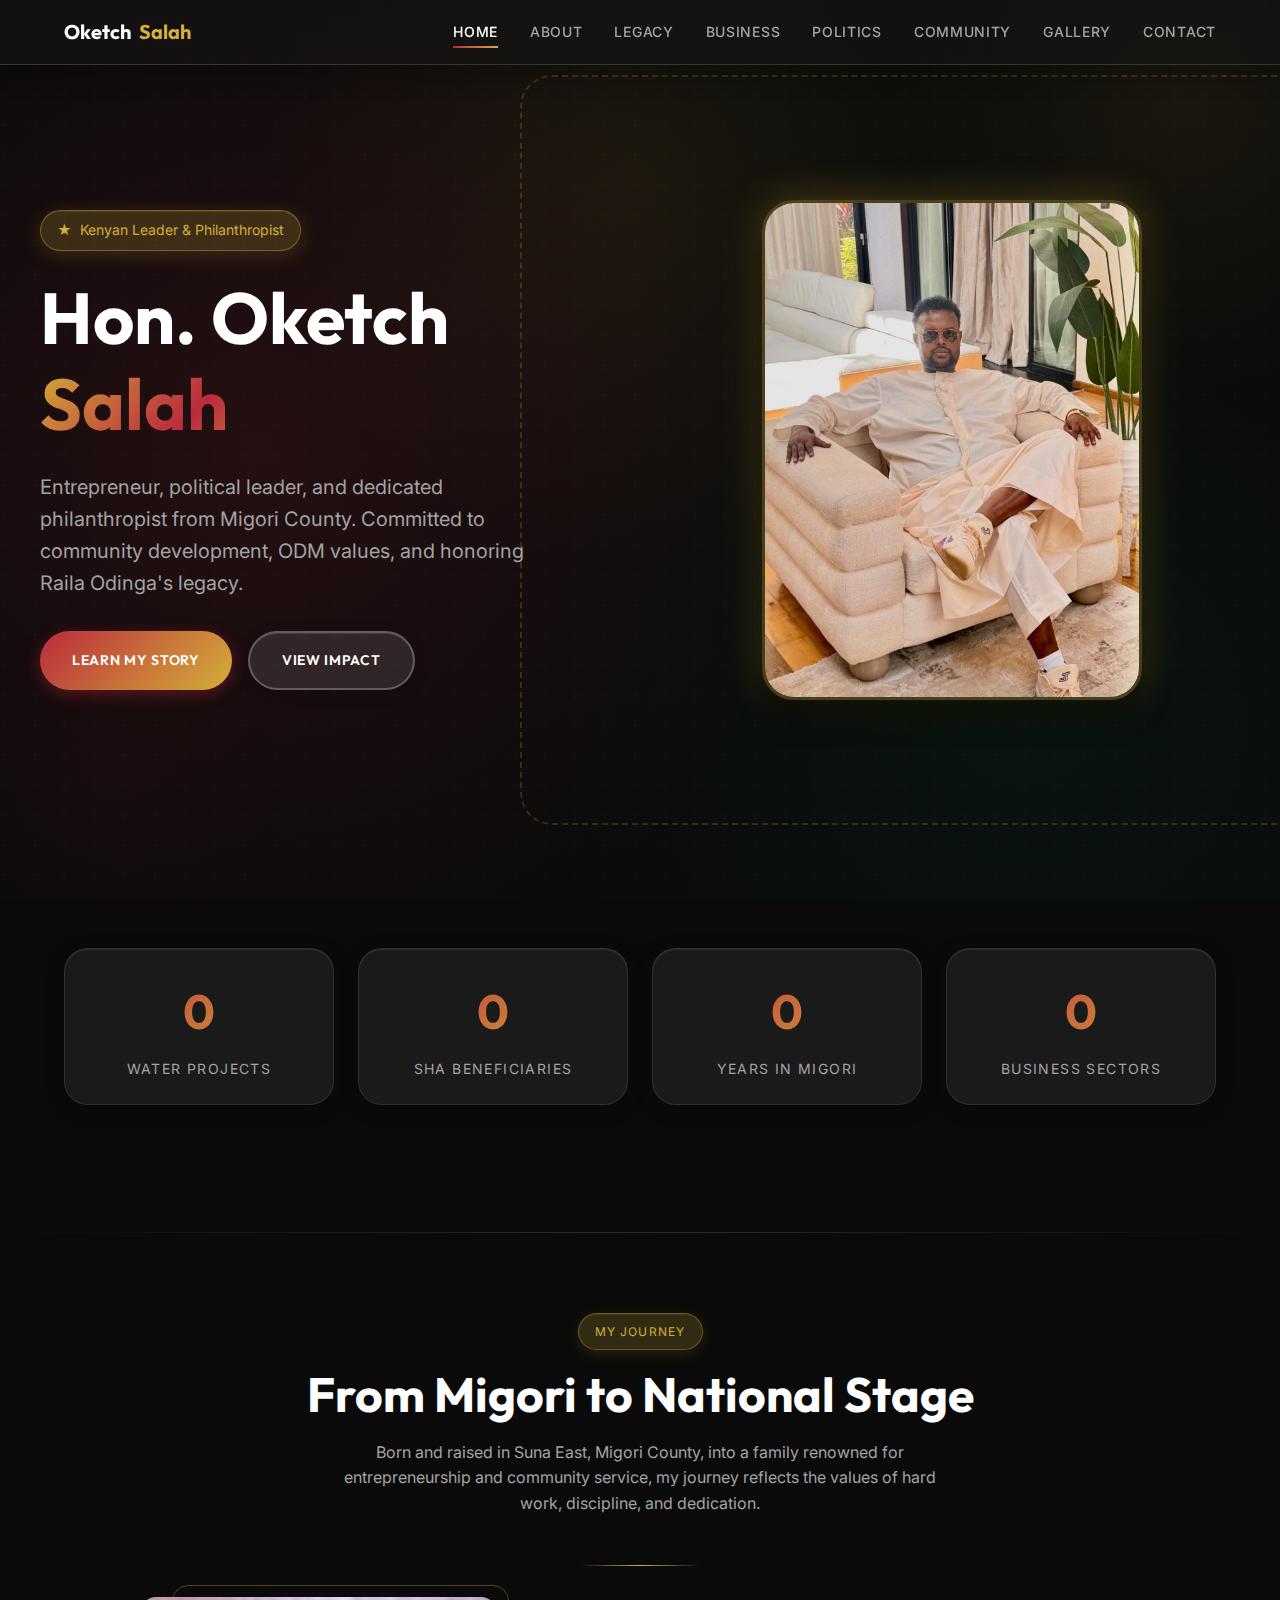
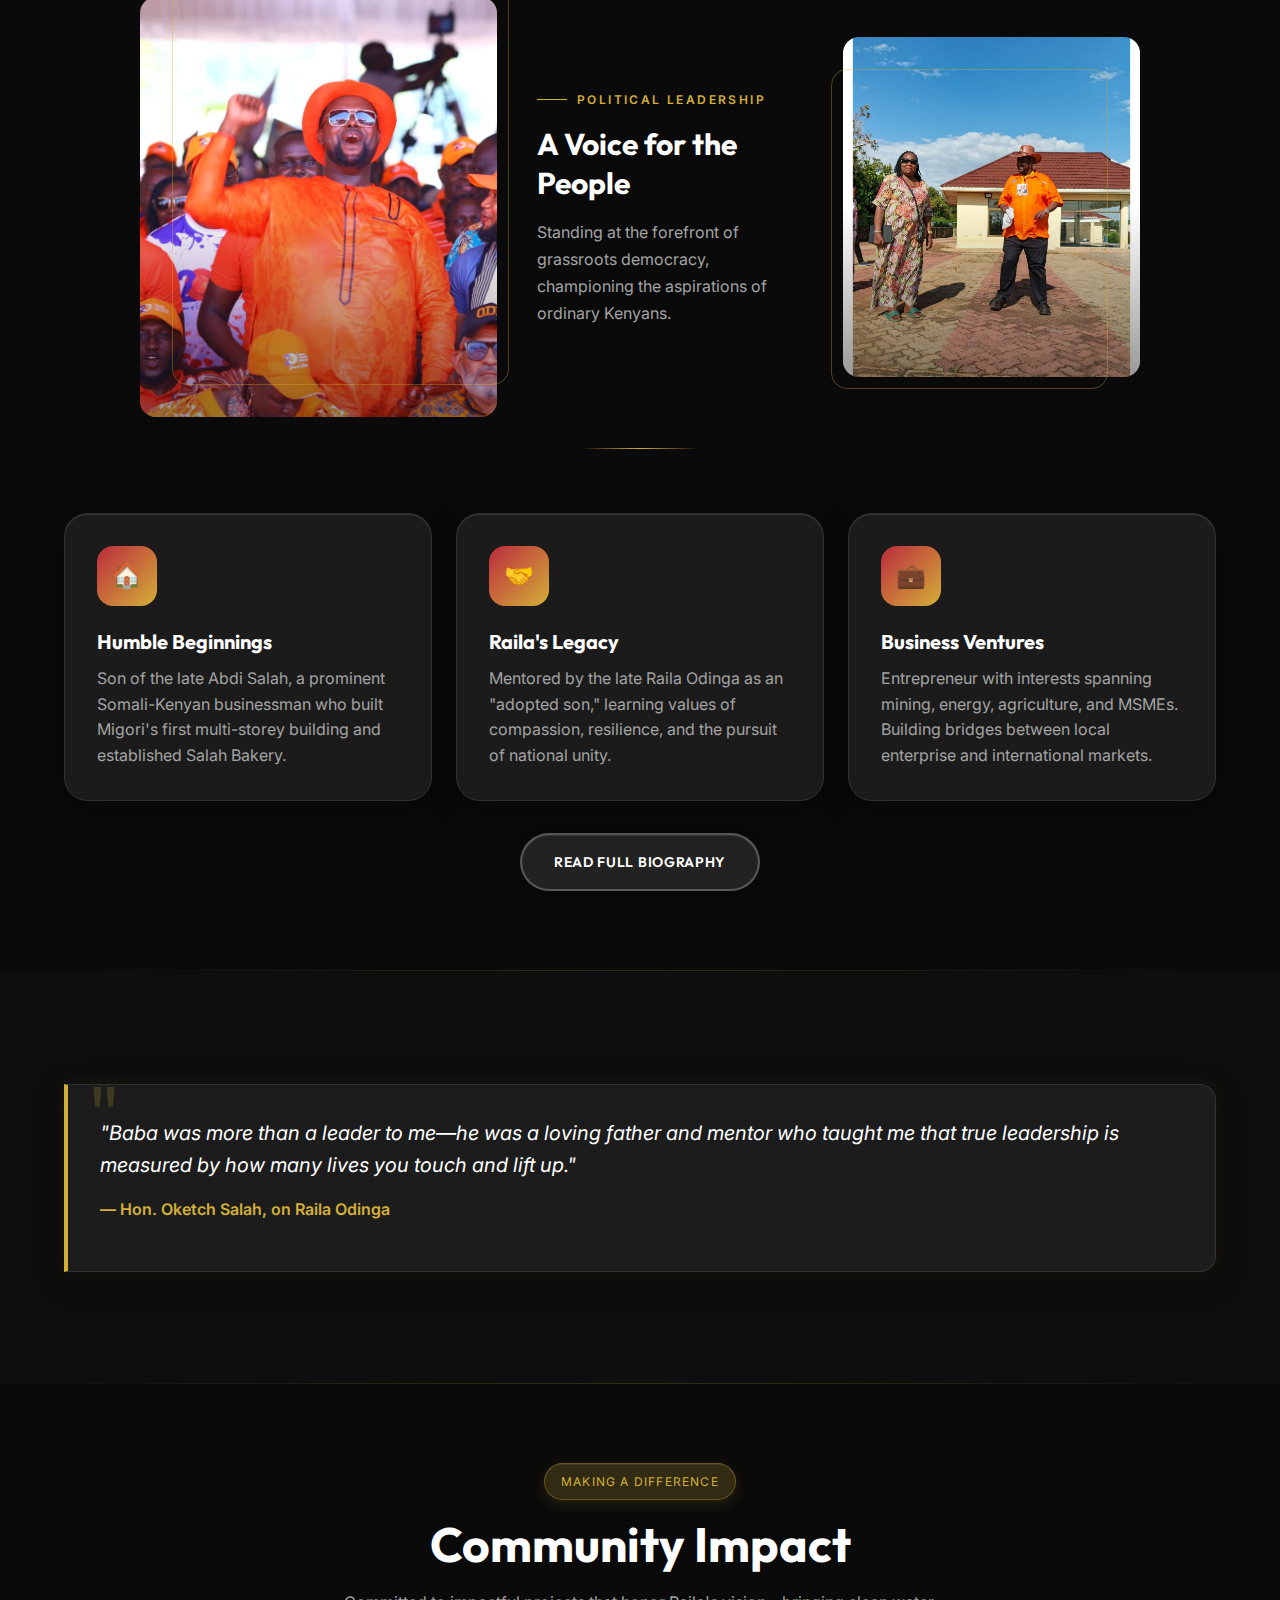
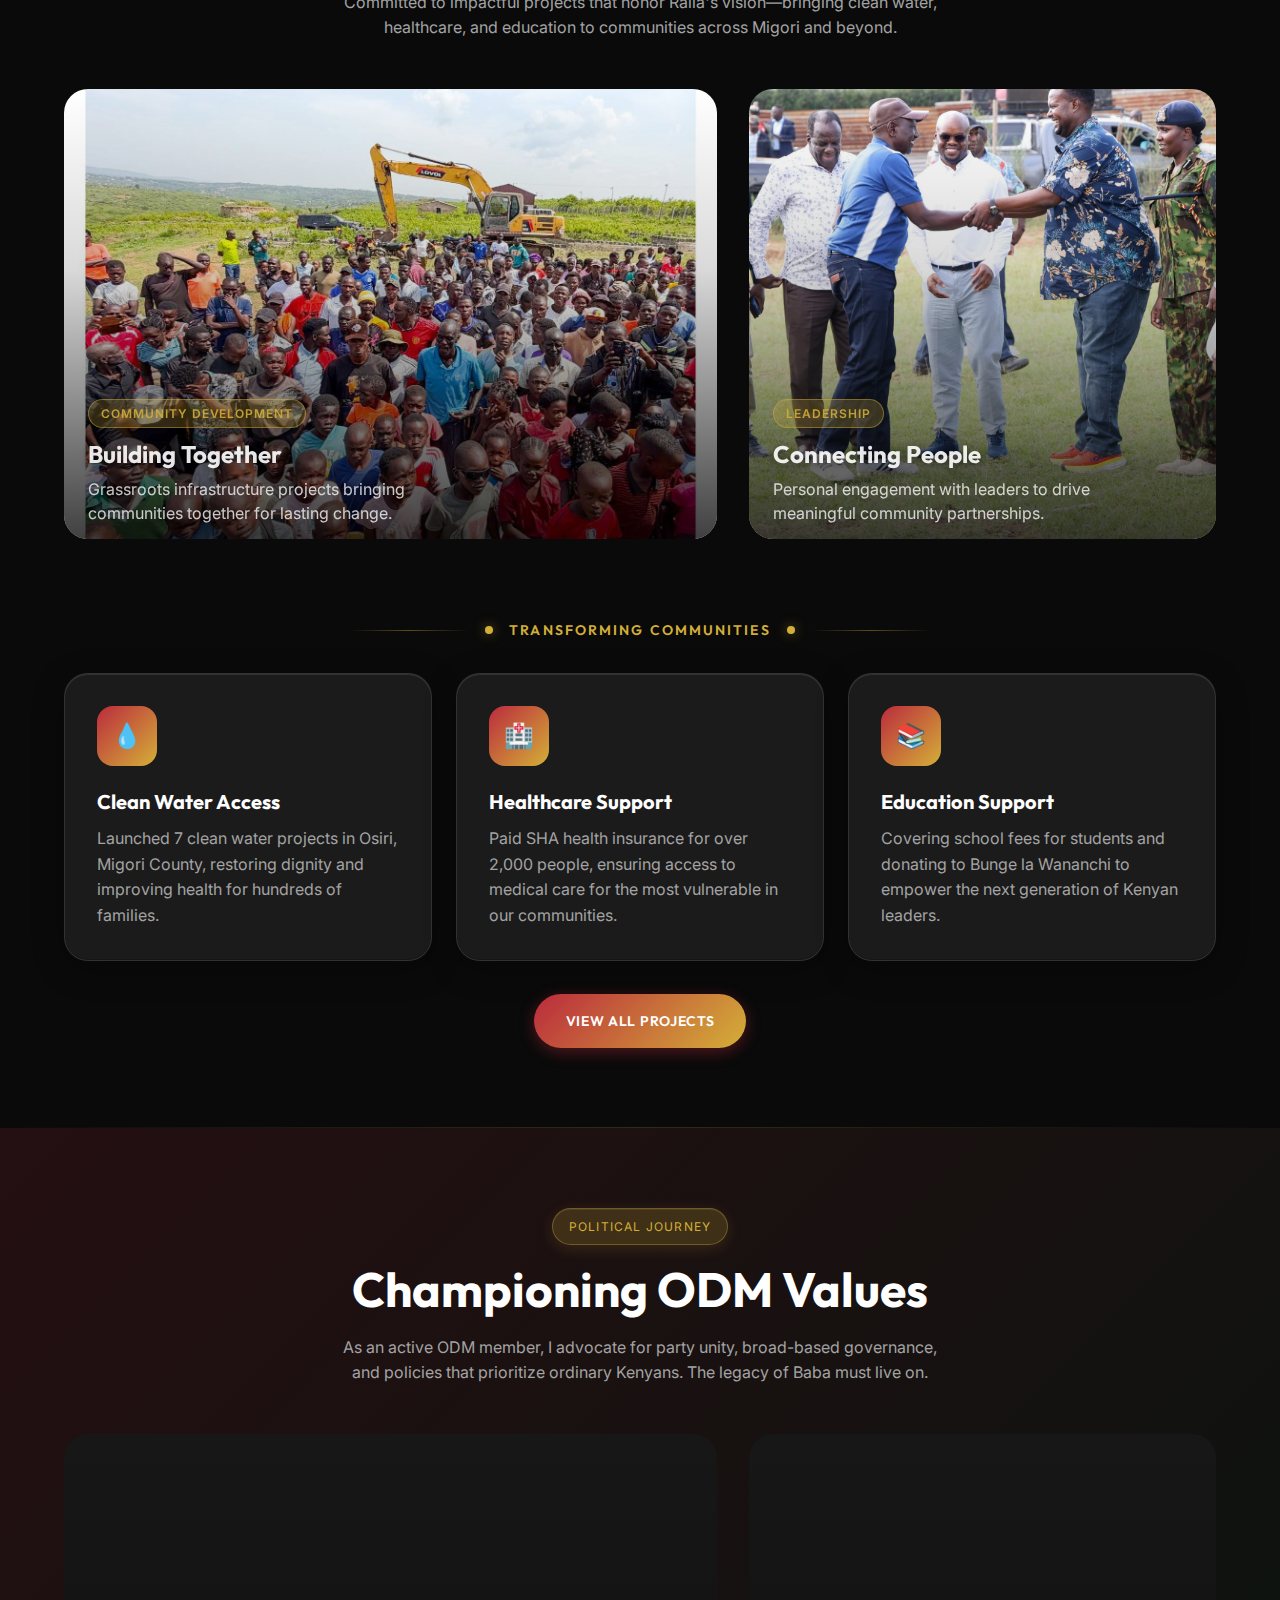
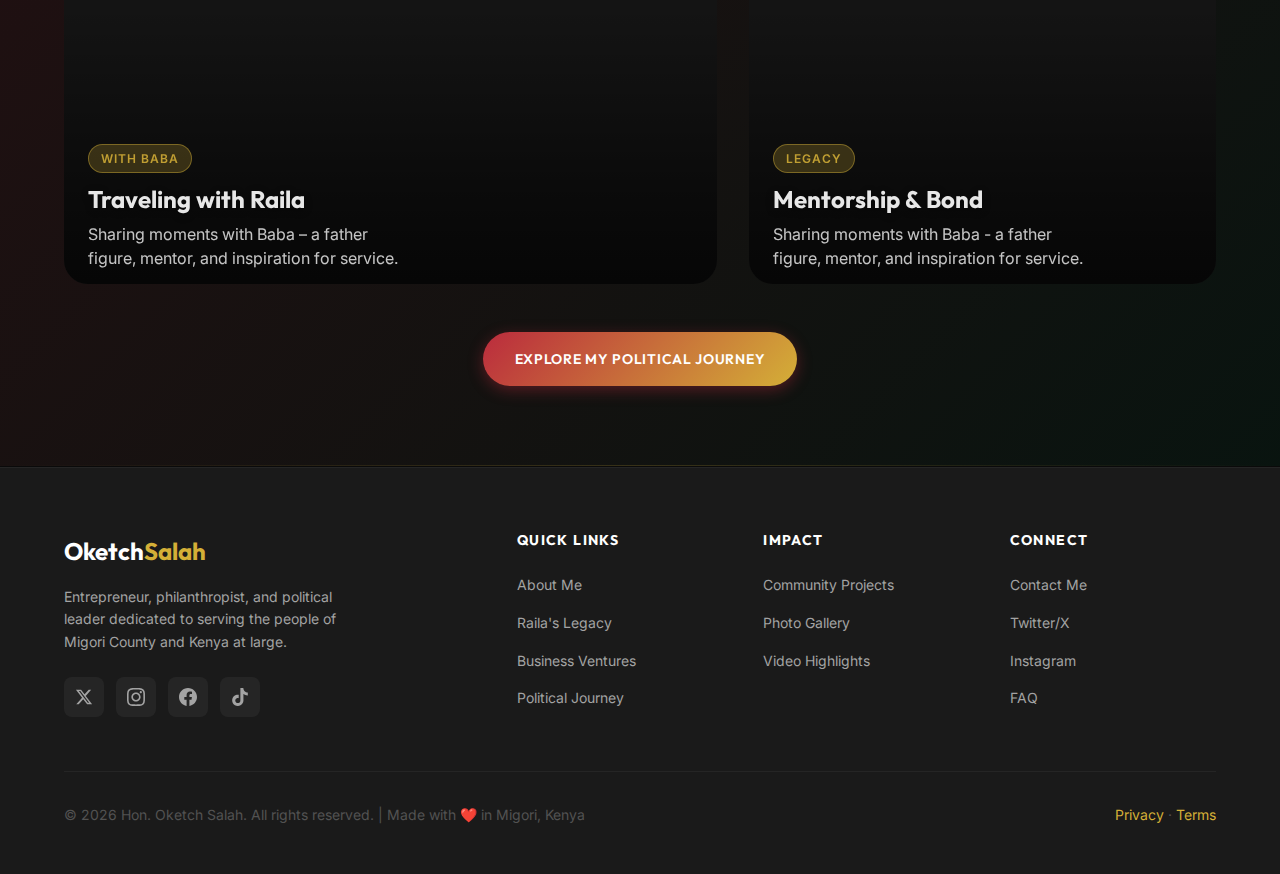
<file: index.html>
<!DOCTYPE html>
<html lang="en">

<head>
  <meta charset="UTF-8">
  <meta name="viewport" content="width=device-width, initial-scale=1.0">

  <!-- Primary Meta Tags -->
  <title>Hon. Oketch Salah | Entrepreneur • Leader • Philanthropist | Migori, Kenya</title>
  <meta name="title" content="Hon. Oketch Salah | Entrepreneur • Leader • Philanthropist | Migori, Kenya">
  <meta name="description"
    content="Hon. Oketch Salah - Kenyan entrepreneur, philanthropist, and ODM political leader from Migori County. Dedicated to community development, honoring Raila Odinga's legacy, and empowering Kenyan communities through water, healthcare, and education initiatives.">
  <meta name="keywords"
    content="Oketch Salah, Hon Oketch Salah, Oketch Salah Migori, Raila Odinga adopted son, Kenyan philanthropist, ODM leader, Migori politician, Kenya entrepreneur, Suna East, community development Kenya, SHA health insurance, water projects Migori">
  <meta name="author" content="Hon. Oketch Salah">
  <meta name="robots" content="index, follow">
  <meta name="language" content="English">
  <meta name="revisit-after" content="7 days">

  <!-- Canonical URL -->
  <link rel="canonical" href="https://oketchsalah.com/">

  <!-- Geo Tags -->
  <meta name="geo.region" content="KE-15">
  <meta name="geo.placename" content="Migori, Kenya">
  <meta name="geo.position" content="-1.0634;34.4731">
  <meta name="ICBM" content="-1.0634, 34.4731">

  <!-- Open Graph / Facebook -->
  <meta property="og:type" content="website">
  <meta property="og:url" content="https://oketchsalah.com/">
  <meta property="og:title" content="Hon. Oketch Salah - Entrepreneur, Leader, Philanthropist">
  <meta property="og:description"
    content="Dedicated Kenyan entrepreneur and ODM political leader committed to community development, healthcare access, and honoring Raila Odinga's legacy.">
  <meta property="og:image" content="https://oketchsalah.com/images/oketch-salah-og.jpg">
  <meta property="og:image:width" content="1200">
  <meta property="og:image:height" content="630">
  <meta property="og:image:alt" content="Hon. Oketch Salah - Kenyan Leader and Philanthropist">
  <meta property="og:site_name" content="Hon. Oketch Salah">
  <meta property="og:locale" content="en_KE">

  <!-- Twitter Card -->
  <meta name="twitter:card" content="summary_large_image">
  <meta name="twitter:site" content="@Oketch_Salah">
  <meta name="twitter:creator" content="@Oketch_Salah">
  <meta name="twitter:url" content="https://oketchsalah.com/">
  <meta name="twitter:title" content="Hon. Oketch Salah - Entrepreneur, Leader, Philanthropist">
  <meta name="twitter:description"
    content="Dedicated Kenyan entrepreneur and ODM political leader committed to community development and honoring Raila Odinga's legacy.">
  <meta name="twitter:image" content="https://oketchsalah.com/images/oketch-salah-og.jpg">
  <meta name="twitter:image:alt" content="Hon. Oketch Salah - Kenyan Leader">

  <!-- Theme Color -->
  <meta name="theme-color" content="#0a0a0a">
  <meta name="msapplication-TileColor" content="#d4af37">

  <!-- Favicon - Simple gold favicon -->
  <link rel="icon"
    href="data:image/svg+xml,<svg xmlns='http://www.w3.org/2000/svg' viewBox='0 0 100 100'><text y='.9em' font-size='90'>🌟</text></svg>">

  <!-- Preconnect for Performance -->
  <link rel="preconnect" href="https://fonts.googleapis.com">
  <link rel="preconnect" href="https://fonts.gstatic.com" crossorigin>
  <link rel="dns-prefetch" href="https://fonts.googleapis.com">

  <!-- Google Fonts -->
  <link
    href="https://fonts.googleapis.com/css2?family=Inter:wght@400;500;600&family=Outfit:wght@500;600;700;800&display=swap"
    rel="stylesheet">

  <!-- Styles -->
  <link rel="stylesheet" href="styles/main.css">

  <!-- JSON-LD Structured Data -->
  <script type="application/ld+json">
  {
    "@context": "https://schema.org",
    "@type": "Person",
    "name": "Hon. Oketch Salah",
    "alternateName": "Oketch Salah",
    "description": "Kenyan entrepreneur, philanthropist, and political leader from Migori County committed to community development and ODM values.",
    "url": "https://oketchsalah.com",
    "image": "https://oketchsalah.com/images/oketch-salah-hero.jpg",
    "sameAs": [
      "https://twitter.com/Oketch_Salah",
      "https://www.instagram.com/oketch_salah",
      "https://www.facebook.com/oketchsalah",
      "https://www.tiktok.com/@oketchsalah"
    ],
    "jobTitle": "Entrepreneur & Political Leader",
    "worksFor": {
      "@type": "PoliticalParty",
      "name": "Orange Democratic Movement (ODM)"
    },
    "address": {
      "@type": "PostalAddress",
      "addressLocality": "Migori",
      "addressRegion": "Migori County",
      "addressCountry": "KE"
    },
    "nationality": {
      "@type": "Country",
      "name": "Kenya"
    },
    "knowsLanguage": ["en", "sw", "luo", "so"],
    "alumniOf": "Ombo Primary School"
  }
  </script>

  <script type="application/ld+json">
  {
    "@context": "https://schema.org",
    "@type": "WebSite",
    "name": "Hon. Oketch Salah",
    "alternateName": "Oketch Salah Official",
    "url": "https://oketchsalah.com",
    "description": "Official website of Hon. Oketch Salah - Kenyan entrepreneur, philanthropist, and political leader",
    "publisher": {
      "@type": "Person",
      "name": "Hon. Oketch Salah"
    },
    "potentialAction": {
      "@type": "SearchAction",
      "target": "https://oketchsalah.com/?s={search_term_string}",
      "query-input": "required name=search_term_string"
    }
  }
  </script>
</head>

<body>
  <!-- Navigation -->
  <nav class="nav" id="navbar">
    <div class="container nav-container">
      <a href="index.html" class="nav-logo">
        Oketch<span>Salah</span>
      </a>

      <ul class="nav-links">
        <li><a href="index.html" class="active">Home</a></li>
        <li><a href="about.html">About</a></li>
        <li><a href="legacy.html">Legacy</a></li>
        <li><a href="business.html">Business</a></li>
        <li><a href="politics.html">Politics</a></li>
        <li><a href="community.html">Community</a></li>
        <li><a href="gallery.html">Gallery</a></li>
        <li><a href="contact.html">Contact</a></li>
      </ul>

      <button class="nav-toggle" id="navToggle" aria-label="Toggle menu">
        <span></span>
        <span></span>
        <span></span>
      </button>
    </div>
  </nav>

  <!-- Mobile Menu -->
  <div class="mobile-menu" id="mobileMenu">
    <a href="index.html">Home</a>
    <a href="about.html">About</a>
    <a href="legacy.html">Legacy</a>
    <a href="business.html">Business</a>
    <a href="politics.html">Politics</a>
    <a href="community.html">Community</a>
    <a href="gallery.html">Gallery</a>
    <a href="contact.html">Contact</a>
  </div>

  <!-- Hero Section -->
  <section class="hero" id="hero">
    <div class="hero-pattern"></div>
    <div class="container hero-container">
      <div class="hero-content">
        <div class="hero-badge">Kenyan Leader & Philanthropist</div>
        <h1 class="hero-title">Hon. Oketch<span> Salah</span></h1>
        <p class="hero-subtitle">
          Entrepreneur, political leader, and dedicated philanthropist from Migori County.
          Committed to community development, ODM values, and honoring Raila Odinga's legacy.
        </p>
        <div class="hero-buttons">
          <a href="about.html" class="btn btn-primary">Learn My Story</a>
          <a href="community.html" class="btn btn-outline">View Impact</a>
        </div>
      </div>

      <div class="hero-image">
        <div class="hero-decoration"></div>
        <div class="hero-image-wrapper">
          <img src="images/oketch-salah-hero.jpg" alt="Hon. Oketch Salah" class="hero-img">
        </div>
      </div>
    </div>
  </section>

  <!-- Stats Section -->
  <section class="section" style="padding-top: 0;">
    <div class="container">
      <div class="stats">
        <div class="stat-item">
          <div class="stat-value" data-count="7">0</div>
          <div class="stat-label">Water Projects</div>
        </div>
        <div class="stat-item">
          <div class="stat-value" data-count="2000">0</div>
          <div class="stat-label">SHA Beneficiaries</div>
        </div>
        <div class="stat-item">
          <div class="stat-value" data-count="40">0</div>
          <div class="stat-label">Years in Migori</div>
        </div>
        <div class="stat-item">
          <div class="stat-value" data-count="5">0</div>
          <div class="stat-label">Business Sectors</div>
        </div>
      </div>
    </div>
  </section>

  <!-- About Preview -->
  <section class="section">
    <div class="container">
      <div class="section-header">
        <span class="section-badge">My Journey</span>
        <h2 class="section-title">From Migori to National Stage</h2>
        <p class="section-subtitle">
          Born and raised in Suna East, Migori County, into a family renowned for entrepreneurship
          and community service, my journey reflects the values of hard work, discipline, and dedication.
        </p>
      </div>

      <!-- Editorial Photo Feature -->
      <div class="editorial-feature">
        <div class="editorial-accent-line"></div>

        <div class="editorial-grid">
          <div class="editorial-photo editorial-photo-primary">
            <div class="photo-frame">
              <img src="images/oketch-odm-rally-orange.jpg" alt="Hon. Oketch Salah at Political Rally" loading="lazy">
              <div class="photo-gradient"></div>
            </div>
            <div class="photo-accent"></div>
          </div>

          <div class="editorial-content">
            <span class="editorial-label">Political Leadership</span>
            <h3 class="editorial-heading">A Voice for the People</h3>
            <p class="editorial-text">Standing at the forefront of grassroots democracy, championing the aspirations of
              ordinary Kenyans.</p>
          </div>

          <div class="editorial-photo editorial-photo-secondary">
            <div class="photo-frame">
              <img src="images/oketch-orange-odm-attire.jpg" alt="Hon. Oketch Salah in Party Colors" loading="lazy">
              <div class="photo-gradient"></div>
            </div>
            <div class="photo-accent"></div>
          </div>
        </div>

        <div class="editorial-accent-line editorial-accent-bottom"></div>
      </div>

      <div class="cards-grid">
        <div class="card">
          <div class="card-icon">🏠</div>
          <h3 class="card-title">Humble Beginnings</h3>
          <p class="card-text">
            Son of the late Abdi Salah, a prominent Somali-Kenyan businessman who built Migori's
            first multi-storey building and established Salah Bakery.
          </p>
        </div>

        <div class="card">
          <div class="card-icon">🤝</div>
          <h3 class="card-title">Raila's Legacy</h3>
          <p class="card-text">
            Mentored by the late Raila Odinga as an "adopted son," learning values of compassion,
            resilience, and the pursuit of national unity.
          </p>
        </div>

        <div class="card">
          <div class="card-icon">💼</div>
          <h3 class="card-title">Business Ventures</h3>
          <p class="card-text">
            Entrepreneur with interests spanning mining, energy, agriculture, and MSMEs.
            Building bridges between local enterprise and international markets.
          </p>
        </div>
      </div>

      <div class="text-center mt-8">
        <a href="about.html" class="btn btn-outline">Read Full Biography</a>
      </div>
    </div>
  </section>

  <!-- Quote Section -->
  <section class="section" style="background: rgba(26,26,26,0.3);">
    <div class="container">
      <div class="quote-block">
        <p class="quote-text">
          "Baba was more than a leader to me—he was a loving father and mentor who taught me
          that true leadership is measured by how many lives you touch and lift up."
        </p>
        <p class="quote-author">— Hon. Oketch Salah, on Raila Odinga</p>
      </div>
    </div>
  </section>

  <!-- Impact Preview -->
  <section class="section">
    <div class="container">
      <div class="section-header">
        <span class="section-badge">Making a Difference</span>
        <h2 class="section-title">Community Impact</h2>
        <p class="section-subtitle">
          Committed to impactful projects that honor Raila's vision—bringing clean water,
          healthcare, and education to communities across Migori and beyond.
        </p>
      </div>

      <!-- Impact Visual Gallery -->
      <div class="impact-gallery">
        <!-- Main Feature Image -->
        <div class="impact-gallery-item impact-gallery-main">
          <div class="impact-gallery-image">
            <img src="images/impact-community-project.jpg" alt="Community Development Project with Local Residents"
              loading="lazy">
            <div class="impact-gallery-overlay"></div>
            <div class="impact-gallery-accent"></div>
          </div>
          <div class="impact-gallery-caption">
            <span class="caption-tag">Community Development</span>
            <h4 class="caption-title">Building Together</h4>
            <p class="caption-text">Grassroots infrastructure projects bringing communities together for lasting change.
            </p>
          </div>
        </div>

        <!-- Secondary Feature Image -->
        <div class="impact-gallery-item impact-gallery-secondary">
          <div class="impact-gallery-image">
            <img src="images/impact-leadership-handshake.jpg" alt="Hon. Oketch Salah Meeting with Community Leaders"
              loading="lazy">
            <div class="impact-gallery-overlay"></div>
            <div class="impact-gallery-accent"></div>
          </div>
          <div class="impact-gallery-caption">
            <span class="caption-tag">Leadership</span>
            <h4 class="caption-title">Connecting People</h4>
            <p class="caption-text">Personal engagement with leaders to drive meaningful community partnerships.</p>
          </div>
        </div>
      </div>

      <!-- Visual Connector -->
      <div class="impact-connector">
        <div class="connector-line"></div>
        <div class="connector-dot"></div>
        <span class="connector-label">Transforming Communities</span>
        <div class="connector-dot"></div>
        <div class="connector-line"></div>
      </div>

      <div class="cards-grid">
        <div class="card">
          <div class="card-icon">💧</div>
          <h3 class="card-title">Clean Water Access</h3>
          <p class="card-text">
            Launched 7 clean water projects in Osiri, Migori County, restoring dignity and
            improving health for hundreds of families.
          </p>
        </div>

        <div class="card">
          <div class="card-icon">🏥</div>
          <h3 class="card-title">Healthcare Support</h3>
          <p class="card-text">
            Paid SHA health insurance for over 2,000 people, ensuring access to medical care
            for the most vulnerable in our communities.
          </p>
        </div>

        <div class="card">
          <div class="card-icon">📚</div>
          <h3 class="card-title">Education Support</h3>
          <p class="card-text">
            Covering school fees for students and donating to Bunge la Wananchi to empower
            the next generation of Kenyan leaders.
          </p>
        </div>
      </div>

      <div class="text-center mt-8">
        <a href="community.html" class="btn btn-primary">View All Projects</a>
      </div>
    </div>
  </section>

  <!-- Political CTA -->
  <section class="section" style="background: linear-gradient(135deg, rgba(187,43,61,0.15), rgba(0,107,63,0.1));">
    <div class="container">
      <div class="section-header">
        <span class="section-badge">Political Journey</span>
        <h2 class="section-title">Championing ODM Values</h2>
        <p class="section-subtitle">
          As an active ODM member, I advocate for party unity, broad-based governance,
          and policies that prioritize ordinary Kenyans. The legacy of Baba must live on.
        </p>
      </div>

      <!-- Political Gallery -->
      <div class="impact-gallery">
        <!-- Image with Baba on Plane -->
        <div class="impact-gallery-item impact-gallery-main">
          <div class="impact-gallery-image">
            <img src="images/oketch-with-baba-on-plane.jpg" alt="Hon. Oketch Salah with Raila Odinga on Private Plane"
              loading="lazy">
            <div class="impact-gallery-overlay"></div>
            <div class="impact-gallery-accent"></div>
          </div>
          <div class="impact-gallery-caption">
            <span class="caption-tag">With Baba</span>
            <h4 class="caption-title">Traveling with Raila</h4>
            <p class="caption-text">Sharing moments with Baba – a father figure, mentor, and inspiration for service.
            </p>
          </div>
        </div>

        <!-- Dining with Baba -->
        <div class="impact-gallery-item impact-gallery-secondary">
          <div class="impact-gallery-image">
            <img src="images/oketch-dining-with-baba.jpg" alt="Hon. Oketch Salah Dining with Raila Odinga"
              loading="lazy">
            <div class="impact-gallery-overlay"></div>
            <div class="impact-gallery-accent"></div>
          </div>
          <div class="impact-gallery-caption">
            <span class="caption-tag">Legacy</span>
            <h4 class="caption-title">Mentorship & Bond</h4>
            <p class="caption-text">Sharing moments with Baba - a father figure, mentor, and inspiration for service.
            </p>
          </div>
        </div>
      </div>

      <div class="text-center mt-8">
        <a href="politics.html" class="btn btn-primary">Explore My Political Journey</a>
      </div>
    </div>
  </section>

  <!-- Footer -->
  <footer class="footer">
    <div class="container">
      <div class="footer-grid">
        <div class="footer-brand">
          <div class="footer-logo">Oketch<span>Salah</span></div>
          <p class="footer-desc">
            Entrepreneur, philanthropist, and political leader dedicated to serving the
            people of Migori County and Kenya at large.
          </p>
          <div class="social-links">
            <a href="https://twitter.com/Oketch_Salah" target="_blank" class="social-link" aria-label="Twitter/X">
              <svg width="18" height="18" viewBox="0 0 24 24" fill="currentColor">
                <path
                  d="M18.244 2.25h3.308l-7.227 8.26 8.502 11.24H16.17l-5.214-6.817L4.99 21.75H1.68l7.73-8.835L1.254 2.25H8.08l4.713 6.231zm-1.161 17.52h1.833L7.084 4.126H5.117z" />
              </svg>
            </a>
            <a href="https://www.instagram.com/oketch_salah" target="_blank" class="social-link" aria-label="Instagram">
              <svg width="18" height="18" viewBox="0 0 24 24" fill="currentColor">
                <path
                  d="M12 2.163c3.204 0 3.584.012 4.85.07 3.252.148 4.771 1.691 4.919 4.919.058 1.265.069 1.645.069 4.849 0 3.205-.012 3.584-.069 4.849-.149 3.225-1.664 4.771-4.919 4.919-1.266.058-1.644.07-4.85.07-3.204 0-3.584-.012-4.849-.07-3.26-.149-4.771-1.699-4.919-4.92-.058-1.265-.07-1.644-.07-4.849 0-3.204.013-3.583.07-4.849.149-3.227 1.664-4.771 4.919-4.919 1.266-.057 1.645-.069 4.849-.069zm0-2.163c-3.259 0-3.667.014-4.947.072-4.358.2-6.78 2.618-6.98 6.98-.059 1.281-.073 1.689-.073 4.948 0 3.259.014 3.668.072 4.948.2 4.358 2.618 6.78 6.98 6.98 1.281.058 1.689.072 4.948.072 3.259 0 3.668-.014 4.948-.072 4.354-.2 6.782-2.618 6.979-6.98.059-1.28.073-1.689.073-4.948 0-3.259-.014-3.667-.072-4.947-.196-4.354-2.617-6.78-6.979-6.98-1.281-.059-1.69-.073-4.949-.073zm0 5.838c-3.403 0-6.162 2.759-6.162 6.162s2.759 6.163 6.162 6.163 6.162-2.759 6.162-6.163c0-3.403-2.759-6.162-6.162-6.162zm0 10.162c-2.209 0-4-1.79-4-4 0-2.209 1.791-4 4-4s4 1.791 4 4c0 2.21-1.791 4-4 4zm6.406-11.845c-.796 0-1.441.645-1.441 1.44s.645 1.44 1.441 1.44c.795 0 1.439-.645 1.439-1.44s-.644-1.44-1.439-1.44z" />
              </svg>
            </a>
            <a href="https://www.facebook.com/oketchsalah" target="_blank" class="social-link" aria-label="Facebook">
              <svg width="18" height="18" viewBox="0 0 24 24" fill="currentColor">
                <path
                  d="M24 12.073c0-6.627-5.373-12-12-12s-12 5.373-12 12c0 5.99 4.388 10.954 10.125 11.854v-8.385H7.078v-3.47h3.047V9.43c0-3.007 1.792-4.669 4.533-4.669 1.312 0 2.686.235 2.686.235v2.953H15.83c-1.491 0-1.956.925-1.956 1.874v2.25h3.328l-.532 3.47h-2.796v8.385C19.612 23.027 24 18.062 24 12.073z" />
              </svg>
            </a>
            <a href="https://www.tiktok.com/@oketchsalah" target="_blank" class="social-link" aria-label="TikTok">
              <svg width="18" height="18" viewBox="0 0 24 24" fill="currentColor">
                <path
                  d="M12.525.02c1.31-.02 2.61-.01 3.91-.02.08 1.53.63 3.09 1.75 4.17 1.12 1.11 2.7 1.62 4.24 1.79v4.03c-1.44-.05-2.89-.35-4.2-.97-.57-.26-1.1-.59-1.62-.93-.01 2.92.01 5.84-.02 8.75-.08 1.4-.54 2.79-1.35 3.94-1.31 1.92-3.58 3.17-5.91 3.21-1.43.08-2.86-.31-4.08-1.03-2.02-1.19-3.44-3.37-3.65-5.71-.02-.5-.03-1-.01-1.49.18-1.9 1.12-3.72 2.58-4.96 1.66-1.44 3.98-2.13 6.15-1.72.02 1.48-.04 2.96-.04 4.44-.99-.32-2.15-.23-3.02.37-.63.41-1.11 1.04-1.36 1.75-.21.51-.15 1.07-.14 1.61.24 1.64 1.82 3.02 3.5 2.87 1.12-.01 2.19-.66 2.77-1.61.19-.33.4-.67.41-1.06.1-1.79.06-3.57.07-5.36.01-4.03-.01-8.05.02-12.07z" />
              </svg>
            </a>
          </div>
        </div>

        <div>
          <h4 class="footer-title">Quick Links</h4>
          <ul class="footer-links">
            <li><a href="about.html">About Me</a></li>
            <li><a href="legacy.html">Raila's Legacy</a></li>
            <li><a href="business.html">Business Ventures</a></li>
            <li><a href="politics.html">Political Journey</a></li>
          </ul>
        </div>

        <div>
          <h4 class="footer-title">Impact</h4>
          <ul class="footer-links">
            <li><a href="community.html">Community Projects</a></li>
            <li><a href="gallery.html">Photo Gallery</a></li>
            <li><a href="gallery.html#videos">Video Highlights</a></li>
          </ul>
        </div>

        <div>
          <h4 class="footer-title">Connect</h4>
          <ul class="footer-links">
            <li><a href="contact.html">Contact Me</a></li>
            <li><a href="https://twitter.com/Oketch_Salah" target="_blank">Twitter/X</a></li>
            <li><a href="https://www.instagram.com/oketch_salah" target="_blank">Instagram</a></li>
            <li><a href="contact.html#faq">FAQ</a></li>
          </ul>
        </div>
      </div>

      <div class="footer-bottom">
        <p class="footer-copyright">
          &copy; 2026 Hon. Oketch Salah. All rights reserved. | Made with ❤️ in Migori, Kenya
        </p>
        <p class="footer-copyright">
          <a href="contact.html#faq">Privacy</a> · <a href="contact.html#faq">Terms</a>
        </p>
      </div>
    </div>
  </footer>

  <script src="scripts/main.js"></script>
</body>

</html>
</file>
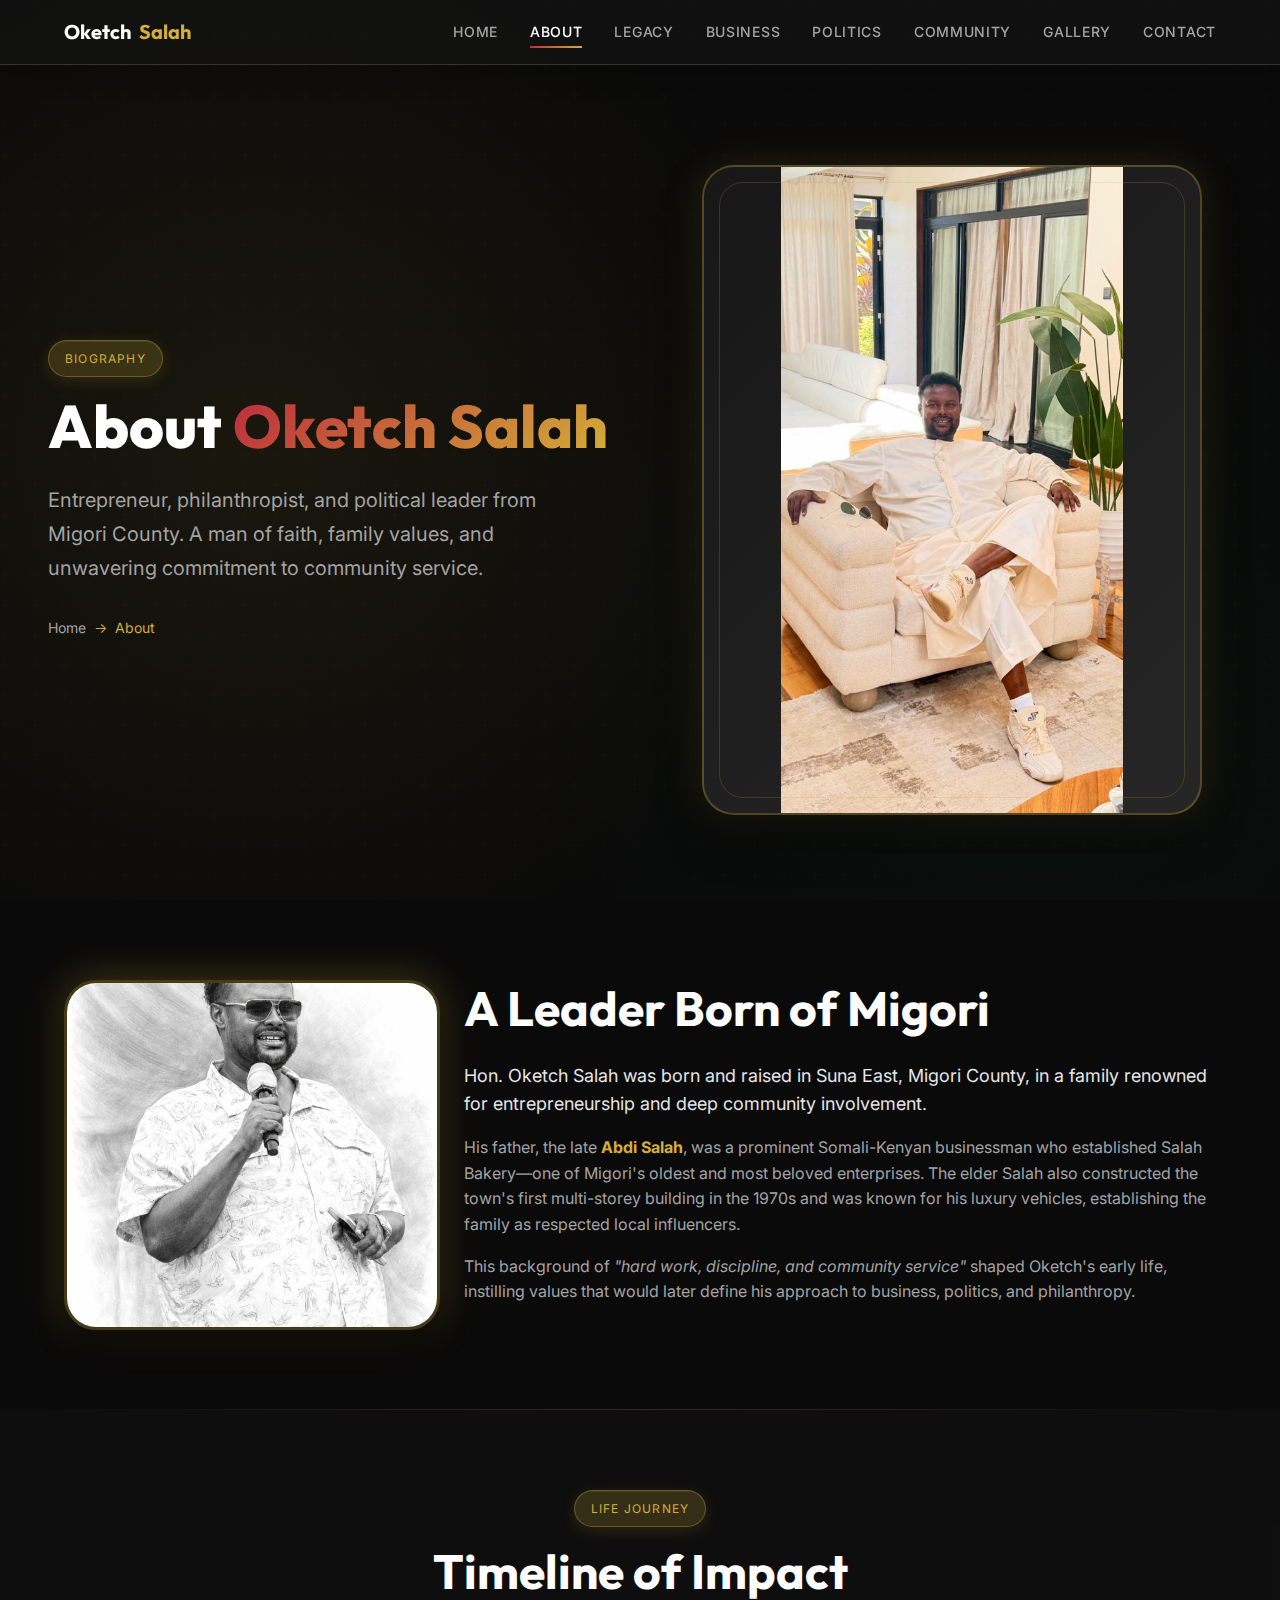
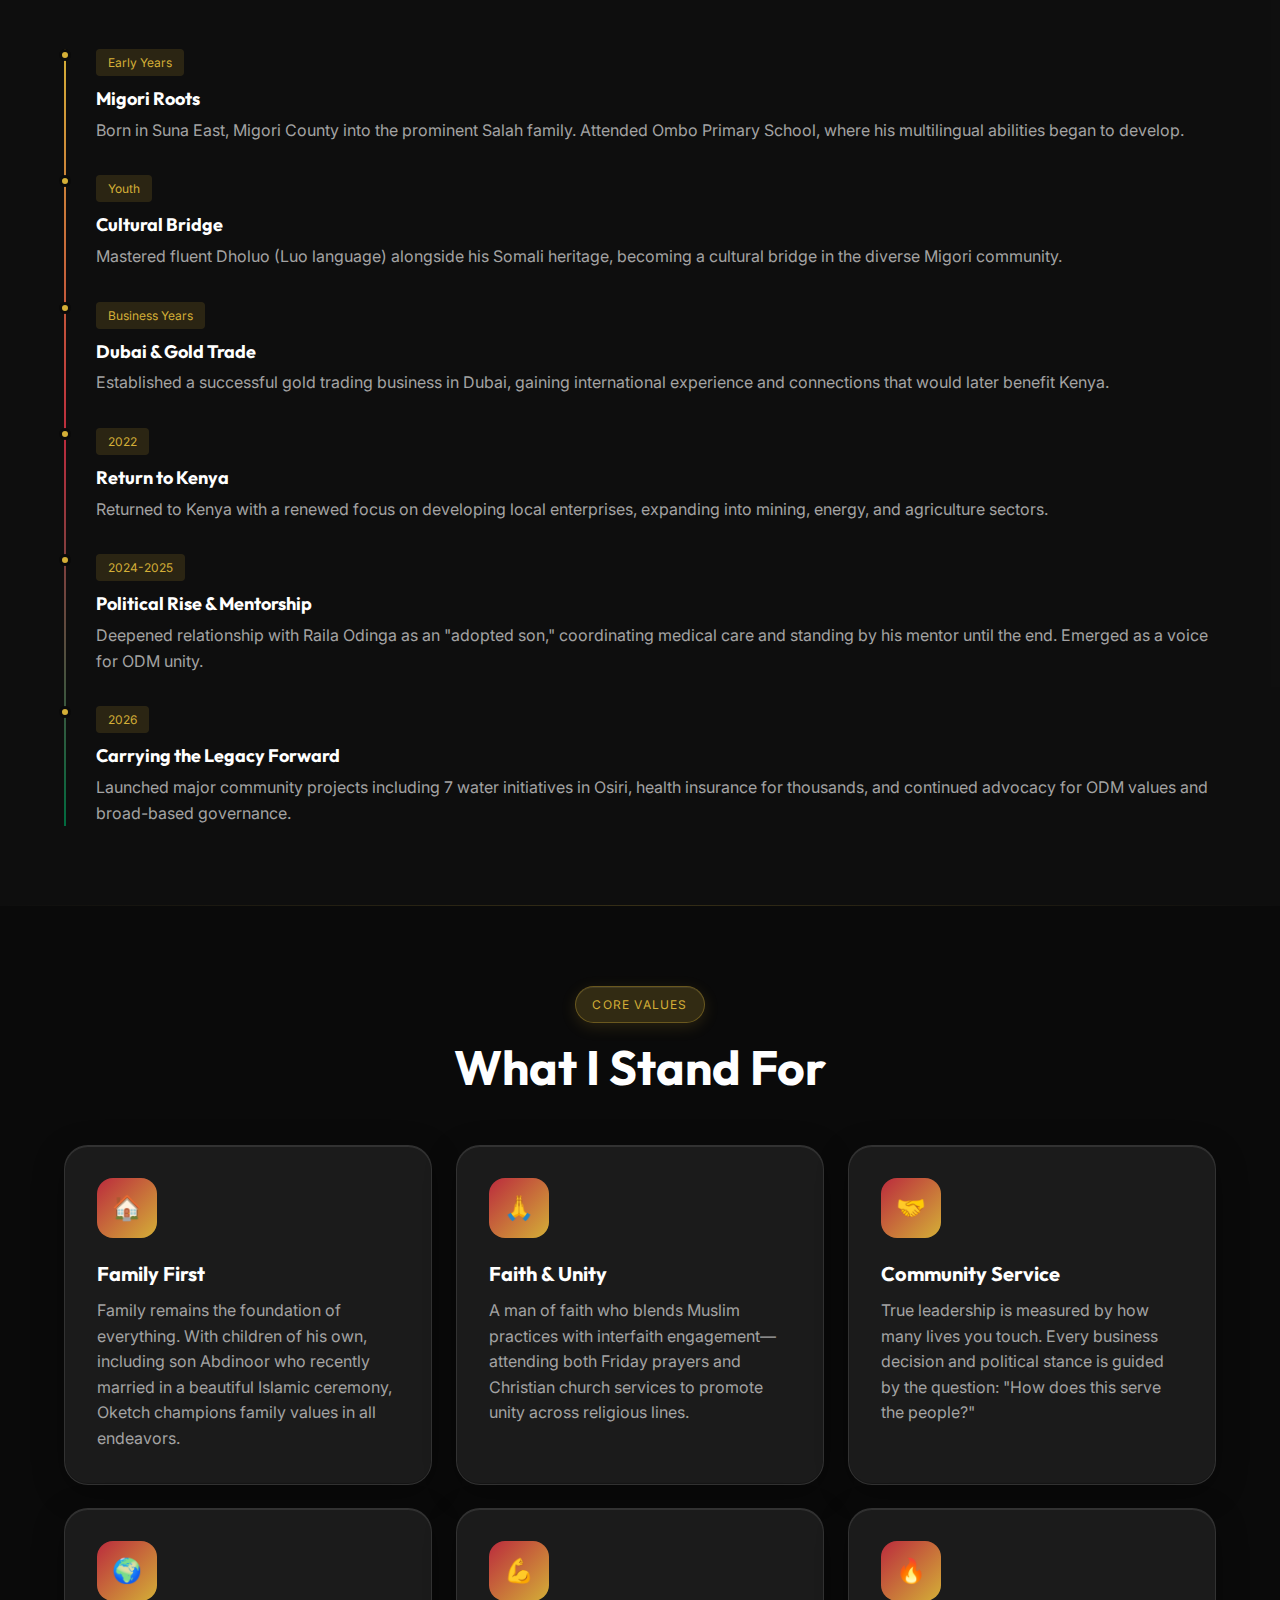
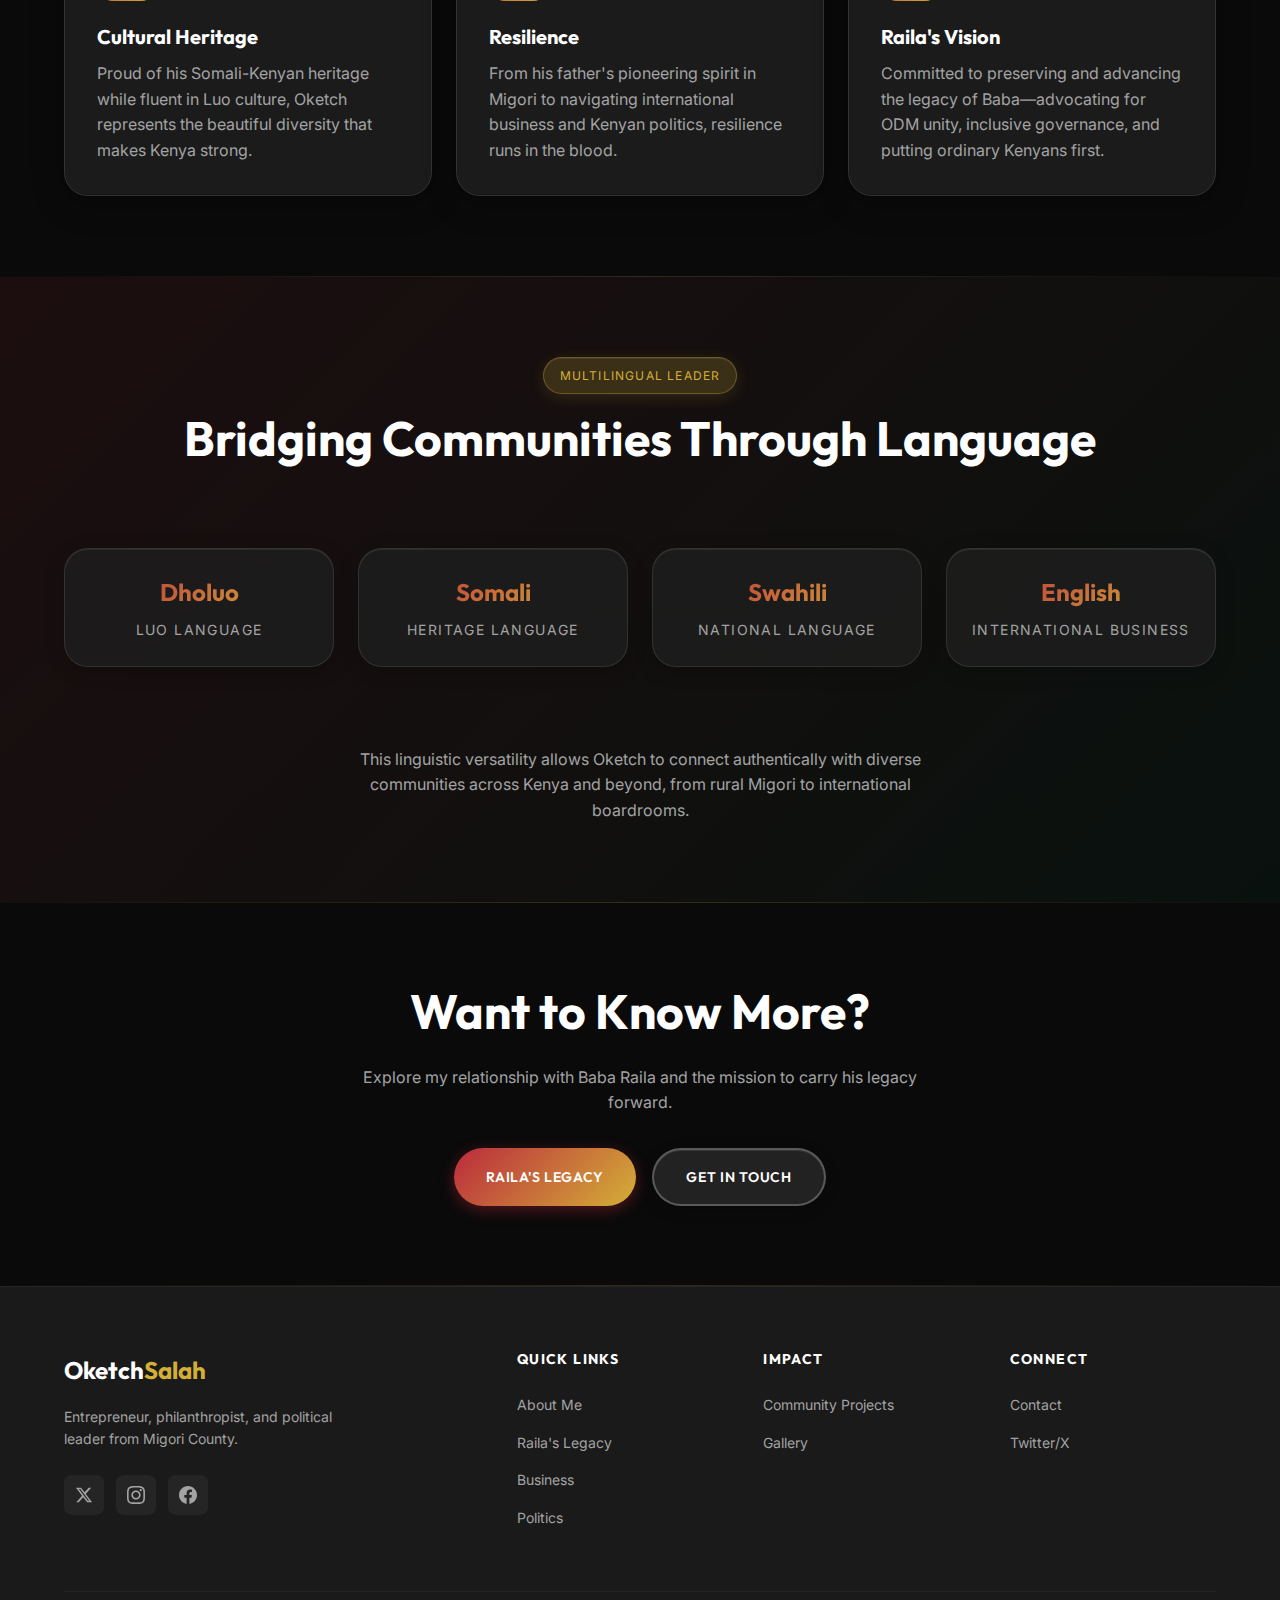
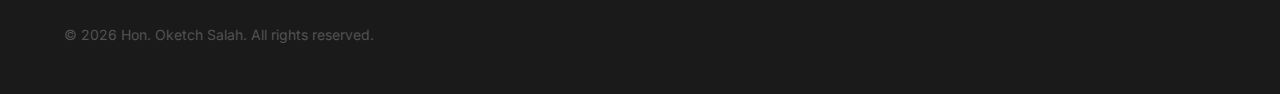
<file: about.html>
<!DOCTYPE html>
<html lang="en">

<head>
    <meta charset="UTF-8">
    <meta name="viewport" content="width=device-width, initial-scale=1.0">

    <!-- Primary Meta Tags -->
    <title>About Hon. Oketch Salah | Biography & Journey | Migori, Kenya</title>
    <meta name="title" content="About Hon. Oketch Salah | Biography & Journey | Migori, Kenya">
    <meta name="description"
        content="Learn about Hon. Oketch Salah's inspiring journey from Migori County roots to becoming a respected Kenyan entrepreneur, philanthropist, and ODM political leader. Son of the late Abdi Salah.">
    <meta name="keywords"
        content="Oketch Salah biography, Oketch Salah story, Migori County leader, Abdi Salah son, Somali-Kenyan entrepreneur, Suna East, Salah Bakery Migori, multilingual leader Kenya">
    <meta name="author" content="Hon. Oketch Salah">
    <meta name="robots" content="index, follow">

    <!-- Canonical URL -->
    <link rel="canonical" href="https://oketchsalah.com/about.html">

    <!-- Open Graph / Facebook -->
    <meta property="og:type" content="profile">
    <meta property="og:url" content="https://oketchsalah.com/about.html">
    <meta property="og:title" content="About Hon. Oketch Salah - Biography & Journey">
    <meta property="og:description"
        content="Learn about Hon. Oketch Salah's inspiring journey from Migori County to becoming a respected Kenyan leader.">
    <meta property="og:image" content="https://oketchsalah.com/images/oketch-salah-about.jpg">
    <meta property="og:site_name" content="Hon. Oketch Salah">
    <meta property="og:locale" content="en_KE">

    <!-- Twitter Card -->
    <meta name="twitter:card" content="summary_large_image">
    <meta name="twitter:site" content="@Oketch_Salah">
    <meta name="twitter:title" content="About Hon. Oketch Salah - Biography & Journey">
    <meta name="twitter:description"
        content="Learn about Hon. Oketch Salah's inspiring journey from Migori County to becoming a respected Kenyan leader.">
    <meta name="twitter:image" content="https://oketchsalah.com/images/oketch-salah-about.jpg">

    <!-- Theme Color -->
    <meta name="theme-color" content="#0a0a0a">

    <!-- Preconnect -->
    <link rel="preconnect" href="https://fonts.googleapis.com">
    <link rel="preconnect" href="https://fonts.gstatic.com" crossorigin>
    <link
        href="https://fonts.googleapis.com/css2?family=Inter:wght@400;500;600&family=Outfit:wght@500;600;700;800&display=swap"
        rel="stylesheet">
    <link rel="stylesheet" href="styles/main.css">

    <!-- Breadcrumb JSON-LD -->
    <script type="application/ld+json">
    {
      "@context": "https://schema.org",
      "@type": "BreadcrumbList",
      "itemListElement": [{
        "@type": "ListItem",
        "position": 1,
        "name": "Home",
        "item": "https://oketchsalah.com/"
      },{
        "@type": "ListItem",
        "position": 2,
        "name": "About",
        "item": "https://oketchsalah.com/about.html"
      }]
    }
    </script>
</head>

<body>
    <!-- Navigation -->
    <nav class="nav" id="navbar">
        <div class="container nav-container">
            <a href="index.html" class="nav-logo">Oketch<span>Salah</span></a>
            <ul class="nav-links">
                <li><a href="index.html">Home</a></li>
                <li><a href="about.html" class="active">About</a></li>
                <li><a href="legacy.html">Legacy</a></li>
                <li><a href="business.html">Business</a></li>
                <li><a href="politics.html">Politics</a></li>
                <li><a href="community.html">Community</a></li>
                <li><a href="gallery.html">Gallery</a></li>
                <li><a href="contact.html">Contact</a></li>
            </ul>
            <button class="nav-toggle" id="navToggle" aria-label="Toggle menu">
                <span></span><span></span><span></span>
            </button>
        </div>
    </nav>

    <div class="mobile-menu" id="mobileMenu">
        <a href="index.html">Home</a>
        <a href="about.html">About</a>
        <a href="legacy.html">Legacy</a>
        <a href="business.html">Business</a>
        <a href="politics.html">Politics</a>
        <a href="community.html">Community</a>
        <a href="gallery.html">Gallery</a>
        <a href="contact.html">Contact</a>
    </div>

    <!-- Hero Section with Full Portrait -->
    <section class="about-hero">
        <div class="about-hero-pattern"></div>
        <div class="container about-hero-container">
            <!-- Text Content -->
            <div class="about-hero-content">
                <span class="section-badge">Biography</span>
                <h1 class="about-hero-title">About <span>Oketch Salah</span></h1>
                <p class="about-hero-subtitle">
                    Entrepreneur, philanthropist, and political leader from Migori County.
                    A man of faith, family values, and unwavering commitment to community service.
                </p>
                <nav class="page-breadcrumb" style="justify-content: flex-start;">
                    <a href="index.html">Home</a>
                    <span>→</span>
                    <span>About</span>
                </nav>
            </div>

            <!-- Full Portrait Image -->
            <div class="about-hero-image">
                <div class="about-hero-image-frame">
                    <img src="images/salah-portrait.jpg" alt="Hon. Oketch Salah - Full Portrait">
                    <div class="about-hero-image-accent"></div>
                </div>
            </div>
        </div>
    </section>

    <!-- Bio Intro -->
    <section class="section">
        <div class="container">
            <div class="cards-grid" style="grid-template-columns: 1fr 2fr;">
                <div class="reveal">
                    <div class="hero-image-wrapper" style="width: 100%; height: 350px;">
                        <img src="images/oketch-salah-about.jpg" alt="Hon. Oketch Salah"
                            style="width: 100%; height: 100%; object-fit: cover; border-radius: var(--radius-lg);"
                            loading="lazy">
                    </div>
                </div>
                <div class="reveal">
                    <h2 style="margin-bottom: var(--space-6);">A Leader Born of Migori</h2>
                    <p style="font-size: var(--text-lg); color: var(--color-gray-200); margin-bottom: var(--space-4);">
                        Hon. Oketch Salah was born and raised in Suna East, Migori County, in a family renowned
                        for entrepreneurship and deep community involvement.
                    </p>
                    <p>
                        His father, the late <strong class="text-gold">Abdi Salah</strong>, was a prominent
                        Somali-Kenyan
                        businessman who established Salah Bakery—one of Migori's oldest and most beloved enterprises.
                        The elder Salah also constructed the town's first multi-storey building in the 1970s and was
                        known for his luxury vehicles, establishing the family as respected local influencers.
                    </p>
                    <p>
                        This background of <em>"hard work, discipline, and community service"</em> shaped Oketch's
                        early life, instilling values that would later define his approach to business, politics,
                        and philanthropy.
                    </p>
                </div>
            </div>
        </div>
    </section>

    <!-- Timeline Section -->
    <section class="section" style="background: rgba(26,26,26,0.3);">
        <div class="container">
            <div class="section-header">
                <span class="section-badge">Life Journey</span>
                <h2 class="section-title">Timeline of Impact</h2>
            </div>

            <div class="timeline">
                <div class="timeline-item">
                    <span class="timeline-date">Early Years</span>
                    <h3 class="timeline-title">Migori Roots</h3>
                    <p class="timeline-text">
                        Born in Suna East, Migori County into the prominent Salah family. Attended Ombo Primary School,
                        where his multilingual abilities began to develop.
                    </p>
                </div>

                <div class="timeline-item">
                    <span class="timeline-date">Youth</span>
                    <h3 class="timeline-title">Cultural Bridge</h3>
                    <p class="timeline-text">
                        Mastered fluent Dholuo (Luo language) alongside his Somali heritage, becoming a cultural bridge
                        in the diverse Migori community.
                    </p>
                </div>

                <div class="timeline-item">
                    <span class="timeline-date">Business Years</span>
                    <h3 class="timeline-title">Dubai & Gold Trade</h3>
                    <p class="timeline-text">
                        Established a successful gold trading business in Dubai, gaining international experience and
                        connections that would later benefit Kenya.
                    </p>
                </div>

                <div class="timeline-item">
                    <span class="timeline-date">2022</span>
                    <h3 class="timeline-title">Return to Kenya</h3>
                    <p class="timeline-text">
                        Returned to Kenya with a renewed focus on developing local enterprises, expanding into mining,
                        energy, and agriculture sectors.
                    </p>
                </div>

                <div class="timeline-item">
                    <span class="timeline-date">2024-2025</span>
                    <h3 class="timeline-title">Political Rise & Mentorship</h3>
                    <p class="timeline-text">
                        Deepened relationship with Raila Odinga as an "adopted son," coordinating medical care and
                        standing by his mentor until the end. Emerged as a voice for ODM unity.
                    </p>
                </div>

                <div class="timeline-item">
                    <span class="timeline-date">2026</span>
                    <h3 class="timeline-title">Carrying the Legacy Forward</h3>
                    <p class="timeline-text">
                        Launched major community projects including 7 water initiatives in Osiri, health insurance for
                        thousands, and continued advocacy for ODM values and broad-based governance.
                    </p>
                </div>
            </div>
        </div>
    </section>

    <!-- Values Section -->
    <section class="section">
        <div class="container">
            <div class="section-header">
                <span class="section-badge">Core Values</span>
                <h2 class="section-title">What I Stand For</h2>
            </div>

            <div class="cards-grid">
                <div class="card">
                    <div class="card-icon">🏠</div>
                    <h3 class="card-title">Family First</h3>
                    <p class="card-text">
                        Family remains the foundation of everything. With children of his own, including son Abdinoor
                        who recently married in a beautiful Islamic ceremony, Oketch champions family values in all
                        endeavors.
                    </p>
                </div>

                <div class="card">
                    <div class="card-icon">🙏</div>
                    <h3 class="card-title">Faith & Unity</h3>
                    <p class="card-text">
                        A man of faith who blends Muslim practices with interfaith engagement—attending both Friday
                        prayers and Christian church services to promote unity across religious lines.
                    </p>
                </div>

                <div class="card">
                    <div class="card-icon">🤝</div>
                    <h3 class="card-title">Community Service</h3>
                    <p class="card-text">
                        True leadership is measured by how many lives you touch. Every business decision and political
                        stance is guided by the question: "How does this serve the people?"
                    </p>
                </div>

                <div class="card">
                    <div class="card-icon">🌍</div>
                    <h3 class="card-title">Cultural Heritage</h3>
                    <p class="card-text">
                        Proud of his Somali-Kenyan heritage while fluent in Luo culture, Oketch represents the beautiful
                        diversity that makes Kenya strong.
                    </p>
                </div>

                <div class="card">
                    <div class="card-icon">💪</div>
                    <h3 class="card-title">Resilience</h3>
                    <p class="card-text">
                        From his father's pioneering spirit in Migori to navigating international business and Kenyan
                        politics, resilience runs in the blood.
                    </p>
                </div>

                <div class="card">
                    <div class="card-icon">🔥</div>
                    <h3 class="card-title">Raila's Vision</h3>
                    <p class="card-text">
                        Committed to preserving and advancing the legacy of Baba—advocating for ODM unity, inclusive
                        governance, and putting ordinary Kenyans first.
                    </p>
                </div>
            </div>
        </div>
    </section>

    <!-- Languages Section -->
    <section class="section" style="background: linear-gradient(135deg, rgba(187,43,61,0.1), rgba(0,107,63,0.08));">
        <div class="container">
            <div class="text-center">
                <span class="section-badge">Multilingual Leader</span>
                <h2 class="section-title" style="margin-bottom: var(--space-8);">Bridging Communities Through Language
                </h2>

                <div class="stats">
                    <div class="stat-item">
                        <div class="stat-value" style="font-size: var(--text-2xl);">Dholuo</div>
                        <div class="stat-label">Luo Language</div>
                    </div>
                    <div class="stat-item">
                        <div class="stat-value" style="font-size: var(--text-2xl);">Somali</div>
                        <div class="stat-label">Heritage Language</div>
                    </div>
                    <div class="stat-item">
                        <div class="stat-value" style="font-size: var(--text-2xl);">Swahili</div>
                        <div class="stat-label">National Language</div>
                    </div>
                    <div class="stat-item">
                        <div class="stat-value" style="font-size: var(--text-2xl);">English</div>
                        <div class="stat-label">International Business</div>
                    </div>
                </div>

                <p class="section-subtitle" style="margin-top: var(--space-8);">
                    This linguistic versatility allows Oketch to connect authentically with diverse communities
                    across Kenya and beyond, from rural Migori to international boardrooms.
                </p>
            </div>
        </div>
    </section>

    <!-- CTA Section -->
    <section class="section">
        <div class="container text-center">
            <h2 class="section-title" style="margin-bottom: var(--space-6);">Want to Know More?</h2>
            <p class="section-subtitle" style="margin-bottom: var(--space-8);">
                Explore my relationship with Baba Raila and the mission to carry his legacy forward.
            </p>
            <div style="display: flex; gap: var(--space-4); justify-content: center; flex-wrap: wrap;">
                <a href="legacy.html" class="btn btn-primary">Raila's Legacy</a>
                <a href="contact.html" class="btn btn-outline">Get in Touch</a>
            </div>
        </div>
    </section>

    <!-- Footer -->
    <footer class="footer">
        <div class="container">
            <div class="footer-grid">
                <div class="footer-brand">
                    <div class="footer-logo">Oketch<span>Salah</span></div>
                    <p class="footer-desc">Entrepreneur, philanthropist, and political leader from Migori County.</p>
                    <div class="social-links">
                        <a href="https://twitter.com/Oketch_Salah" target="_blank" class="social-link"
                            aria-label="Twitter/X">
                            <svg width="18" height="18" viewBox="0 0 24 24" fill="currentColor">
                                <path
                                    d="M18.244 2.25h3.308l-7.227 8.26 8.502 11.24H16.17l-5.214-6.817L4.99 21.75H1.68l7.73-8.835L1.254 2.25H8.08l4.713 6.231zm-1.161 17.52h1.833L7.084 4.126H5.117z" />
                            </svg>
                        </a>
                        <a href="https://www.instagram.com/oketch_salah" target="_blank" class="social-link"
                            aria-label="Instagram">
                            <svg width="18" height="18" viewBox="0 0 24 24" fill="currentColor">
                                <path
                                    d="M12 2.163c3.204 0 3.584.012 4.85.07 3.252.148 4.771 1.691 4.919 4.919.058 1.265.069 1.645.069 4.849 0 3.205-.012 3.584-.069 4.849-.149 3.225-1.664 4.771-4.919 4.919-1.266.058-1.644.07-4.85.07-3.204 0-3.584-.012-4.849-.07-3.26-.149-4.771-1.699-4.919-4.92-.058-1.265-.07-1.644-.07-4.849 0-3.204.013-3.583.07-4.849.149-3.227 1.664-4.771 4.919-4.919 1.266-.057 1.645-.069 4.849-.069zm0-2.163c-3.259 0-3.667.014-4.947.072-4.358.2-6.78 2.618-6.98 6.98-.059 1.281-.073 1.689-.073 4.948 0 3.259.014 3.668.072 4.948.2 4.358 2.618 6.78 6.98 6.98 1.281.058 1.689.072 4.948.072 3.259 0 3.668-.014 4.948-.072 4.354-.2 6.782-2.618 6.979-6.98.059-1.28.073-1.689.073-4.948 0-3.259-.014-3.667-.072-4.947-.196-4.354-2.617-6.78-6.979-6.98-1.281-.059-1.69-.073-4.949-.073zm0 5.838c-3.403 0-6.162 2.759-6.162 6.162s2.759 6.163 6.162 6.163 6.162-2.759 6.162-6.163c0-3.403-2.759-6.162-6.162-6.162zm0 10.162c-2.209 0-4-1.79-4-4 0-2.209 1.791-4 4-4s4 1.791 4 4c0 2.21-1.791 4-4 4zm6.406-11.845c-.796 0-1.441.645-1.441 1.44s.645 1.44 1.441 1.44c.795 0 1.439-.645 1.439-1.44s-.644-1.44-1.439-1.44z" />
                            </svg>
                        </a>
                        <a href="" target="_blank" class="social-link" aria-label="Facebook">
                            <svg width="18" height="18" viewBox="0 0 24 24" fill="currentColor">
                                <path
                                    d="M24 12.073c0-6.627-5.373-12-12-12s-12 5.373-12 12c0 5.99 4.388 10.954 10.125 11.854v-8.385H7.078v-3.47h3.047V9.43c0-3.007 1.792-4.669 4.533-4.669 1.312 0 2.686.235 2.686.235v2.953H15.83c-1.491 0-1.956.925-1.956 1.874v2.25h3.328l-.532 3.47h-2.796v8.385C19.612 23.027 24 18.062 24 12.073z" />
                            </svg>
                        </a>
                    </div>
                </div>
                <div>
                    <h4 class="footer-title">Quick Links</h4>
                    <ul class="footer-links">
                        <li><a href="about.html">About Me</a></li>
                        <li><a href="legacy.html">Raila's Legacy</a></li>
                        <li><a href="business.html">Business</a></li>
                        <li><a href="politics.html">Politics</a></li>
                    </ul>
                </div>
                <div>
                    <h4 class="footer-title">Impact</h4>
                    <ul class="footer-links">
                        <li><a href="community.html">Community Projects</a></li>
                        <li><a href="gallery.html">Gallery</a></li>
                    </ul>
                </div>
                <div>
                    <h4 class="footer-title">Connect</h4>
                    <ul class="footer-links">
                        <li><a href="contact.html">Contact</a></li>
                        <li><a href="https://twitter.com/Oketch_Salah" target="_blank">Twitter/X</a></li>
                    </ul>
                </div>
            </div>
            <div class="footer-bottom">
                <p class="footer-copyright">&copy; 2026 Hon. Oketch Salah. All rights reserved.</p>
            </div>
        </div>
    </footer>

    <script src="scripts/main.js"></script>
</body>

</html>
</file>
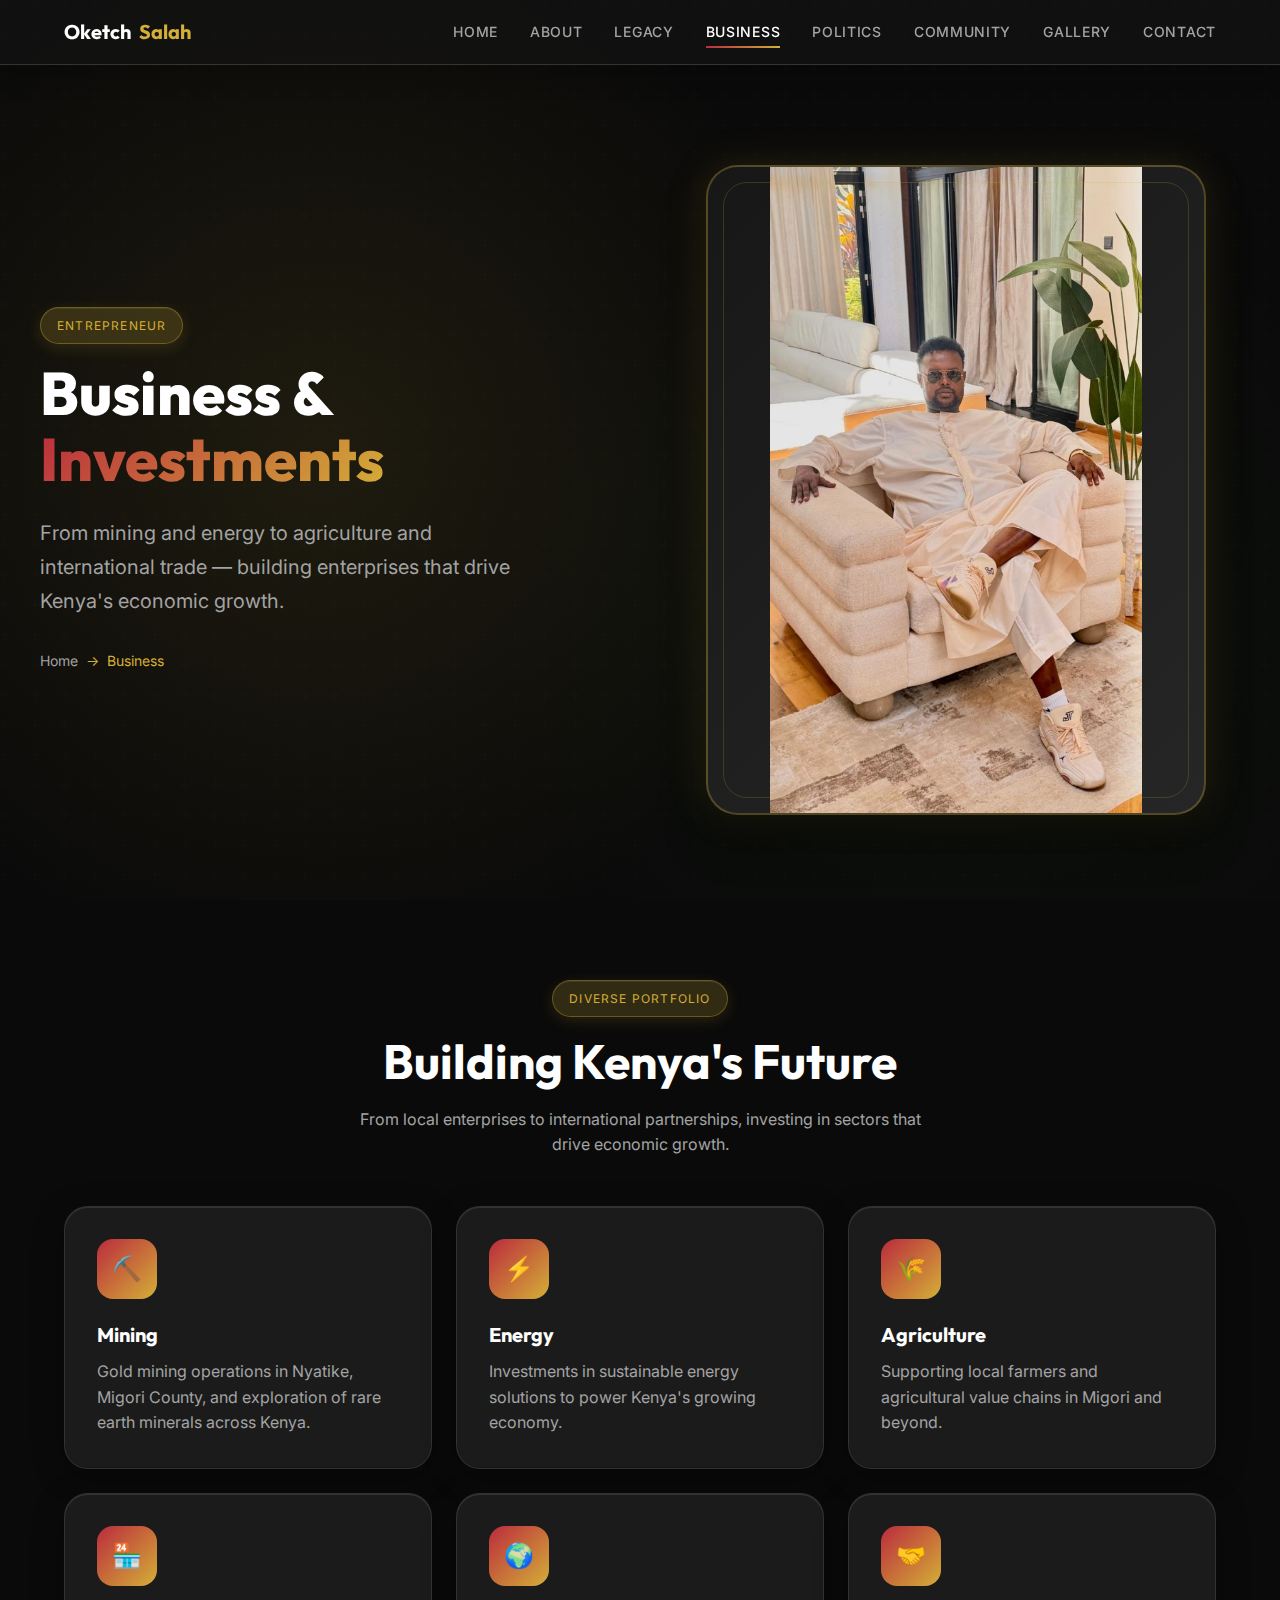
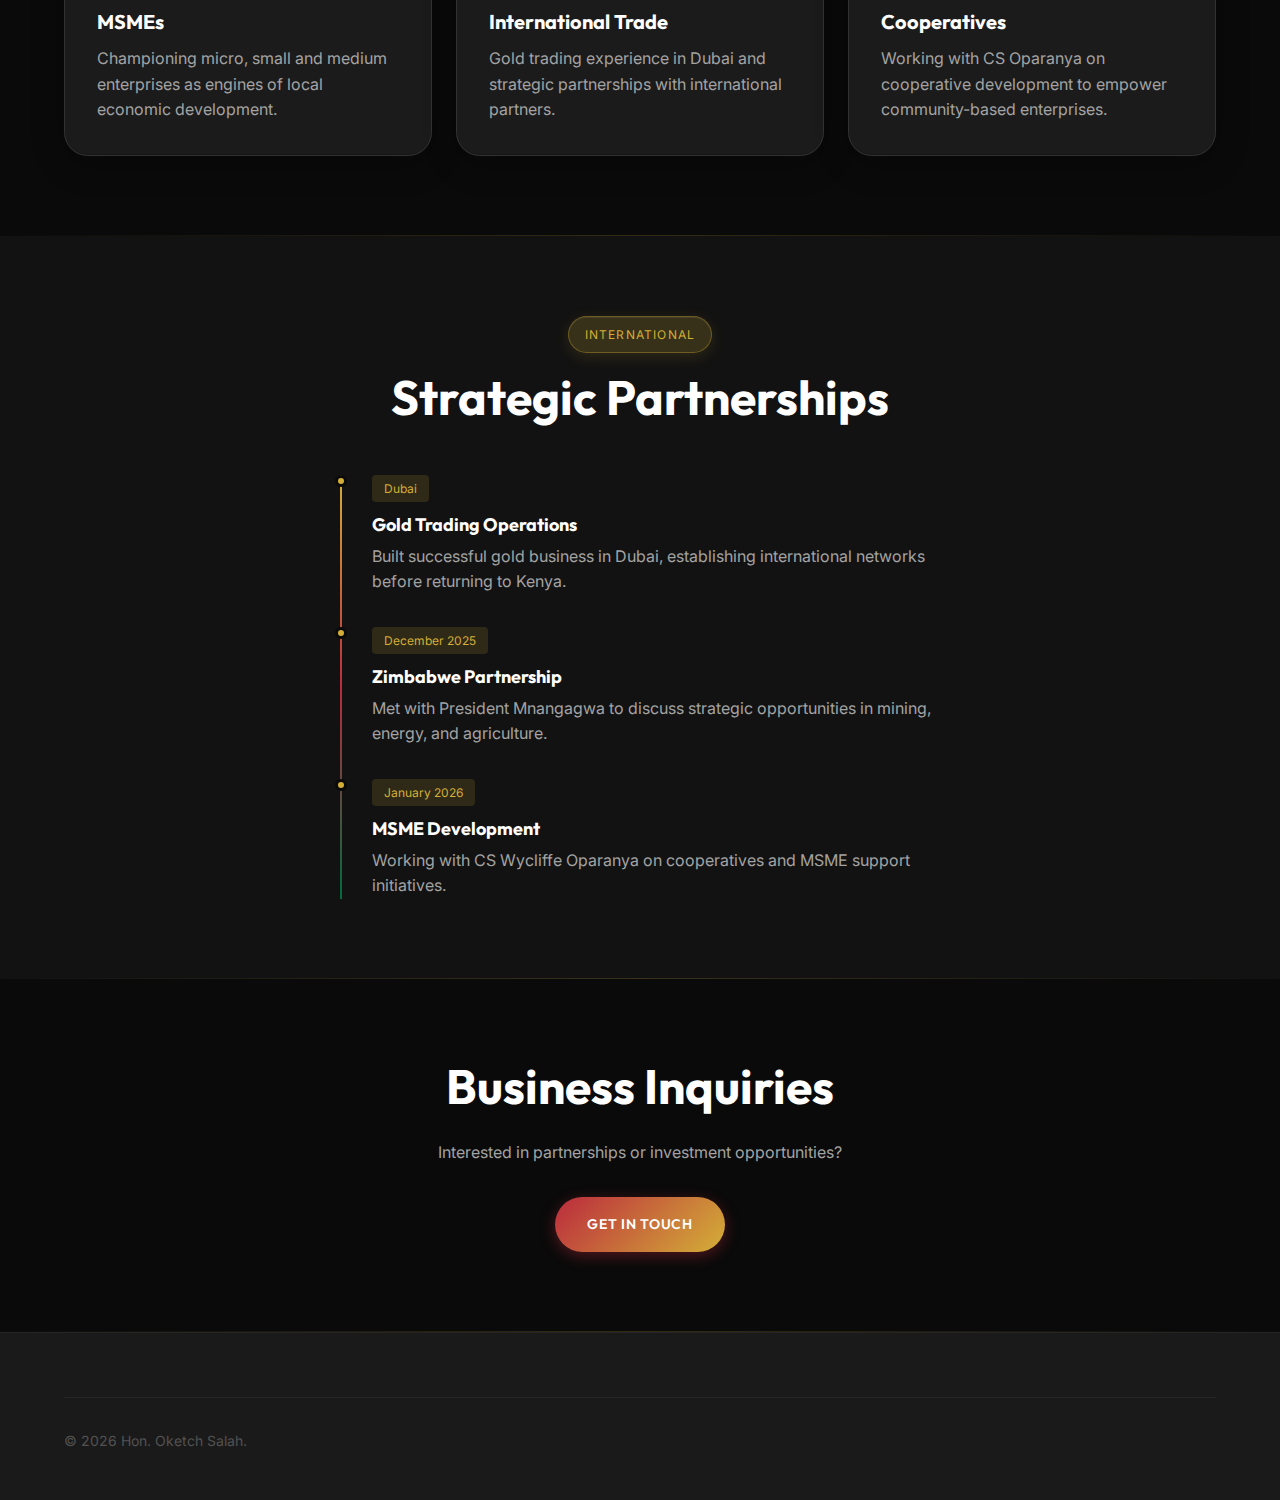
<file: business.html>
<!DOCTYPE html>
<html lang="en">

<head>
    <meta charset="UTF-8">
    <meta name="viewport" content="width=device-width, initial-scale=1.0">

    <!-- Primary Meta Tags -->
    <title>Business & Investments | Hon. Oketch Salah | Mining, Energy, Agriculture</title>
    <meta name="description"
        content="Hon. Oketch Salah's diverse business portfolio: gold mining in Nyatike, energy investments, agriculture, MSMEs, and international trade partnerships in Dubai and Zimbabwe.">
    <meta name="keywords"
        content="Oketch Salah business, Kenya mining investment, Nyatike gold mining, Kenya entrepreneur, Zimbabwe business partnership, Dubai gold trading, MSME development Kenya">
    <meta name="author" content="Hon. Oketch Salah">
    <meta name="robots" content="index, follow">

    <link rel="canonical" href="https://oketchsalah.com/business.html">

    <!-- Open Graph -->
    <meta property="og:type" content="website">
    <meta property="og:url" content="https://oketchsalah.com/business.html">
    <meta property="og:title" content="Business & Investments - Hon. Oketch Salah">
    <meta property="og:description" content="Mining, energy, agriculture, and international trade partnerships.">
    <meta property="og:image" content="https://oketchsalah.com/images/oketch-salah-og.jpg">
    <meta property="og:site_name" content="Hon. Oketch Salah">

    <!-- Twitter Card -->
    <meta name="twitter:card" content="summary_large_image">
    <meta name="twitter:site" content="@Oketch_Salah">
    <meta name="twitter:title" content="Business & Investments - Hon. Oketch Salah">
    <meta name="twitter:description" content="Mining, energy, agriculture, and international trade partnerships.">

    <meta name="theme-color" content="#0a0a0a">

    <link rel="preconnect" href="https://fonts.googleapis.com">
    <link rel="preconnect" href="https://fonts.gstatic.com" crossorigin>
    <link
        href="https://fonts.googleapis.com/css2?family=Inter:wght@400;500;600&family=Outfit:wght@500;600;700;800&display=swap"
        rel="stylesheet">
    <link rel="stylesheet" href="styles/main.css">
</head>

<body>
    <nav class="nav" id="navbar">
        <div class="container nav-container">
            <a href="index.html" class="nav-logo">Oketch<span>Salah</span></a>
            <ul class="nav-links">
                <li><a href="index.html">Home</a></li>
                <li><a href="about.html">About</a></li>
                <li><a href="legacy.html">Legacy</a></li>
                <li><a href="business.html" class="active">Business</a></li>
                <li><a href="politics.html">Politics</a></li>
                <li><a href="community.html">Community</a></li>
                <li><a href="gallery.html">Gallery</a></li>
                <li><a href="contact.html">Contact</a></li>
            </ul>
            <button class="nav-toggle" id="navToggle"><span></span><span></span><span></span></button>
        </div>
    </nav>
    <div class="mobile-menu" id="mobileMenu">
        <a href="index.html">Home</a><a href="about.html">About</a><a href="legacy.html">Legacy</a>
        <a href="business.html">Business</a><a href="politics.html">Politics</a><a href="community.html">Community</a>
        <a href="gallery.html">Gallery</a><a href="contact.html">Contact</a>
    </div>

    <!-- Hero Section with Business Image -->
    <section class="about-hero business-hero">
        <div class="about-hero-pattern"></div>
        <div class="container about-hero-container">
            <div class="about-hero-content">
                <span class="section-badge">Entrepreneur</span>
                <h1 class="about-hero-title">Business & <span>Investments</span></h1>
                <p class="about-hero-subtitle">
                    From mining and energy to agriculture and international trade —
                    building enterprises that drive Kenya's economic growth.
                </p>
                <nav class="page-breadcrumb" style="justify-content: flex-start;">
                    <a href="index.html">Home</a>
                    <span>→</span>
                    <span>Business</span>
                </nav>
            </div>
            <div class="about-hero-image">
                <div class="about-hero-image-frame">
                    <img src="images/salah-business.jpg" alt="Hon. Oketch Salah - Entrepreneur and Business Leader">
                    <div class="about-hero-image-accent"></div>
                </div>
            </div>
        </div>
    </section>

    <section class="section">
        <div class="container">
            <div class="section-header">
                <span class="section-badge">Diverse Portfolio</span>
                <h2 class="section-title">Building Kenya's Future</h2>
                <p class="section-subtitle">From local enterprises to international partnerships, investing in sectors
                    that drive economic growth.</p>
            </div>
            <div class="cards-grid">
                <div class="card">
                    <div class="card-icon">⛏️</div>
                    <h3 class="card-title">Mining</h3>
                    <p class="card-text">Gold mining operations in Nyatike, Migori County, and exploration of rare earth
                        minerals across Kenya.</p>
                </div>
                <div class="card">
                    <div class="card-icon">⚡</div>
                    <h3 class="card-title">Energy</h3>
                    <p class="card-text">Investments in sustainable energy solutions to power Kenya's growing economy.
                    </p>
                </div>
                <div class="card">
                    <div class="card-icon">🌾</div>
                    <h3 class="card-title">Agriculture</h3>
                    <p class="card-text">Supporting local farmers and agricultural value chains in Migori and beyond.
                    </p>
                </div>
                <div class="card">
                    <div class="card-icon">🏪</div>
                    <h3 class="card-title">MSMEs</h3>
                    <p class="card-text">Championing micro, small and medium enterprises as engines of local economic
                        development.</p>
                </div>
                <div class="card">
                    <div class="card-icon">🌍</div>
                    <h3 class="card-title">International Trade</h3>
                    <p class="card-text">Gold trading experience in Dubai and strategic partnerships with international
                        partners.</p>
                </div>
                <div class="card">
                    <div class="card-icon">🤝</div>
                    <h3 class="card-title">Cooperatives</h3>
                    <p class="card-text">Working with CS Oparanya on cooperative development to empower community-based
                        enterprises.</p>
                </div>
            </div>
        </div>
    </section>

    <section class="section" style="background: rgba(26,26,26,0.5);">
        <div class="container">
            <div class="section-header">
                <span class="section-badge">International</span>
                <h2 class="section-title">Strategic Partnerships</h2>
            </div>
            <div class="timeline" style="max-width: 600px; margin: 0 auto;">
                <div class="timeline-item">
                    <span class="timeline-date">Dubai</span>
                    <h3 class="timeline-title">Gold Trading Operations</h3>
                    <p class="timeline-text">Built successful gold business in Dubai, establishing international
                        networks before returning to Kenya.</p>
                </div>
                <div class="timeline-item">
                    <span class="timeline-date">December 2025</span>
                    <h3 class="timeline-title">Zimbabwe Partnership</h3>
                    <p class="timeline-text">Met with President Mnangagwa to discuss strategic opportunities in mining,
                        energy, and agriculture.</p>
                </div>
                <div class="timeline-item">
                    <span class="timeline-date">January 2026</span>
                    <h3 class="timeline-title">MSME Development</h3>
                    <p class="timeline-text">Working with CS Wycliffe Oparanya on cooperatives and MSME support
                        initiatives.</p>
                </div>
            </div>
        </div>
    </section>

    <section class="section">
        <div class="container text-center">
            <h2 class="section-title" style="margin-bottom: var(--space-6);">Business Inquiries</h2>
            <p class="section-subtitle" style="margin-bottom: var(--space-8);">Interested in partnerships or investment
                opportunities?</p>
            <a href="contact.html" class="btn btn-primary">Get in Touch</a>
        </div>
    </section>

    <footer class="footer">
        <div class="container">
            <div class="footer-bottom">
                <p class="footer-copyright">&copy; 2026 Hon. Oketch Salah.</p>
            </div>
        </div>
    </footer>
    <script src="scripts/main.js"></script>
</body>

</html>
</file>
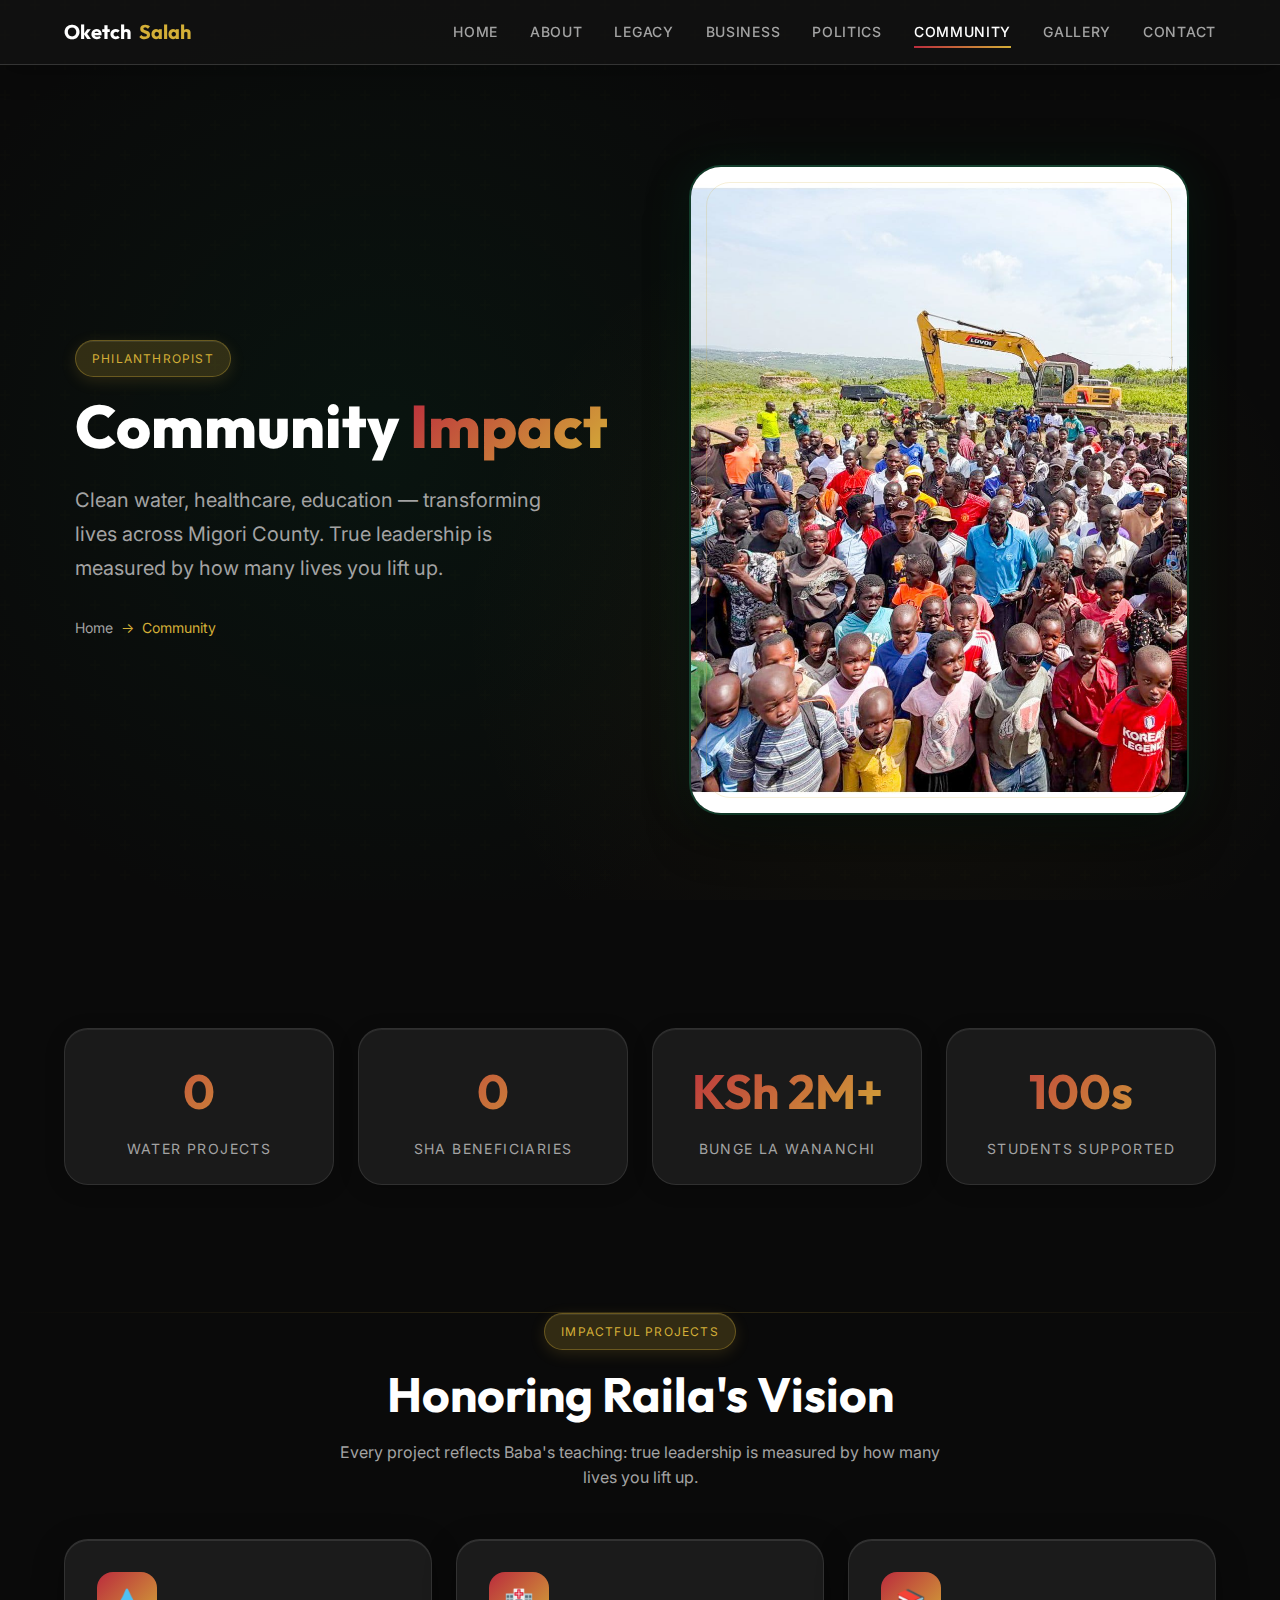
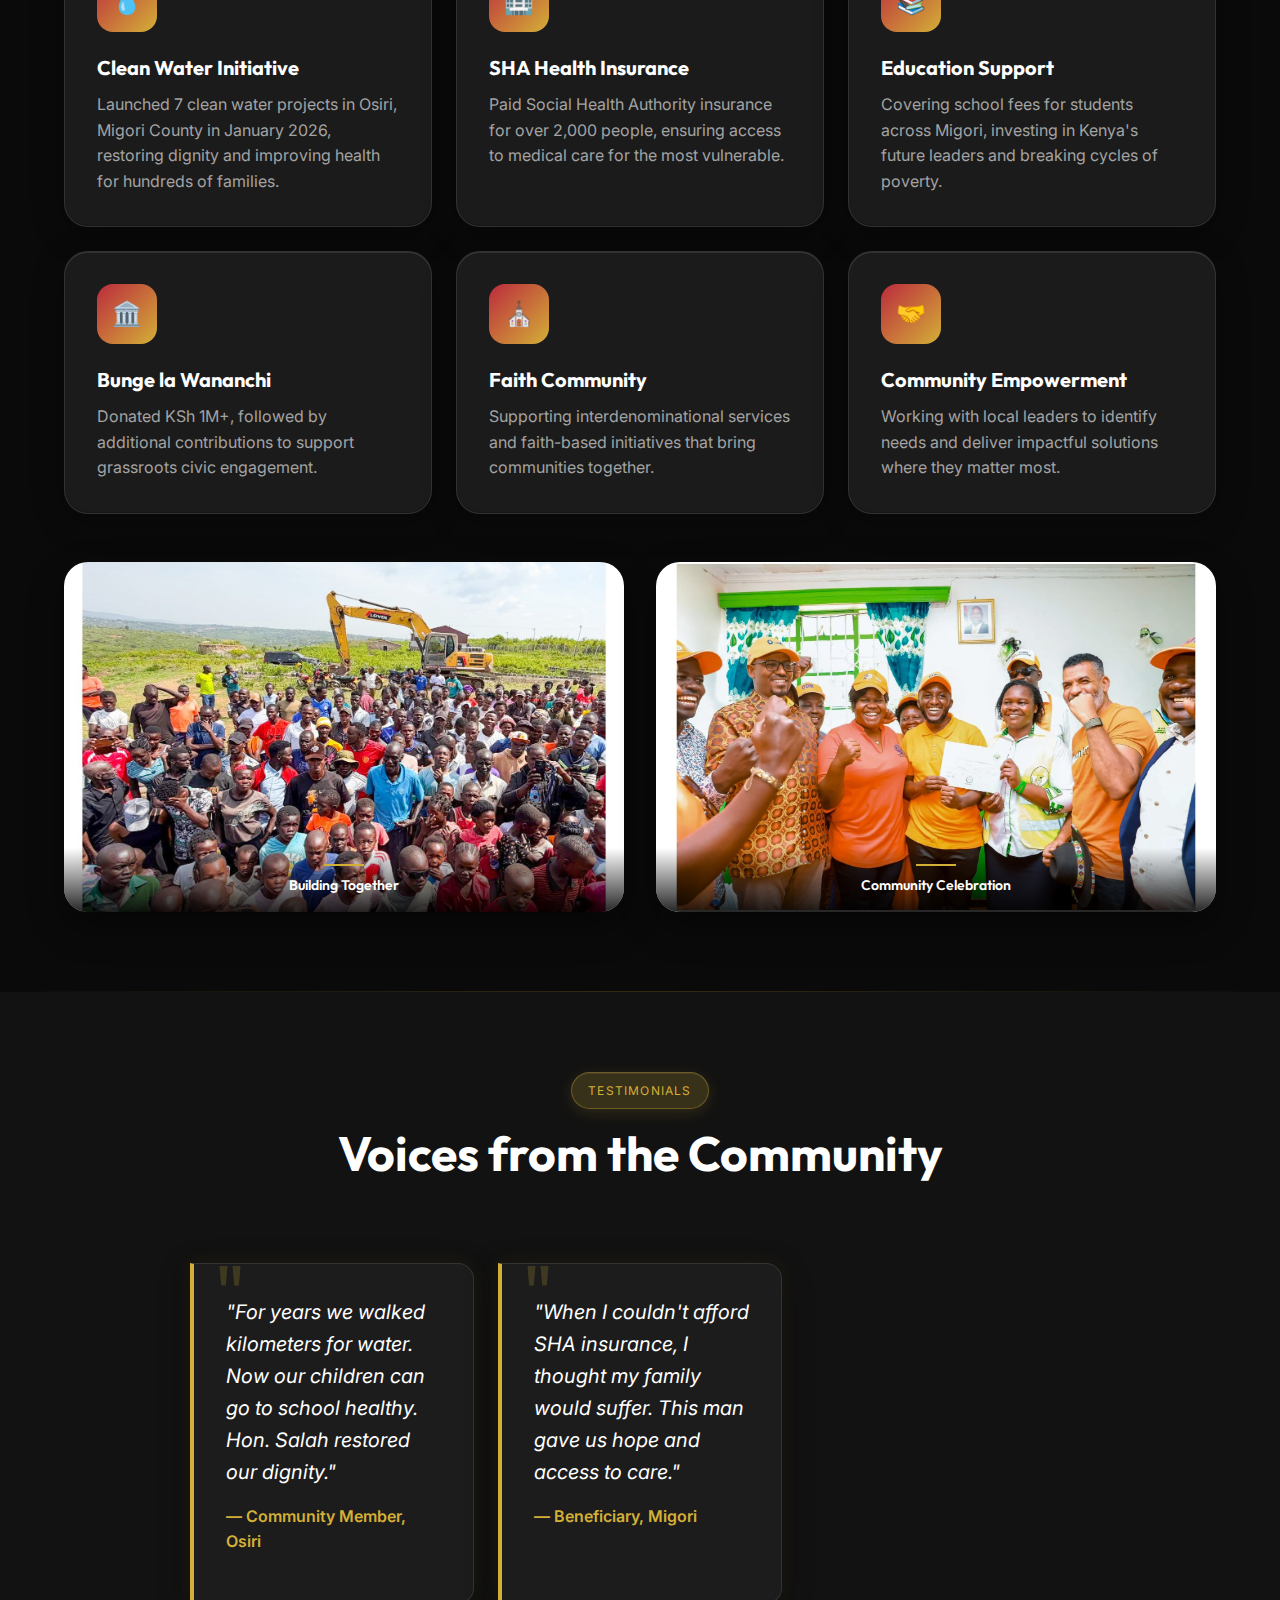
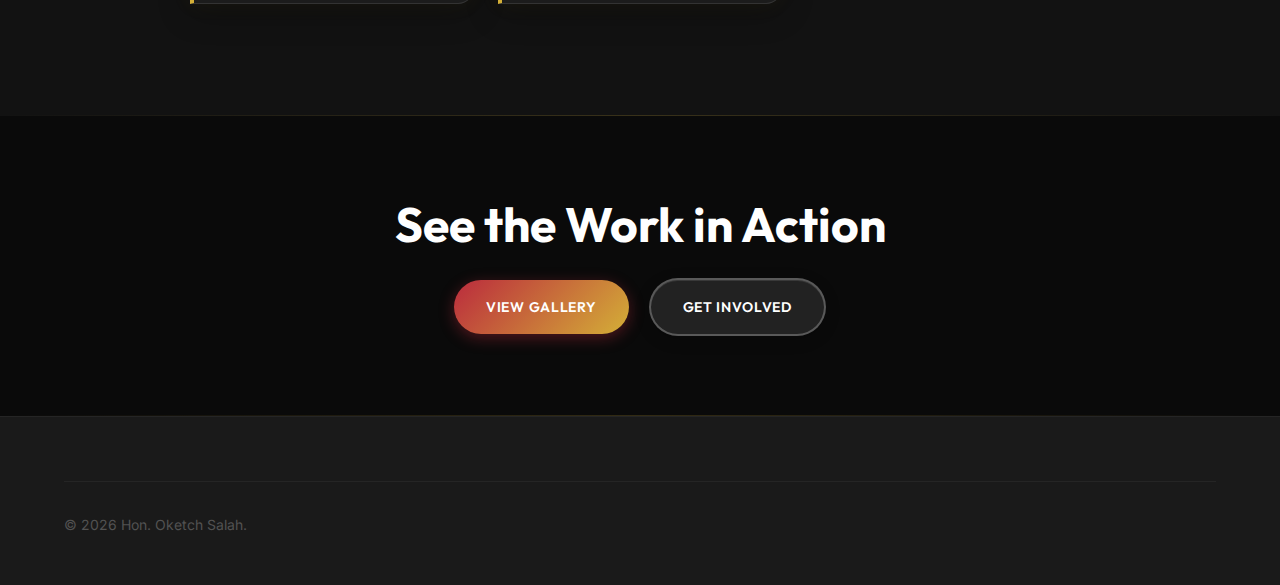
<file: community.html>
<!DOCTYPE html>
<html lang="en">

<head>
    <meta charset="UTF-8">
    <meta name="viewport" content="width=device-width, initial-scale=1.0">

    <!-- Primary Meta Tags -->
    <title>Community Impact | Hon. Oketch Salah | Water, Healthcare & Education Projects</title>
    <meta name="description"
        content="Hon. Oketch Salah's community projects in Migori County: 7 water initiatives, SHA health insurance for 2000+ people, education support, and Bunge la Wananchi donations.">
    <meta name="keywords"
        content="Oketch Salah community projects, water projects Migori, SHA health insurance Kenya, Osiri water initiative, Bunge la Wananchi, education support Migori">
    <meta name="author" content="Hon. Oketch Salah">
    <meta name="robots" content="index, follow">

    <link rel="canonical" href="https://oketchsalah.com/community.html">

    <!-- Open Graph -->
    <meta property="og:type" content="website">
    <meta property="og:url" content="https://oketchsalah.com/community.html">
    <meta property="og:title" content="Community Impact - Hon. Oketch Salah">
    <meta property="og:description"
        content="Water, healthcare, and education projects transforming lives in Migori County.">
    <meta property="og:image" content="https://oketchsalah.com/images/oketch-salah-og.jpg">
    <meta property="og:site_name" content="Hon. Oketch Salah">

    <!-- Twitter Card -->
    <meta name="twitter:card" content="summary_large_image">
    <meta name="twitter:site" content="@Oketch_Salah">
    <meta name="twitter:title" content="Community Impact - Hon. Oketch Salah">
    <meta name="twitter:description"
        content="Water, healthcare, and education projects transforming lives in Migori County.">

    <meta name="theme-color" content="#0a0a0a">

    <link rel="preconnect" href="https://fonts.googleapis.com">
    <link rel="preconnect" href="https://fonts.gstatic.com" crossorigin>
    <link
        href="https://fonts.googleapis.com/css2?family=Inter:wght@400;500;600&family=Outfit:wght@500;600;700;800&display=swap"
        rel="stylesheet">
    <link rel="stylesheet" href="styles/main.css">
</head>

<body>
    <nav class="nav" id="navbar">
        <div class="container nav-container">
            <a href="index.html" class="nav-logo">Oketch<span>Salah</span></a>
            <ul class="nav-links">
                <li><a href="index.html">Home</a></li>
                <li><a href="about.html">About</a></li>
                <li><a href="legacy.html">Legacy</a></li>
                <li><a href="business.html">Business</a></li>
                <li><a href="politics.html">Politics</a></li>
                <li><a href="community.html" class="active">Community</a></li>
                <li><a href="gallery.html">Gallery</a></li>
                <li><a href="contact.html">Contact</a></li>
            </ul>
            <button class="nav-toggle" id="navToggle"><span></span><span></span><span></span></button>
        </div>
    </nav>
    <div class="mobile-menu" id="mobileMenu">
        <a href="index.html">Home</a><a href="about.html">About</a><a href="legacy.html">Legacy</a>
        <a href="business.html">Business</a><a href="politics.html">Politics</a><a href="community.html">Community</a>
        <a href="gallery.html">Gallery</a><a href="contact.html">Contact</a>
    </div>

    <!-- Hero Section with Community Image -->
    <section class="about-hero community-hero">
        <div class="about-hero-pattern"></div>
        <div class="container about-hero-container">
            <div class="about-hero-content">
                <span class="section-badge">Philanthropist</span>
                <h1 class="about-hero-title">Community <span>Impact</span></h1>
                <p class="about-hero-subtitle">
                    Clean water, healthcare, education — transforming lives across Migori County.
                    True leadership is measured by how many lives you lift up.
                </p>
                <nav class="page-breadcrumb" style="justify-content: flex-start;">
                    <a href="index.html">Home</a>
                    <span>→</span>
                    <span>Community</span>
                </nav>
            </div>
            <div class="about-hero-image">
                <div class="about-hero-image-frame community-frame">
                    <img src="images/impact-community-project.jpg" alt="Community Development Project in Migori">
                    <div class="about-hero-image-accent"></div>
                </div>
            </div>
        </div>
    </section>

    <section class="section">
        <div class="container">
            <div class="stats">
                <div class="stat-item">
                    <div class="stat-value" data-count="7">0</div>
                    <div class="stat-label">Water Projects</div>
                </div>
                <div class="stat-item">
                    <div class="stat-value" data-count="2000">0</div>
                    <div class="stat-label">SHA Beneficiaries</div>
                </div>
                <div class="stat-item">
                    <div class="stat-value">KSh 2M+</div>
                    <div class="stat-label">Bunge la Wananchi</div>
                </div>
                <div class="stat-item">
                    <div class="stat-value">100s</div>
                    <div class="stat-label">Students Supported</div>
                </div>
            </div>
        </div>
    </section>

    <section class="section" style="padding-top: 0;">
        <div class="container">
            <div class="section-header">
                <span class="section-badge">Impactful Projects</span>
                <h2 class="section-title">Honoring Raila's Vision</h2>
                <p class="section-subtitle">Every project reflects Baba's teaching: true leadership is measured by how
                    many lives you lift up.</p>
            </div>
            <div class="cards-grid">
                <div class="card">
                    <div class="card-icon">💧</div>
                    <h3 class="card-title">Clean Water Initiative</h3>
                    <p class="card-text">Launched 7 clean water projects in Osiri, Migori County in January 2026,
                        restoring dignity and improving health for hundreds of families.</p>
                </div>
                <div class="card">
                    <div class="card-icon">🏥</div>
                    <h3 class="card-title">SHA Health Insurance</h3>
                    <p class="card-text">Paid Social Health Authority insurance for over 2,000 people, ensuring access
                        to medical care for the most vulnerable.</p>
                </div>
                <div class="card">
                    <div class="card-icon">📚</div>
                    <h3 class="card-title">Education Support</h3>
                    <p class="card-text">Covering school fees for students across Migori, investing in Kenya's future
                        leaders and breaking cycles of poverty.</p>
                </div>
                <div class="card">
                    <div class="card-icon">🏛️</div>
                    <h3 class="card-title">Bunge la Wananchi</h3>
                    <p class="card-text">Donated KSh 1M+, followed by additional contributions to support grassroots
                        civic engagement.</p>
                </div>
                <div class="card">
                    <div class="card-icon">⛪</div>
                    <h3 class="card-title">Faith Community</h3>
                    <p class="card-text">Supporting interdenominational services and faith-based initiatives that bring
                        communities together.</p>
                </div>
                <div class="card">
                    <div class="card-icon">🤝</div>
                    <h3 class="card-title">Community Empowerment</h3>
                    <p class="card-text">Working with local leaders to identify needs and deliver impactful solutions
                        where they matter most.</p>
                </div>
            </div>

            <!-- Community Project Images -->
            <div class="legacy-inline-gallery" style="margin-top: var(--space-12);">
                <div class="legacy-inline-image">
                    <img src="images/community-development-project.jpg" alt="Community Development Project"
                        loading="lazy">
                    <span class="legacy-image-caption">Building Together</span>
                </div>
                <div class="legacy-inline-image">
                    <img src="images/community-certificate-celebration.jpg" alt="Community Celebration" loading="lazy">
                    <span class="legacy-image-caption">Community Celebration</span>
                </div>
            </div>
        </div>
    </section>

    <section class="section" style="background: rgba(26,26,26,0.5);">
        <div class="container">
            <div class="section-header">
                <span class="section-badge">Testimonials</span>
                <h2 class="section-title">Voices from the Community</h2>
            </div>
            <div class="cards-grid" style="max-width: 900px; margin: 0 auto;">
                <div class="quote-block">
                    <p class="quote-text">"For years we walked kilometers for water. Now our children can go to school
                        healthy. Hon. Salah restored our dignity."</p>
                    <p class="quote-author">— Community Member, Osiri</p>
                </div>
                <div class="quote-block">
                    <p class="quote-text">"When I couldn't afford SHA insurance, I thought my family would suffer. This
                        man gave us hope and access to care."</p>
                    <p class="quote-author">— Beneficiary, Migori</p>
                </div>
            </div>
        </div>
    </section>

    <section class="section">
        <div class="container text-center">
            <h2 class="section-title" style="margin-bottom: var(--space-6);">See the Work in Action</h2>
            <a href="gallery.html" class="btn btn-primary">View Gallery</a>
            <a href="contact.html" class="btn btn-outline" style="margin-left: var(--space-4);">Get Involved</a>
        </div>
    </section>

    <footer class="footer">
        <div class="container">
            <div class="footer-bottom">
                <p class="footer-copyright">&copy; 2026 Hon. Oketch Salah.</p>
            </div>
        </div>
    </footer>
    <script src="scripts/main.js"></script>
</body>

</html>
</file>
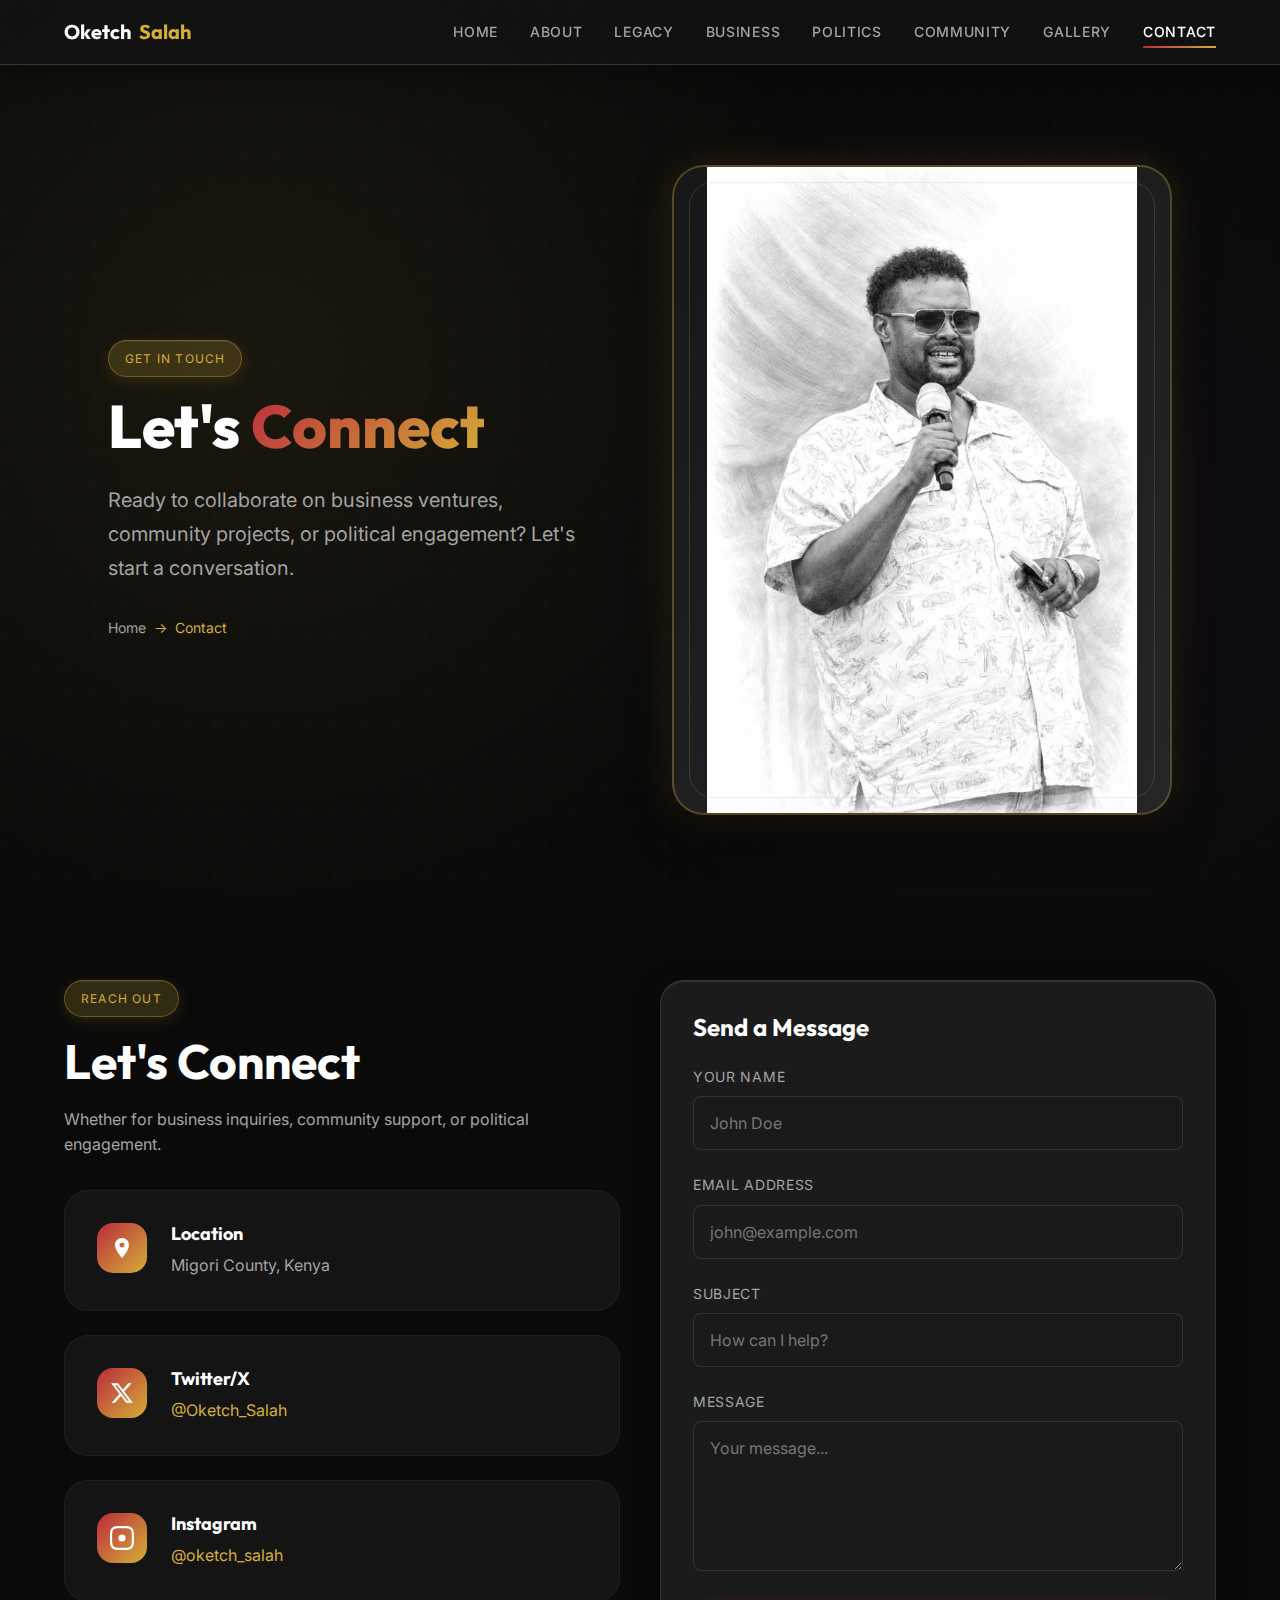
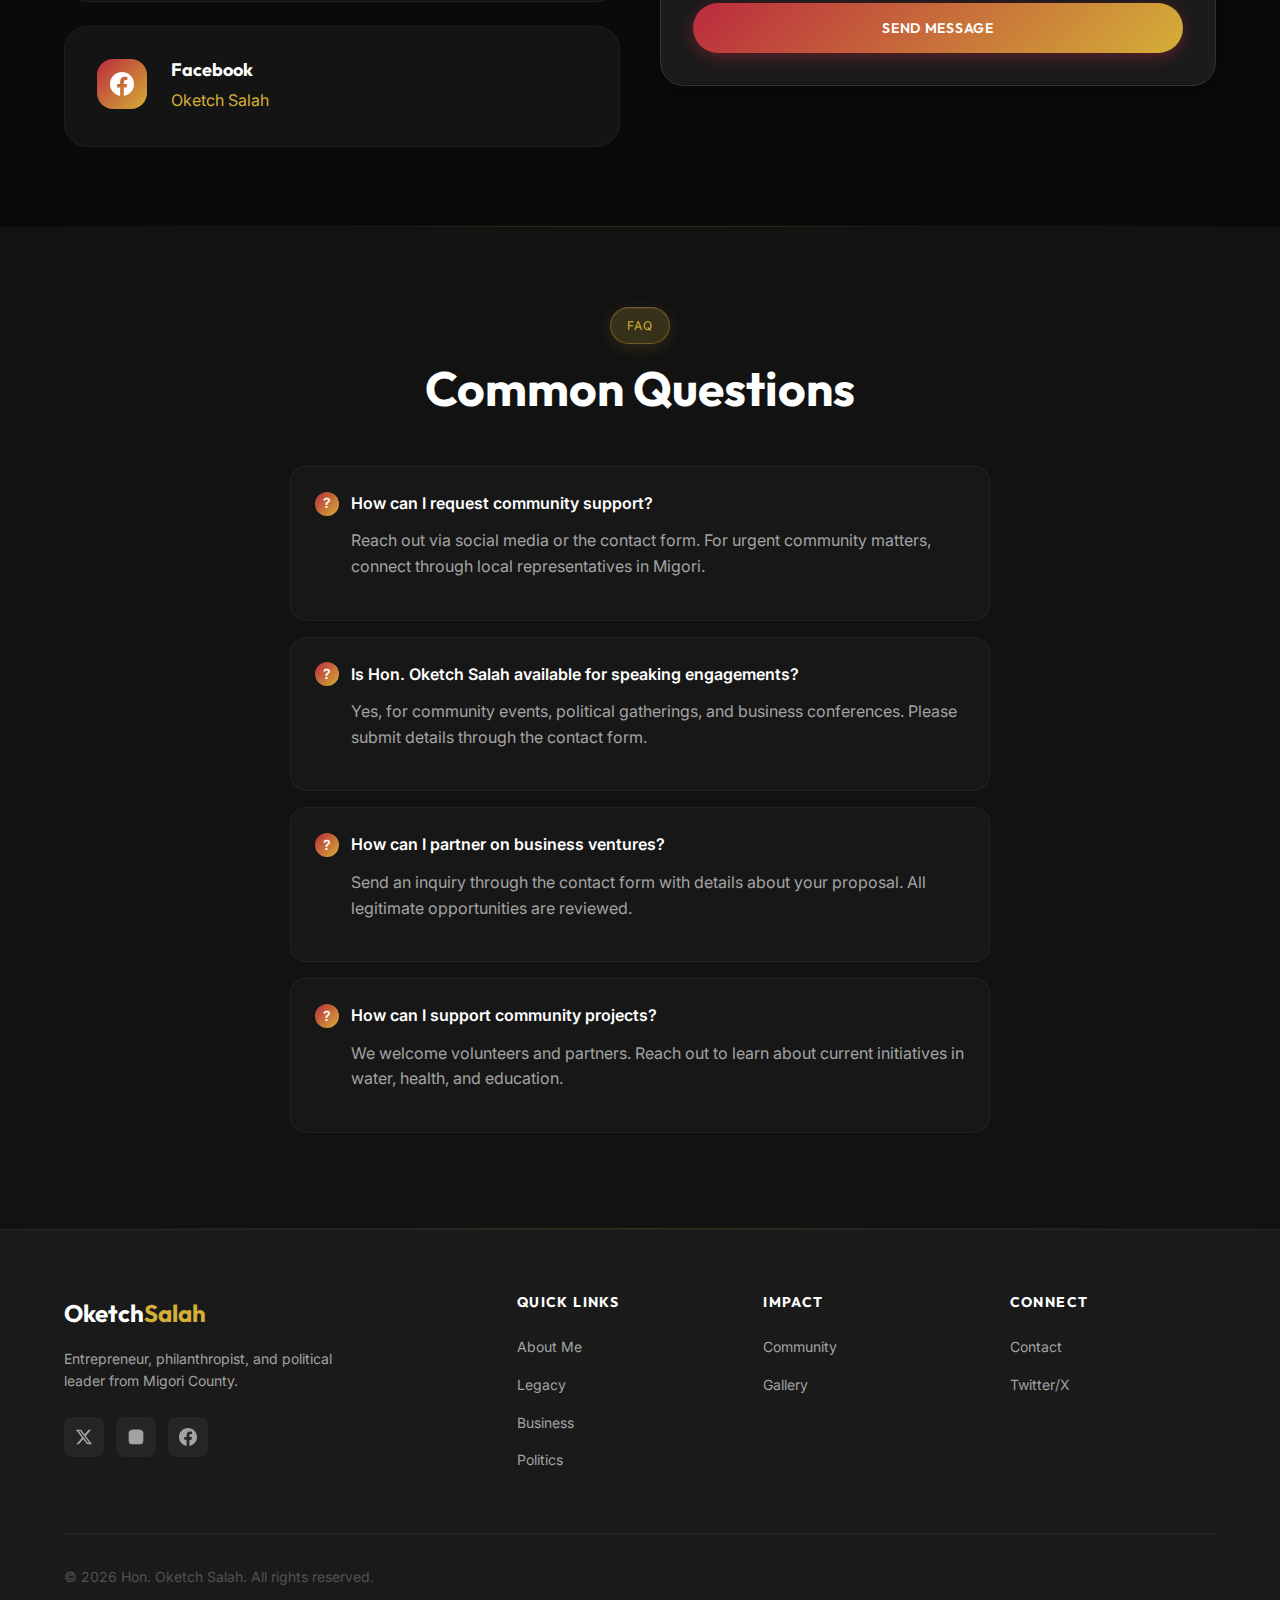
<file: contact.html>
<!DOCTYPE html>
<html lang="en">

<head>
    <meta charset="UTF-8">
    <meta name="viewport" content="width=device-width, initial-scale=1.0">

    <!-- Primary Meta Tags -->
    <title>Contact Hon. Oketch Salah | Business Inquiries & Community Support</title>
    <meta name="description"
        content="Get in touch with Hon. Oketch Salah for business inquiries, community support, speaking engagements, or political collaboration. Based in Migori County, Kenya.">
    <meta name="keywords"
        content="contact Oketch Salah, Oketch Salah email, Oketch Salah Twitter, business partnership Kenya, community support Migori">
    <meta name="author" content="Hon. Oketch Salah">
    <meta name="robots" content="index, follow">

    <link rel="canonical" href="https://oketchsalah.com/contact.html">

    <!-- Open Graph -->
    <meta property="og:type" content="website">
    <meta property="og:url" content="https://oketchsalah.com/contact.html">
    <meta property="og:title" content="Contact Hon. Oketch Salah">
    <meta property="og:description"
        content="Reach out for business inquiries, community support, or political engagement.">
    <meta property="og:image" content="https://oketchsalah.com/images/oketch-salah-og.jpg">
    <meta property="og:site_name" content="Hon. Oketch Salah">

    <!-- Twitter Card -->
    <meta name="twitter:card" content="summary_large_image">
    <meta name="twitter:site" content="@Oketch_Salah">
    <meta name="twitter:title" content="Contact Hon. Oketch Salah">
    <meta name="twitter:description"
        content="Reach out for business inquiries, community support, or political engagement.">

    <meta name="theme-color" content="#0a0a0a">

    <link rel="preconnect" href="https://fonts.googleapis.com">
    <link rel="preconnect" href="https://fonts.gstatic.com" crossorigin>
    <link
        href="https://fonts.googleapis.com/css2?family=Inter:wght@400;500;600&family=Outfit:wght@500;600;700;800&display=swap"
        rel="stylesheet">
    <link rel="stylesheet" href="styles/main.css">

    <!-- ContactPage + FAQPage JSON-LD -->
    <script type="application/ld+json">
    {
      "@context": "https://schema.org",
      "@type": "ContactPage",
      "name": "Contact Hon. Oketch Salah",
      "description": "Get in touch with Hon. Oketch Salah for business inquiries, community support, or political engagement.",
      "url": "https://oketchsalah.com/contact.html",
      "mainEntity": {
        "@type": "Person",
        "name": "Hon. Oketch Salah",
        "sameAs": [
          "https://twitter.com/Oketch_Salah",
          "https://www.instagram.com/oketch_salah",
          ""
        ],
        "address": {
          "@type": "PostalAddress",
          "addressLocality": "Migori",
          "addressCountry": "KE"
        }
      }
    }
    </script>

    <script type="application/ld+json">
    {
      "@context": "https://schema.org",
      "@type": "FAQPage",
      "mainEntity": [{
        "@type": "Question",
        "name": "How can I request community support?",
        "acceptedAnswer": {
          "@type": "Answer",
          "text": "Reach out via social media or the contact form. For urgent community matters, connect through local representatives in Migori."
        }
      },{
        "@type": "Question",
        "name": "Is Hon. Oketch Salah available for speaking engagements?",
        "acceptedAnswer": {
          "@type": "Answer",
          "text": "Yes, for community events, political gatherings, and business conferences. Please submit details through the contact form."
        }
      },{
        "@type": "Question",
        "name": "How can I partner on business ventures?",
        "acceptedAnswer": {
          "@type": "Answer",
          "text": "Send an inquiry through the contact form with details about your proposal. All legitimate opportunities are reviewed."
        }
      },{
        "@type": "Question",
        "name": "How can I support community projects?",
        "acceptedAnswer": {
          "@type": "Answer",
          "text": "We welcome volunteers and partners. Reach out to learn about current initiatives in water, health, and education."
        }
      }]
    }
    </script>
    <style>
        .contact-grid {
            display: grid;
            grid-template-columns: 1fr;
            gap: var(--space-10);
        }

        @media (min-width: 768px) {
            .contact-grid {
                grid-template-columns: 1fr 1fr;
            }
        }

        .contact-info-card {
            background: rgba(26, 26, 26, 0.6);
            border: 1px solid rgba(255, 255, 255, 0.05);
            border-radius: var(--radius-xl);
            padding: var(--space-8);
            display: flex;
            align-items: flex-start;
            gap: var(--space-6);
            transition: all var(--transition-base);
        }

        .contact-info-card:hover {
            border-color: rgba(212, 175, 55, 0.3);
        }

        .contact-icon {
            width: 50px;
            height: 50px;
            background: var(--gradient-primary);
            border-radius: var(--radius-lg);
            display: flex;
            align-items: center;
            justify-content: center;
            flex-shrink: 0;
        }

        .contact-icon svg {
            width: 24px;
            height: 24px;
            fill: var(--color-white);
        }

        .contact-detail h4 {
            font-size: var(--text-lg);
            margin-bottom: var(--space-2);
        }

        .contact-detail p {
            color: var(--color-gray-400);
            margin-bottom: 0;
        }

        .contact-detail a {
            color: var(--color-gold);
        }

        .form-success {
            background: rgba(0, 107, 63, 0.2);
            border: 1px solid var(--color-green);
            border-radius: var(--radius-lg);
            padding: var(--space-8);
            text-align: center;
        }

        .form-success h4 {
            color: var(--color-white);
            margin-bottom: var(--space-2);
        }

        .form-success p {
            color: var(--color-gray-400);
            margin-bottom: 0;
        }

        .faq-item {
            background: rgba(26, 26, 26, 0.6);
            border: 1px solid rgba(255, 255, 255, 0.05);
            border-radius: var(--radius-lg);
            padding: var(--space-6);
            margin-bottom: var(--space-4);
        }

        .faq-question {
            font-weight: 600;
            color: var(--color-white);
            margin-bottom: var(--space-3);
            display: flex;
            align-items: center;
            gap: var(--space-3);
        }

        .faq-question::before {
            content: '?';
            width: 24px;
            height: 24px;
            background: var(--gradient-primary);
            border-radius: 50%;
            display: flex;
            align-items: center;
            justify-content: center;
            font-size: var(--text-sm);
            flex-shrink: 0;
        }

        .faq-answer {
            color: var(--color-gray-400);
            padding-left: calc(24px + var(--space-3));
        }
    </style>
</head>

<body>
    <nav class="nav" id="navbar">
        <div class="container nav-container">
            <a href="index.html" class="nav-logo">Oketch<span>Salah</span></a>
            <ul class="nav-links">
                <li><a href="index.html">Home</a></li>
                <li><a href="about.html">About</a></li>
                <li><a href="legacy.html">Legacy</a></li>
                <li><a href="business.html">Business</a></li>
                <li><a href="politics.html">Politics</a></li>
                <li><a href="community.html">Community</a></li>
                <li><a href="gallery.html">Gallery</a></li>
                <li><a href="contact.html" class="active">Contact</a></li>
            </ul>
            <button class="nav-toggle" id="navToggle"><span></span><span></span><span></span></button>
        </div>
    </nav>
    <div class="mobile-menu" id="mobileMenu">
        <a href="index.html">Home</a><a href="about.html">About</a><a href="legacy.html">Legacy</a>
        <a href="business.html">Business</a><a href="politics.html">Politics</a><a href="community.html">Community</a>
        <a href="gallery.html">Gallery</a><a href="contact.html">Contact</a>
    </div>

    <!-- Hero Section with Contact Image -->
    <section class="about-hero contact-hero">
        <div class="about-hero-pattern"></div>
        <div class="container about-hero-container">
            <div class="about-hero-content">
                <span class="section-badge">Get in Touch</span>
                <h1 class="about-hero-title">Let's <span>Connect</span></h1>
                <p class="about-hero-subtitle">
                    Ready to collaborate on business ventures, community projects,
                    or political engagement? Let's start a conversation.
                </p>
                <nav class="page-breadcrumb" style="justify-content: flex-start;">
                    <a href="index.html">Home</a>
                    <span>→</span>
                    <span>Contact</span>
                </nav>
            </div>
            <div class="about-hero-image">
                <div class="about-hero-image-frame">
                    <img src="images/salah-speaking.jpg" alt="Hon. Oketch Salah Speaking">
                    <div class="about-hero-image-accent"></div>
                </div>
            </div>
        </div>
    </section>

    <section class="section">
        <div class="container">
            <div class="contact-grid">
                <div>
                    <div class="section-header" style="text-align: left; margin-bottom: var(--space-8);">
                        <span class="section-badge">Reach Out</span>
                        <h2 class="section-title">Let's Connect</h2>
                        <p class="section-subtitle" style="margin-left: 0;">Whether for business inquiries, community
                            support, or political engagement.</p>
                    </div>

                    <div class="contact-info-card" style="margin-bottom: var(--space-6);">
                        <div class="contact-icon">
                            <svg viewBox="0 0 24 24">
                                <path
                                    d="M12 2C8.13 2 5 5.13 5 9c0 5.25 7 13 7 13s7-7.75 7-13c0-3.87-3.13-7-7-7zm0 9.5c-1.38 0-2.5-1.12-2.5-2.5s1.12-2.5 2.5-2.5 2.5 1.12 2.5 2.5-1.12 2.5-2.5 2.5z" />
                            </svg>
                        </div>
                        <div class="contact-detail">
                            <h4>Location</h4>
                            <p>Migori County, Kenya</p>
                        </div>
                    </div>

                    <div class="contact-info-card" style="margin-bottom: var(--space-6);">
                        <div class="contact-icon">
                            <svg viewBox="0 0 24 24">
                                <path
                                    d="M18.244 2.25h3.308l-7.227 8.26 8.502 11.24H16.17l-5.214-6.817L4.99 21.75H1.68l7.73-8.835L1.254 2.25H8.08l4.713 6.231zm-1.161 17.52h1.833L7.084 4.126H5.117z" />
                            </svg>
                        </div>
                        <div class="contact-detail">
                            <h4>Twitter/X</h4>
                            <p><a href="https://twitter.com/Oketch_Salah" target="_blank">@Oketch_Salah</a></p>
                        </div>
                    </div>

                    <div class="contact-info-card" style="margin-bottom: var(--space-6);">
                        <div class="contact-icon">
                            <svg viewBox="0 0 24 24">
                                <path
                                    d="M12 2.163c3.204 0 3.584.012 4.85.07 3.252.148 4.771 1.691 4.919 4.919.058 1.265.069 1.645.069 4.849 0 3.205-.012 3.584-.069 4.849-.149 3.225-1.664 4.771-4.919 4.919-1.266.058-1.644.07-4.85.07-3.204 0-3.584-.012-4.849-.07-3.26-.149-4.771-1.699-4.919-4.92-.058-1.265-.07-1.644-.07-4.849 0-3.204.013-3.583.07-4.849.149-3.227 1.664-4.771 4.919-4.919 1.266-.057 1.645-.069 4.849-.069zm0-2.163c-3.259 0-3.667.014-4.947.072-4.358.2-6.78 2.618-6.98 6.98-.059 1.281-.073 1.689-.073 4.948 0 3.259.014 3.668.072 4.948.2 4.358 2.618 6.78 6.98 6.98 1.281.058 1.689.072 4.948.072 3.259 0 3.668-.014 4.948-.072 4.354-.2 6.782-2.618 6.979-6.98.059-1.28.073-1.689.073-4.948 0-3.259-.014-3.667-.072-4.947-.196-4.354-2.617-6.78-6.979-6.98-1.281-.059-1.69-.073-4.949-.073z" />
                                <circle cx="12" cy="12" r="3.5" />
                            </svg>
                        </div>
                        <div class="contact-detail">
                            <h4>Instagram</h4>
                            <p><a href="https://www.instagram.com/oketch_salah" target="_blank">@oketch_salah</a></p>
                        </div>
                    </div>

                    <div class="contact-info-card">
                        <div class="contact-icon">
                            <svg viewBox="0 0 24 24">
                                <path
                                    d="M24 12.073c0-6.627-5.373-12-12-12s-12 5.373-12 12c0 5.99 4.388 10.954 10.125 11.854v-8.385H7.078v-3.47h3.047V9.43c0-3.007 1.792-4.669 4.533-4.669 1.312 0 2.686.235 2.686.235v2.953H15.83c-1.491 0-1.956.925-1.956 1.874v2.25h3.328l-.532 3.47h-2.796v8.385C19.612 23.027 24 18.062 24 12.073z" />
                            </svg>
                        </div>
                        <div class="contact-detail">
                            <h4>Facebook</h4>
                            <p><a href="" target="_blank">Oketch Salah</a></p>
                        </div>
                    </div>
                </div>

                <div class="reveal">
                    <form id="contactForm" class="card" style="padding: var(--space-8);">
                        <h3 style="margin-bottom: var(--space-6);">Send a Message</h3>
                        <div class="form-group">
                            <label class="form-label" for="name">Your Name</label>
                            <input type="text" class="form-input" id="name" name="name" placeholder="John Doe" required>
                        </div>
                        <div class="form-group">
                            <label class="form-label" for="email">Email Address</label>
                            <input type="email" class="form-input" id="email" name="email"
                                placeholder="john@example.com" required>
                        </div>
                        <div class="form-group">
                            <label class="form-label" for="subject">Subject</label>
                            <input type="text" class="form-input" id="subject" name="subject"
                                placeholder="How can I help?">
                        </div>
                        <div class="form-group">
                            <label class="form-label" for="message">Message</label>
                            <textarea class="form-textarea" id="message" name="message" placeholder="Your message..."
                                required></textarea>
                        </div>
                        <button type="submit" class="btn btn-primary" style="width: 100%;">Send Message</button>
                    </form>
                </div>
            </div>
        </div>
    </section>

    <section class="section" id="faq" style="background: rgba(26,26,26,0.5);">
        <div class="container">
            <div class="section-header">
                <span class="section-badge">FAQ</span>
                <h2 class="section-title">Common Questions</h2>
            </div>
            <div style="max-width: 700px; margin: 0 auto;">
                <div class="faq-item">
                    <div class="faq-question">How can I request community support?</div>
                    <p class="faq-answer">Reach out via social media or the contact form. For urgent community matters,
                        connect through local representatives in Migori.</p>
                </div>
                <div class="faq-item">
                    <div class="faq-question">Is Hon. Oketch Salah available for speaking engagements?</div>
                    <p class="faq-answer">Yes, for community events, political gatherings, and business conferences.
                        Please submit details through the contact form.</p>
                </div>
                <div class="faq-item">
                    <div class="faq-question">How can I partner on business ventures?</div>
                    <p class="faq-answer">Send an inquiry through the contact form with details about your proposal. All
                        legitimate opportunities are reviewed.</p>
                </div>
                <div class="faq-item">
                    <div class="faq-question">How can I support community projects?</div>
                    <p class="faq-answer">We welcome volunteers and partners. Reach out to learn about current
                        initiatives in water, health, and education.</p>
                </div>
            </div>
        </div>
    </section>

    <footer class="footer">
        <div class="container">
            <div class="footer-grid">
                <div class="footer-brand">
                    <div class="footer-logo">Oketch<span>Salah</span></div>
                    <p class="footer-desc">Entrepreneur, philanthropist, and political leader from Migori County.</p>
                    <div class="social-links">
                        <a href="https://twitter.com/Oketch_Salah" target="_blank" class="social-link"><svg width="18"
                                height="18" viewBox="0 0 24 24" fill="currentColor">
                                <path
                                    d="M18.244 2.25h3.308l-7.227 8.26 8.502 11.24H16.17l-5.214-6.817L4.99 21.75H1.68l7.73-8.835L1.254 2.25H8.08l4.713 6.231zm-1.161 17.52h1.833L7.084 4.126H5.117z" />
                            </svg></a>
                        <a href="https://www.instagram.com/oketch_salah" target="_blank" class="social-link"><svg
                                width="18" height="18" viewBox="0 0 24 24" fill="currentColor">
                                <path
                                    d="M12 2.163c3.204 0 3.584.012 4.85.07 3.252.148 4.771 1.691 4.919 4.919.058 1.265.069 1.645.069 4.849 0 3.205-.012 3.584-.069 4.849-.149 3.225-1.664 4.771-4.919 4.919-1.266.058-1.644.07-4.85.07-3.204 0-3.584-.012-4.849-.07-3.26-.149-4.771-1.699-4.919-4.92-.058-1.265-.07-1.644-.07-4.849 0-3.204.013-3.583.07-4.849.149-3.227 1.664-4.771 4.919-4.919 1.266-.057 1.645-.069 4.849-.069z" />
                            </svg></a>
                        <a href="" target="_blank" class="social-link"><svg width="18" height="18" viewBox="0 0 24 24"
                                fill="currentColor">
                                <path
                                    d="M24 12.073c0-6.627-5.373-12-12-12s-12 5.373-12 12c0 5.99 4.388 10.954 10.125 11.854v-8.385H7.078v-3.47h3.047V9.43c0-3.007 1.792-4.669 4.533-4.669 1.312 0 2.686.235 2.686.235v2.953H15.83c-1.491 0-1.956.925-1.956 1.874v2.25h3.328l-.532 3.47h-2.796v8.385C19.612 23.027 24 18.062 24 12.073z" />
                            </svg></a>
                    </div>
                </div>
                <div>
                    <h4 class="footer-title">Quick Links</h4>
                    <ul class="footer-links">
                        <li><a href="about.html">About Me</a></li>
                        <li><a href="legacy.html">Legacy</a></li>
                        <li><a href="business.html">Business</a></li>
                        <li><a href="politics.html">Politics</a></li>
                    </ul>
                </div>
                <div>
                    <h4 class="footer-title">Impact</h4>
                    <ul class="footer-links">
                        <li><a href="community.html">Community</a></li>
                        <li><a href="gallery.html">Gallery</a></li>
                    </ul>
                </div>
                <div>
                    <h4 class="footer-title">Connect</h4>
                    <ul class="footer-links">
                        <li><a href="contact.html">Contact</a></li>
                        <li><a href="https://twitter.com/Oketch_Salah" target="_blank">Twitter/X</a></li>
                    </ul>
                </div>
            </div>
            <div class="footer-bottom">
                <p class="footer-copyright">&copy; 2026 Hon. Oketch Salah. All rights reserved.</p>
            </div>
        </div>
    </footer>

    <script src="scripts/main.js"></script>
</body>

</html>
</file>
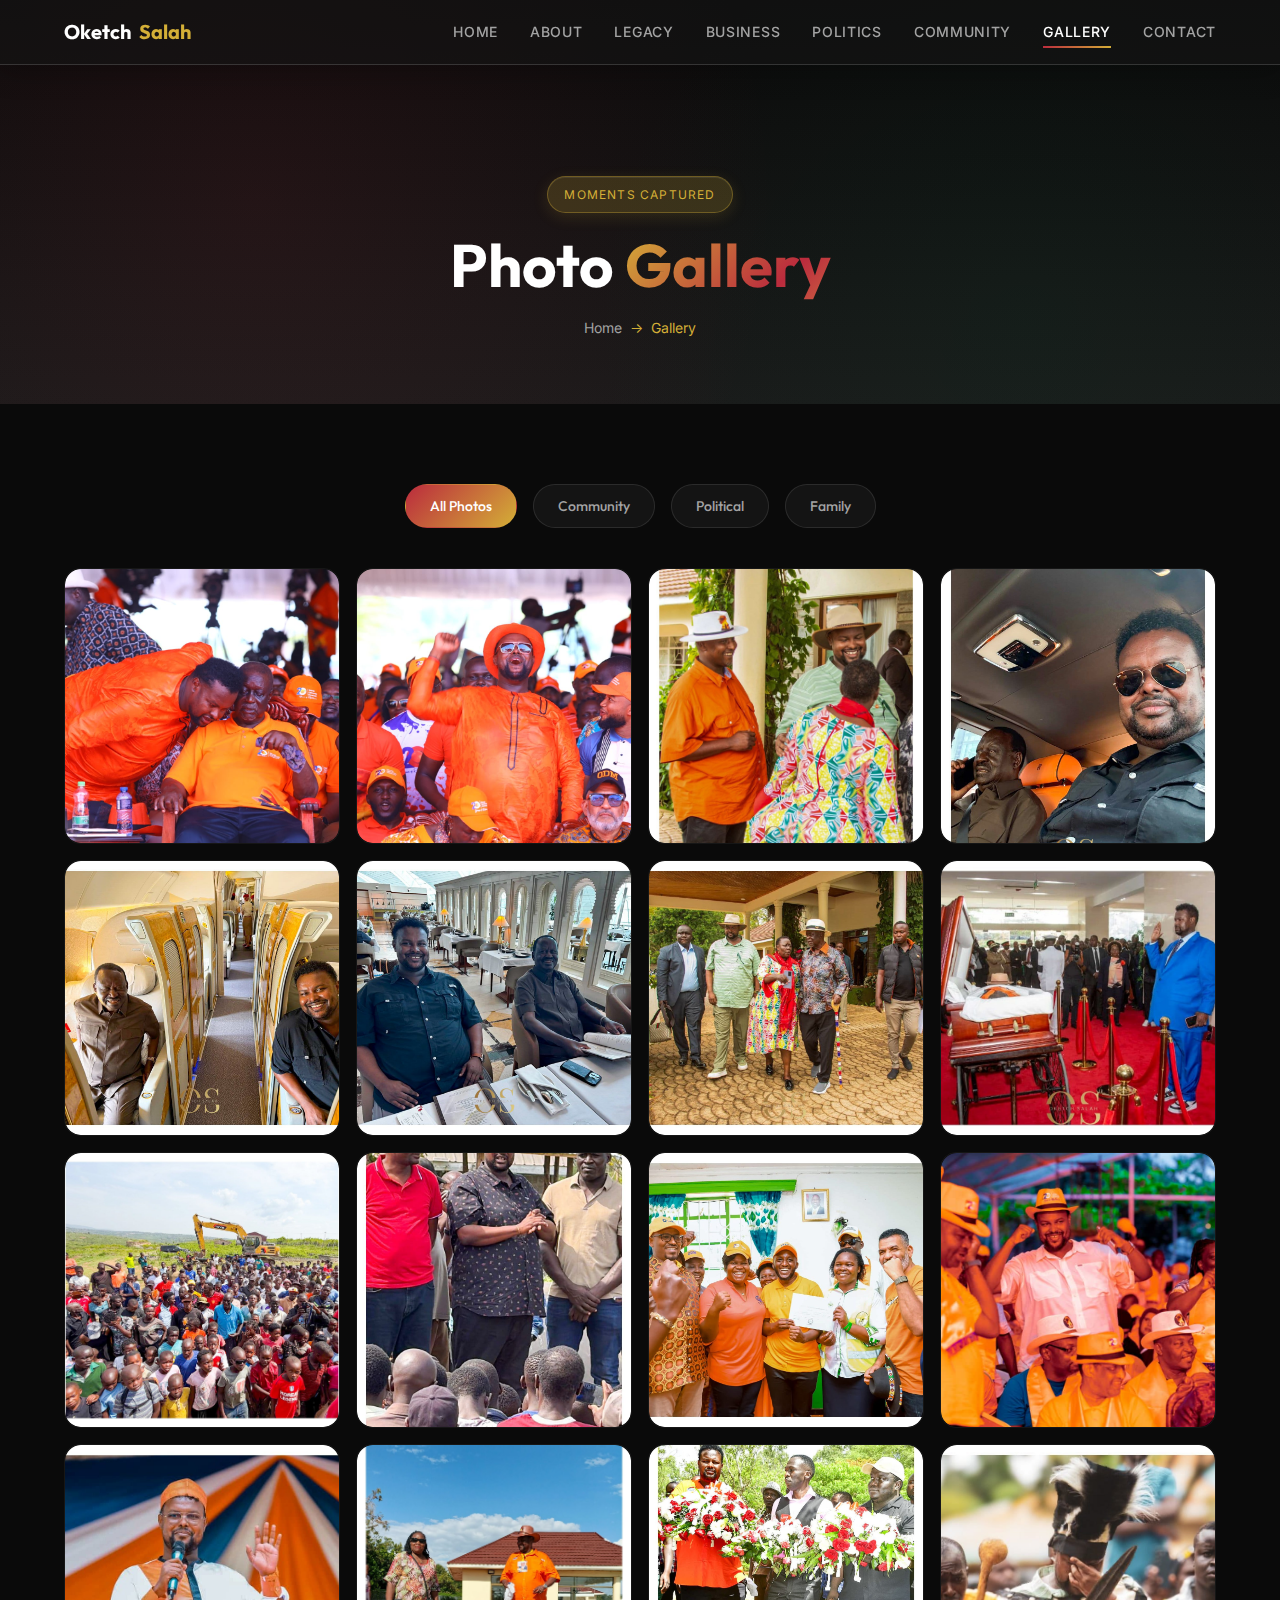
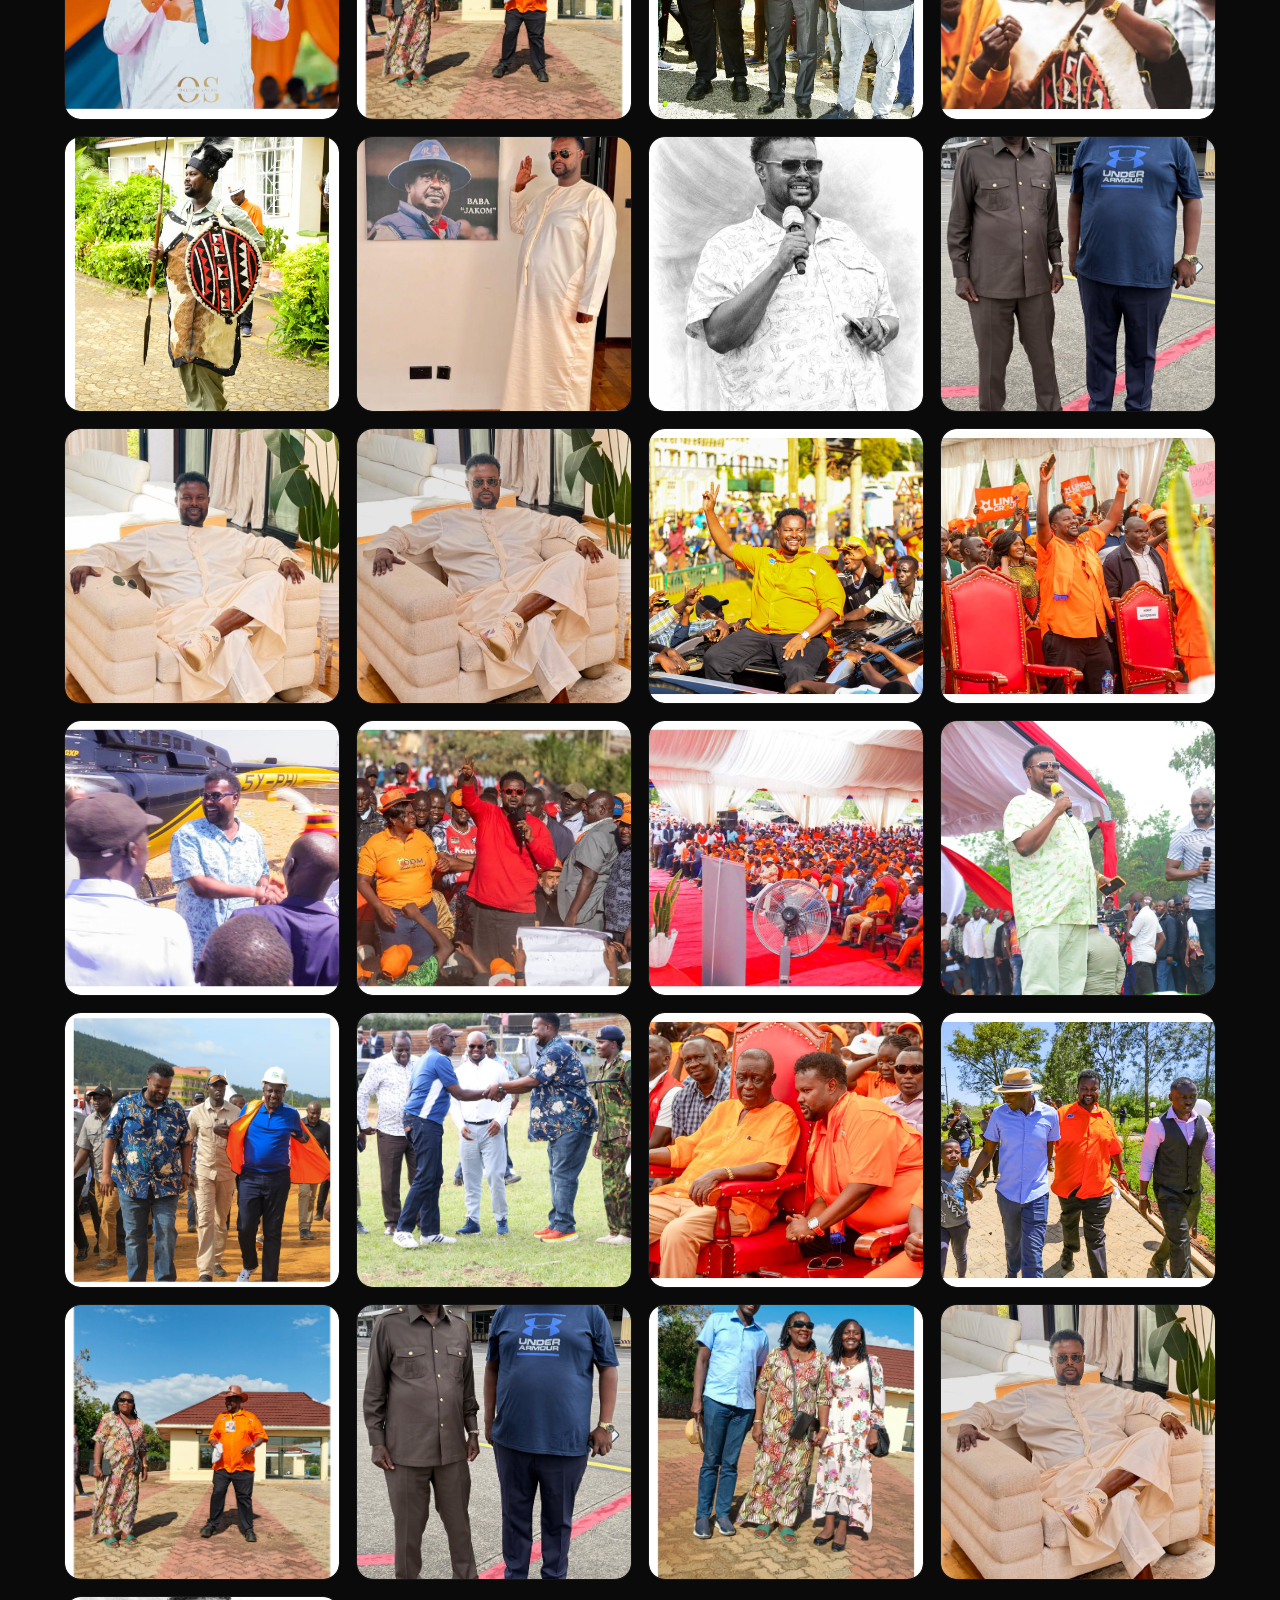
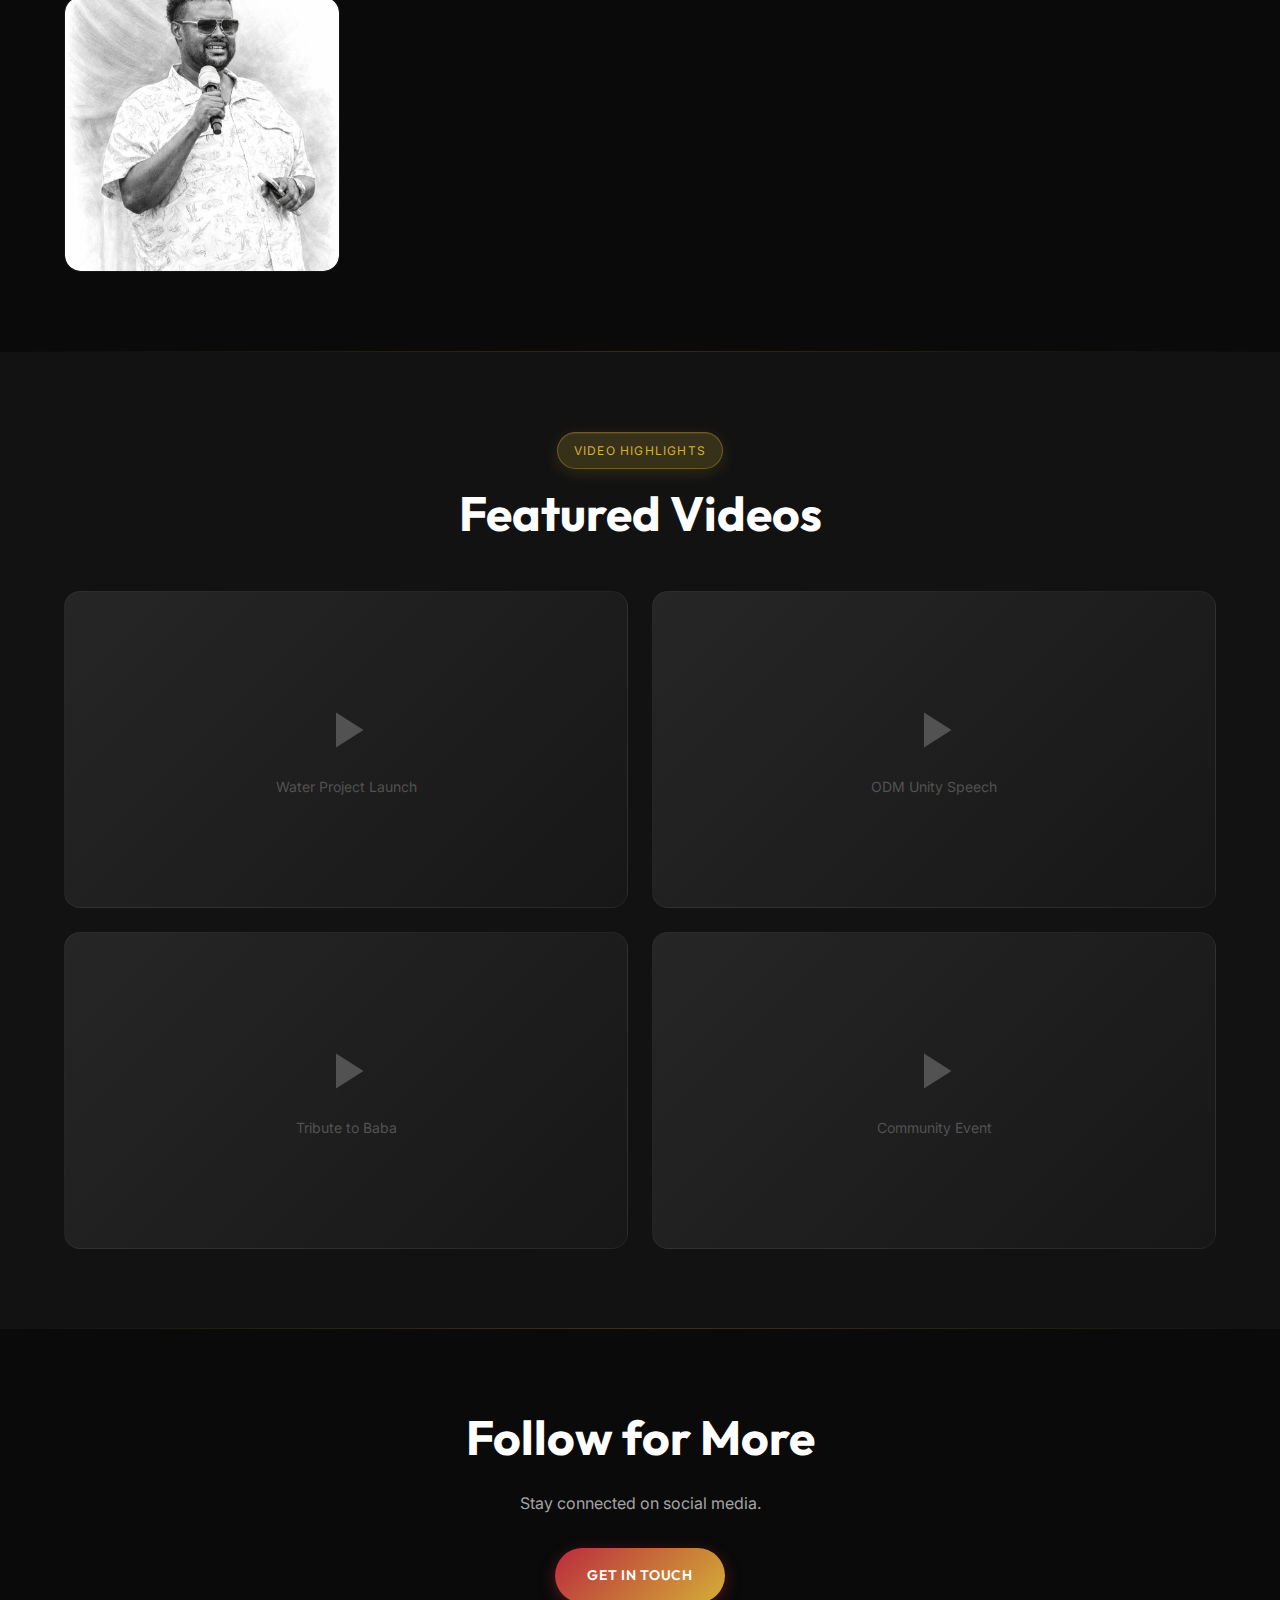
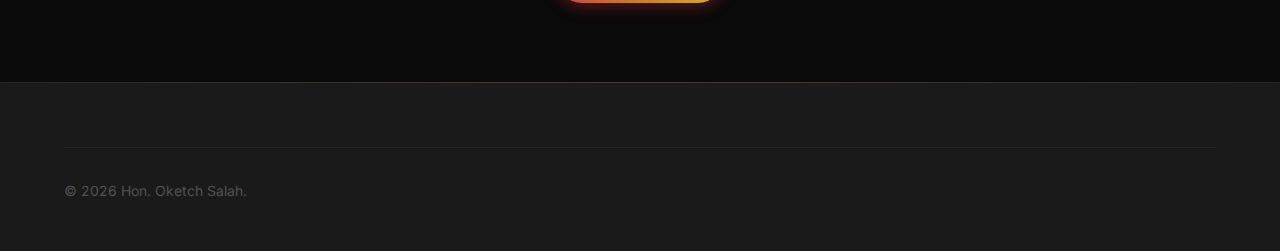
<file: gallery.html>
<!DOCTYPE html>
<html lang="en">

<head>
    <meta charset="UTF-8">
    <meta name="viewport" content="width=device-width, initial-scale=1.0">

    <!-- Primary Meta Tags -->
    <title>Photo Gallery | Hon. Oketch Salah | Community, Political & Family Moments</title>
    <meta name="description"
        content="Photo gallery showcasing Hon. Oketch Salah's journey - community projects, political engagements with ODM, business partnerships, and family moments.">
    <meta name="keywords"
        content="Oketch Salah photos, Oketch Salah gallery, Migori community photos, ODM events, Kenya politician photos">
    <meta name="author" content="Hon. Oketch Salah">
    <meta name="robots" content="index, follow">

    <link rel="canonical" href="https://oketchsalah.com/gallery.html">

    <!-- Open Graph -->
    <meta property="og:type" content="website">
    <meta property="og:url" content="https://oketchsalah.com/gallery.html">
    <meta property="og:title" content="Photo Gallery - Hon. Oketch Salah">
    <meta property="og:description"
        content="Moments captured from community work, political engagements, and family life.">
    <meta property="og:image" content="https://oketchsalah.com/images/oketch-salah-og.jpg">
    <meta property="og:site_name" content="Hon. Oketch Salah">

    <!-- Twitter Card -->
    <meta name="twitter:card" content="summary_large_image">
    <meta name="twitter:site" content="@Oketch_Salah">
    <meta name="twitter:title" content="Photo Gallery - Hon. Oketch Salah">
    <meta name="twitter:description"
        content="Moments captured from community work, political engagements, and family life.">

    <meta name="theme-color" content="#0a0a0a">

    <link rel="preconnect" href="https://fonts.googleapis.com">
    <link rel="preconnect" href="https://fonts.gstatic.com" crossorigin>
    <link
        href="https://fonts.googleapis.com/css2?family=Inter:wght@400;500;600&family=Outfit:wght@500;600;700;800&display=swap"
        rel="stylesheet">
    <link rel="stylesheet" href="styles/main.css">

    <!-- ImageGallery JSON-LD -->
    <script type="application/ld+json">
    {
      "@context": "https://schema.org",
      "@type": "ImageGallery",
      "name": "Hon. Oketch Salah Photo Gallery",
      "description": "Photos showcasing Hon. Oketch Salah's community work, political journey, and personal moments.",
      "url": "https://oketchsalah.com/gallery.html",
      "author": {
        "@type": "Person",
        "name": "Hon. Oketch Salah"
      }
    }
    </script>
    <style>
        .gallery-tabs {
            display: flex;
            justify-content: center;
            gap: var(--space-4);
            flex-wrap: wrap;
            margin-bottom: var(--space-10);
        }

        .gallery-tab {
            padding: var(--space-3) var(--space-6);
            background: rgba(26, 26, 26, 0.6);
            border: 1px solid rgba(255, 255, 255, 0.1);
            border-radius: var(--radius-full);
            color: var(--color-gray-400);
            font-family: var(--font-heading);
            font-size: var(--text-sm);
            font-weight: 500;
            cursor: pointer;
            transition: all var(--transition-base);
        }

        .gallery-tab:hover,
        .gallery-tab.active {
            background: var(--gradient-primary);
            border-color: transparent;
            color: var(--color-white);
        }

        .gallery-placeholder {
            aspect-ratio: 1;
            background: linear-gradient(135deg, var(--color-gray-800), var(--color-gray-900));
            border-radius: var(--radius-lg);
            display: flex;
            flex-direction: column;
            align-items: center;
            justify-content: center;
            gap: var(--space-3);
            border: 1px solid rgba(255, 255, 255, 0.05);
            transition: all var(--transition-base);
        }

        .gallery-placeholder:hover {
            border-color: rgba(212, 175, 55, 0.3);
            transform: translateY(-5px);
        }

        .gallery-placeholder svg {
            width: 40px;
            height: 40px;
            fill: var(--color-gray-600);
        }

        .gallery-placeholder span {
            color: var(--color-gray-600);
            font-size: var(--text-sm);
        }

        .gallery-category {
            display: none;
        }

        .gallery-category.active {
            display: grid;
        }

        .video-grid {
            display: grid;
            grid-template-columns: 1fr;
            gap: var(--space-6);
        }

        @media (min-width: 768px) {
            .video-grid {
                grid-template-columns: repeat(2, 1fr);
            }
        }

        .video-placeholder {
            aspect-ratio: 16/9;
            background: linear-gradient(135deg, var(--color-gray-800), var(--color-gray-900));
            border-radius: var(--radius-lg);
            display: flex;
            flex-direction: column;
            align-items: center;
            justify-content: center;
            gap: var(--space-4);
            border: 1px solid rgba(255, 255, 255, 0.05);
        }

        .video-placeholder svg {
            width: 60px;
            height: 60px;
            fill: var(--color-gray-600);
        }

        .video-placeholder span {
            color: var(--color-gray-600);
            font-size: var(--text-sm);
        }
    </style>
</head>

<body>
    <nav class="nav" id="navbar">
        <div class="container nav-container">
            <a href="index.html" class="nav-logo">Oketch<span>Salah</span></a>
            <ul class="nav-links">
                <li><a href="index.html">Home</a></li>
                <li><a href="about.html">About</a></li>
                <li><a href="legacy.html">Legacy</a></li>
                <li><a href="business.html">Business</a></li>
                <li><a href="politics.html">Politics</a></li>
                <li><a href="community.html">Community</a></li>
                <li><a href="gallery.html" class="active">Gallery</a></li>
                <li><a href="contact.html">Contact</a></li>
            </ul>
            <button class="nav-toggle" id="navToggle"><span></span><span></span><span></span></button>
        </div>
    </nav>
    <div class="mobile-menu" id="mobileMenu">
        <a href="index.html">Home</a><a href="about.html">About</a><a href="legacy.html">Legacy</a>
        <a href="business.html">Business</a><a href="politics.html">Politics</a><a href="community.html">Community</a>
        <a href="gallery.html">Gallery</a><a href="contact.html">Contact</a>
    </div>

    <header class="page-header">
        <div class="container page-header-content">
            <span class="section-badge">Moments Captured</span>
            <h1 class="page-title">Photo <span class="text-gold">Gallery</span></h1>
            <nav class="page-breadcrumb"><a href="index.html">Home</a><span>→</span><span>Gallery</span></nav>
        </div>
    </header>

    <section class="section">
        <div class="container">
            <div class="gallery-tabs">
                <button class="gallery-tab active" data-category="all">All Photos</button>
                <button class="gallery-tab" data-category="community">Community</button>
                <button class="gallery-tab" data-category="politics">Political</button>
                <button class="gallery-tab" data-category="family">Family</button>
            </div>

            <div class="gallery-grid gallery-category active" id="gallery-all">
                <!-- Photos with Baba in ODM Attires - Featured at Top -->
                <div class="gallery-item"><img src="images/oketch-with-baba-odm-orange.jpg"
                        alt="Oketch Salah with Baba Raila Odinga in ODM Orange"
                        style="width: 100%; height: 100%; object-fit: cover; border-radius: var(--radius-lg);"></div>
                <div class="gallery-item"><img src="images/oketch-odm-rally-orange.jpg"
                        alt="Oketch Salah at ODM Rally in Full Orange Attire"
                        style="width: 100%; height: 100%; object-fit: cover; border-radius: var(--radius-lg);"></div>
                <div class="gallery-item"><img src="images/oketch-with-baba-laughing.jpg"
                        alt="Oketch Salah with Baba Raila Sharing a Laugh"
                        style="width: 100%; height: 100%; object-fit: cover; border-radius: var(--radius-lg);"></div>
                <div class="gallery-item"><img src="images/oketch-with-baba-in-car.jpg"
                        alt="Oketch Salah with Baba Raila in Car"
                        style="width: 100%; height: 100%; object-fit: cover; border-radius: var(--radius-lg);"></div>
                <div class="gallery-item"><img src="images/oketch-with-baba-on-plane.jpg"
                        alt="Oketch Salah with Baba Raila on Private Plane"
                        style="width: 100%; height: 100%; object-fit: cover; border-radius: var(--radius-lg);"></div>
                <div class="gallery-item"><img src="images/oketch-dining-with-baba.jpg"
                        alt="Oketch Salah Dining with Baba Raila"
                        style="width: 100%; height: 100%; object-fit: cover; border-radius: var(--radius-lg);"></div>
                <div class="gallery-item"><img src="images/oketch-walking-with-baba.jpg"
                        alt="Oketch Salah Walking with Baba Raila"
                        style="width: 100%; height: 100%; object-fit: cover; border-radius: var(--radius-lg);"></div>
                <div class="gallery-item"><img src="images/oketch-baba-memorial-tribute.jpg"
                        alt="Oketch Salah Paying Tribute at Baba Memorial"
                        style="width: 100%; height: 100%; object-fit: cover; border-radius: var(--radius-lg);"></div>

                <!-- Philanthropic & Community Photos -->
                <div class="gallery-item"><img src="images/community-development-project.jpg"
                        alt="Oketch Salah Community Development Project"
                        style="width: 100%; height: 100%; object-fit: cover; border-radius: var(--radius-lg);"></div>
                <div class="gallery-item"><img src="images/oketch-addressing-community.jpg"
                        alt="Oketch Salah Addressing Community Members"
                        style="width: 100%; height: 100%; object-fit: cover; border-radius: var(--radius-lg);"></div>
                <div class="gallery-item"><img src="images/community-certificate-celebration.jpg"
                        alt="Community Certificate Presentation Celebration"
                        style="width: 100%; height: 100%; object-fit: cover; border-radius: var(--radius-lg);"></div>

                <!-- ODM Political & Cultural Photos -->
                <div class="gallery-item"><img src="images/odm-party-celebration.jpg" alt="ODM Party Celebration"
                        style="width: 100%; height: 100%; object-fit: cover; border-radius: var(--radius-lg);"></div>
                <div class="gallery-item"><img src="images/oketch-speaking-event.jpg"
                        alt="Oketch Salah Speaking at Event"
                        style="width: 100%; height: 100%; object-fit: cover; border-radius: var(--radius-lg);"></div>
                <div class="gallery-item"><img src="images/oketch-orange-odm-attire.jpg"
                        alt="Oketch Salah in Orange ODM Attire"
                        style="width: 100%; height: 100%; object-fit: cover; border-radius: var(--radius-lg);"></div>
                <div class="gallery-item"><img src="images/oketch-tribute-ceremony.jpg"
                        alt="Oketch Salah at Tribute Ceremony"
                        style="width: 100%; height: 100%; object-fit: cover; border-radius: var(--radius-lg);"></div>
                <div class="gallery-item"><img src="images/oketch-luo-warrior-traditional.jpg"
                        alt="Oketch Salah in Traditional Luo Warrior Attire"
                        style="width: 100%; height: 100%; object-fit: cover; border-radius: var(--radius-lg);"></div>
                <div class="gallery-item"><img src="images/oketch-maasai-warrior-attire.jpg"
                        alt="Oketch Salah in Traditional Maasai Warrior Attire"
                        style="width: 100%; height: 100%; object-fit: cover; border-radius: var(--radius-lg);"></div>

                <!-- Earlier Gallery Photos -->
                <div class="gallery-item"><img src="images/gallery-01.jpg" alt="Gallery Image 1"
                        style="width: 100%; height: 100%; object-fit: cover; border-radius: var(--radius-lg);"></div>
                <div class="gallery-item"><img src="images/gallery-02.jpg" alt="Gallery Image 2"
                        style="width: 100%; height: 100%; object-fit: cover; border-radius: var(--radius-lg);"></div>
                <div class="gallery-item"><img src="images/gallery-03.jpg" alt="Gallery Image 3"
                        style="width: 100%; height: 100%; object-fit: cover; border-radius: var(--radius-lg);"></div>
                <div class="gallery-item"><img src="images/gallery-04.jpg" alt="Gallery Image 4"
                        style="width: 100%; height: 100%; object-fit: cover; border-radius: var(--radius-lg);"></div>
                <div class="gallery-item"><img src="images/gallery-05.jpg" alt="Gallery Image 5"
                        style="width: 100%; height: 100%; object-fit: cover; border-radius: var(--radius-lg);"></div>
                <div class="gallery-item"><img src="images/gallery-06.jpg" alt="Gallery Image 6"
                        style="width: 100%; height: 100%; object-fit: cover; border-radius: var(--radius-lg);"></div>
                <div class="gallery-item"><img src="images/gallery-07.jpg" alt="Gallery Image 7"
                        style="width: 100%; height: 100%; object-fit: cover; border-radius: var(--radius-lg);"></div>
                <div class="gallery-item"><img src="images/gallery-08.jpg" alt="Gallery Image 8"
                        style="width: 100%; height: 100%; object-fit: cover; border-radius: var(--radius-lg);"></div>
                <div class="gallery-item"><img src="images/gallery-09.jpg" alt="Gallery Image 9"
                        style="width: 100%; height: 100%; object-fit: cover; border-radius: var(--radius-lg);"></div>
                <div class="gallery-item"><img src="images/gallery-10.jpg" alt="Gallery Image 10"
                        style="width: 100%; height: 100%; object-fit: cover; border-radius: var(--radius-lg);"></div>
                <div class="gallery-item"><img src="images/gallery-11.jpg" alt="Gallery Image 11"
                        style="width: 100%; height: 100%; object-fit: cover; border-radius: var(--radius-lg);"></div>
                <div class="gallery-item"><img src="images/gallery-12.jpg" alt="Gallery Image 12"
                        style="width: 100%; height: 100%; object-fit: cover; border-radius: var(--radius-lg);"></div>
                <div class="gallery-item"><img src="images/gallery-13.jpg" alt="Gallery Image 13"
                        style="width: 100%; height: 100%; object-fit: cover; border-radius: var(--radius-lg);"></div>
                <div class="gallery-item"><img src="images/gallery-14.jpg" alt="Gallery Image 14"
                        style="width: 100%; height: 100%; object-fit: cover; border-radius: var(--radius-lg);"></div>
                <div class="gallery-item"><img src="images/gallery-15.jpg" alt="Gallery Image 15"
                        style="width: 100%; height: 100%; object-fit: cover; border-radius: var(--radius-lg);"></div>
                <div class="gallery-item"><img src="images/gallery-16.jpg" alt="Gallery Image 16"
                        style="width: 100%; height: 100%; object-fit: cover; border-radius: var(--radius-lg);"></div>
                <div class="gallery-item"><img src="images/gallery-17.jpg" alt="Gallery Image 17"
                        style="width: 100%; height: 100%; object-fit: cover; border-radius: var(--radius-lg);"></div>
                <div class="gallery-item"><img src="images/gallery-18.jpg" alt="Gallery Image 18"
                        style="width: 100%; height: 100%; object-fit: cover; border-radius: var(--radius-lg);"></div>
                <div class="gallery-item"><img src="images/gallery-19.jpg" alt="Gallery Image 19"
                        style="width: 100%; height: 100%; object-fit: cover; border-radius: var(--radius-lg);"></div>
                <div class="gallery-item"><img src="images/gallery-20.jpg" alt="Gallery Image 20"
                        style="width: 100%; height: 100%; object-fit: cover; border-radius: var(--radius-lg);"></div>
            </div>

            <div class="gallery-grid gallery-category" id="gallery-community">
                <div class="gallery-item"><img src="images/community-development-project.jpg"
                        alt="Community Development Project with Excavator"
                        style="width: 100%; height: 100%; object-fit: cover; border-radius: var(--radius-lg);"></div>
                <div class="gallery-item"><img src="images/oketch-addressing-community.jpg"
                        alt="Oketch Salah Addressing Community"
                        style="width: 100%; height: 100%; object-fit: cover; border-radius: var(--radius-lg);"></div>
                <div class="gallery-item"><img src="images/community-certificate-celebration.jpg"
                        alt="Community Certificate Celebration"
                        style="width: 100%; height: 100%; object-fit: cover; border-radius: var(--radius-lg);"></div>
                <div class="gallery-item"><img src="images/gallery-06.jpg" alt="Community Engagement"
                        style="width: 100%; height: 100%; object-fit: cover; border-radius: var(--radius-lg);"></div>
                <div class="gallery-item"><img src="images/gallery-07.jpg" alt="Community Outreach"
                        style="width: 100%; height: 100%; object-fit: cover; border-radius: var(--radius-lg);"></div>
                <div class="gallery-item"><img src="images/gallery-08.jpg" alt="Assisting the Needy"
                        style="width: 100%; height: 100%; object-fit: cover; border-radius: var(--radius-lg);"></div>
            </div>

            <div class="gallery-grid gallery-category" id="gallery-politics">
                <div class="gallery-item"><img src="images/oketch-with-baba-odm-orange.jpg"
                        alt="Oketch with Baba in ODM Orange"
                        style="width: 100%; height: 100%; object-fit: cover; border-radius: var(--radius-lg);"></div>
                <div class="gallery-item"><img src="images/oketch-odm-rally-orange.jpg" alt="ODM Rally in Orange"
                        style="width: 100%; height: 100%; object-fit: cover; border-radius: var(--radius-lg);"></div>
                <div class="gallery-item"><img src="images/oketch-with-baba-laughing.jpg"
                        alt="With Baba Sharing Moments"
                        style="width: 100%; height: 100%; object-fit: cover; border-radius: var(--radius-lg);"></div>
                <div class="gallery-item"><img src="images/odm-party-celebration.jpg" alt="ODM Party Celebration"
                        style="width: 100%; height: 100%; object-fit: cover; border-radius: var(--radius-lg);"></div>
                <div class="gallery-item"><img src="images/oketch-speaking-event.jpg"
                        alt="Oketch Speaking at Political Event"
                        style="width: 100%; height: 100%; object-fit: cover; border-radius: var(--radius-lg);"></div>
                <div class="gallery-item"><img src="images/oketch-orange-odm-attire.jpg"
                        alt="Oketch in ODM Orange Attire"
                        style="width: 100%; height: 100%; object-fit: cover; border-radius: var(--radius-lg);"></div>
                <div class="gallery-item"><img src="images/oketch-with-baba-in-car.jpg" alt="With Baba in Car"
                        style="width: 100%; height: 100%; object-fit: cover; border-radius: var(--radius-lg);"></div>
                <div class="gallery-item"><img src="images/oketch-with-baba-on-plane.jpg" alt="With Baba on Plane"
                        style="width: 100%; height: 100%; object-fit: cover; border-radius: var(--radius-lg);"></div>
                <div class="gallery-item"><img src="images/oketch-dining-with-baba.jpg" alt="Dining with Baba"
                        style="width: 100%; height: 100%; object-fit: cover; border-radius: var(--radius-lg);"></div>
                <div class="gallery-item"><img src="images/oketch-walking-with-baba.jpg" alt="Walking with Baba"
                        style="width: 100%; height: 100%; object-fit: cover; border-radius: var(--radius-lg);"></div>
                <div class="gallery-item"><img src="images/oketch-baba-memorial-tribute.jpg" alt="Baba Memorial Tribute"
                        style="width: 100%; height: 100%; object-fit: cover; border-radius: var(--radius-lg);"></div>
                <div class="gallery-item"><img src="images/oketch-tribute-ceremony.jpg" alt="Tribute Ceremony"
                        style="width: 100%; height: 100%; object-fit: cover; border-radius: var(--radius-lg);"></div>
            </div>

            <div class="gallery-grid gallery-category" id="gallery-family">
                <div class="gallery-placeholder"><svg viewBox="0 0 24 24">
                        <path
                            d="M21 19V5c0-1.1-.9-2-2-2H5c-1.1 0-2 .9-2 2v14c0 1.1.9 2 2 2h14c1.1 0 2-.9 2-2zM8.5 13.5l2.5 3.01L14.5 12l4.5 6H5l3.5-4.5z" />
                    </svg><span>Wedding</span></div>
                <div class="gallery-placeholder"><svg viewBox="0 0 24 24">
                        <path
                            d="M21 19V5c0-1.1-.9-2-2-2H5c-1.1 0-2 .9-2 2v14c0 1.1.9 2 2 2h14c1.1 0 2-.9 2-2zM8.5 13.5l2.5 3.01L14.5 12l4.5 6H5l3.5-4.5z" />
                    </svg><span>Church Service</span></div>
                <div class="gallery-placeholder"><svg viewBox="0 0 24 24">
                        <path
                            d="M21 19V5c0-1.1-.9-2-2-2H5c-1.1 0-2 .9-2 2v14c0 1.1.9 2 2 2h14c1.1 0 2-.9 2-2zM8.5 13.5l2.5 3.01L14.5 12l4.5 6H5l3.5-4.5z" />
                    </svg><span>Friday Prayers</span></div>
                <div class="gallery-placeholder"><svg viewBox="0 0 24 24">
                        <path
                            d="M21 19V5c0-1.1-.9-2-2-2H5c-1.1 0-2 .9-2 2v14c0 1.1.9 2 2 2h14c1.1 0 2-.9 2-2zM8.5 13.5l2.5 3.01L14.5 12l4.5 6H5l3.5-4.5z" />
                    </svg><span>Family Gathering</span></div>
            </div>
        </div>
    </section>

    <section class="section" id="videos" style="background: rgba(26,26,26,0.5);">
        <div class="container">
            <div class="section-header">
                <span class="section-badge">Video Highlights</span>
                <h2 class="section-title">Featured Videos</h2>
            </div>
            <div class="video-grid">
                <div class="video-placeholder"><svg viewBox="0 0 24 24">
                        <path d="M8 5v14l11-7z" />
                    </svg><span>Water Project Launch</span></div>
                <div class="video-placeholder"><svg viewBox="0 0 24 24">
                        <path d="M8 5v14l11-7z" />
                    </svg><span>ODM Unity Speech</span></div>
                <div class="video-placeholder"><svg viewBox="0 0 24 24">
                        <path d="M8 5v14l11-7z" />
                    </svg><span>Tribute to Baba</span></div>
                <div class="video-placeholder"><svg viewBox="0 0 24 24">
                        <path d="M8 5v14l11-7z" />
                    </svg><span>Community Event</span></div>
            </div>
        </div>
    </section>

    <section class="section">
        <div class="container text-center">
            <h2 class="section-title" style="margin-bottom: var(--space-6);">Follow for More</h2>
            <p class="section-subtitle" style="margin-bottom: var(--space-8);">Stay connected on social media.</p>
            <a href="contact.html" class="btn btn-primary">Get in Touch</a>
        </div>
    </section>

    <footer class="footer">
        <div class="container">
            <div class="footer-bottom">
                <p class="footer-copyright">&copy; 2026 Hon. Oketch Salah.</p>
            </div>
        </div>
    </footer>

    <script src="scripts/main.js"></script>
    <script>
        document.addEventListener('DOMContentLoaded', function () {
            const tabs = document.querySelectorAll('.gallery-tab');
            const categories = document.querySelectorAll('.gallery-category');
            tabs.forEach(tab => {
                tab.addEventListener('click', function () {
                    const category = this.getAttribute('data-category');
                    tabs.forEach(t => t.classList.remove('active'));
                    this.classList.add('active');
                    categories.forEach(cat => {
                        cat.classList.remove('active');
                        if (cat.id === `gallery-${category}`) cat.classList.add('active');
                    })
                });
            });
        });
    </script>
</body>

</html>
</file>
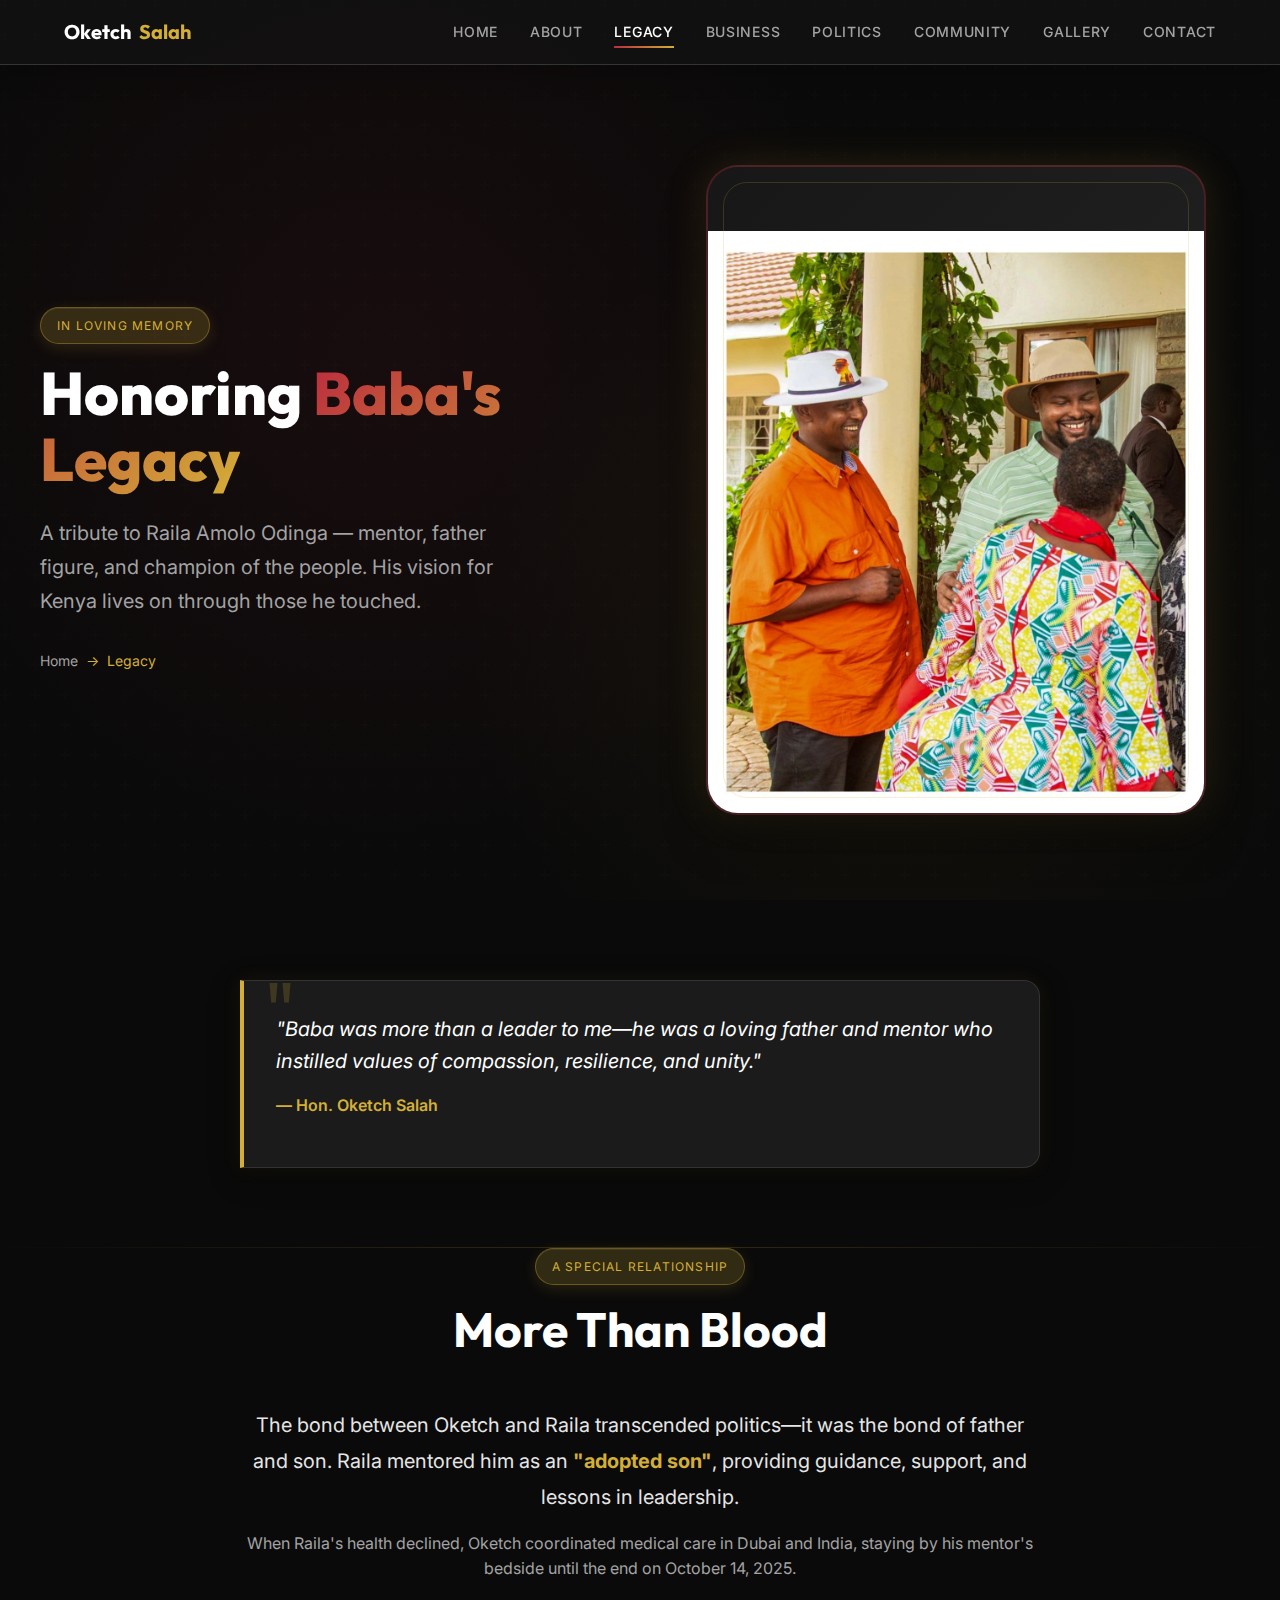
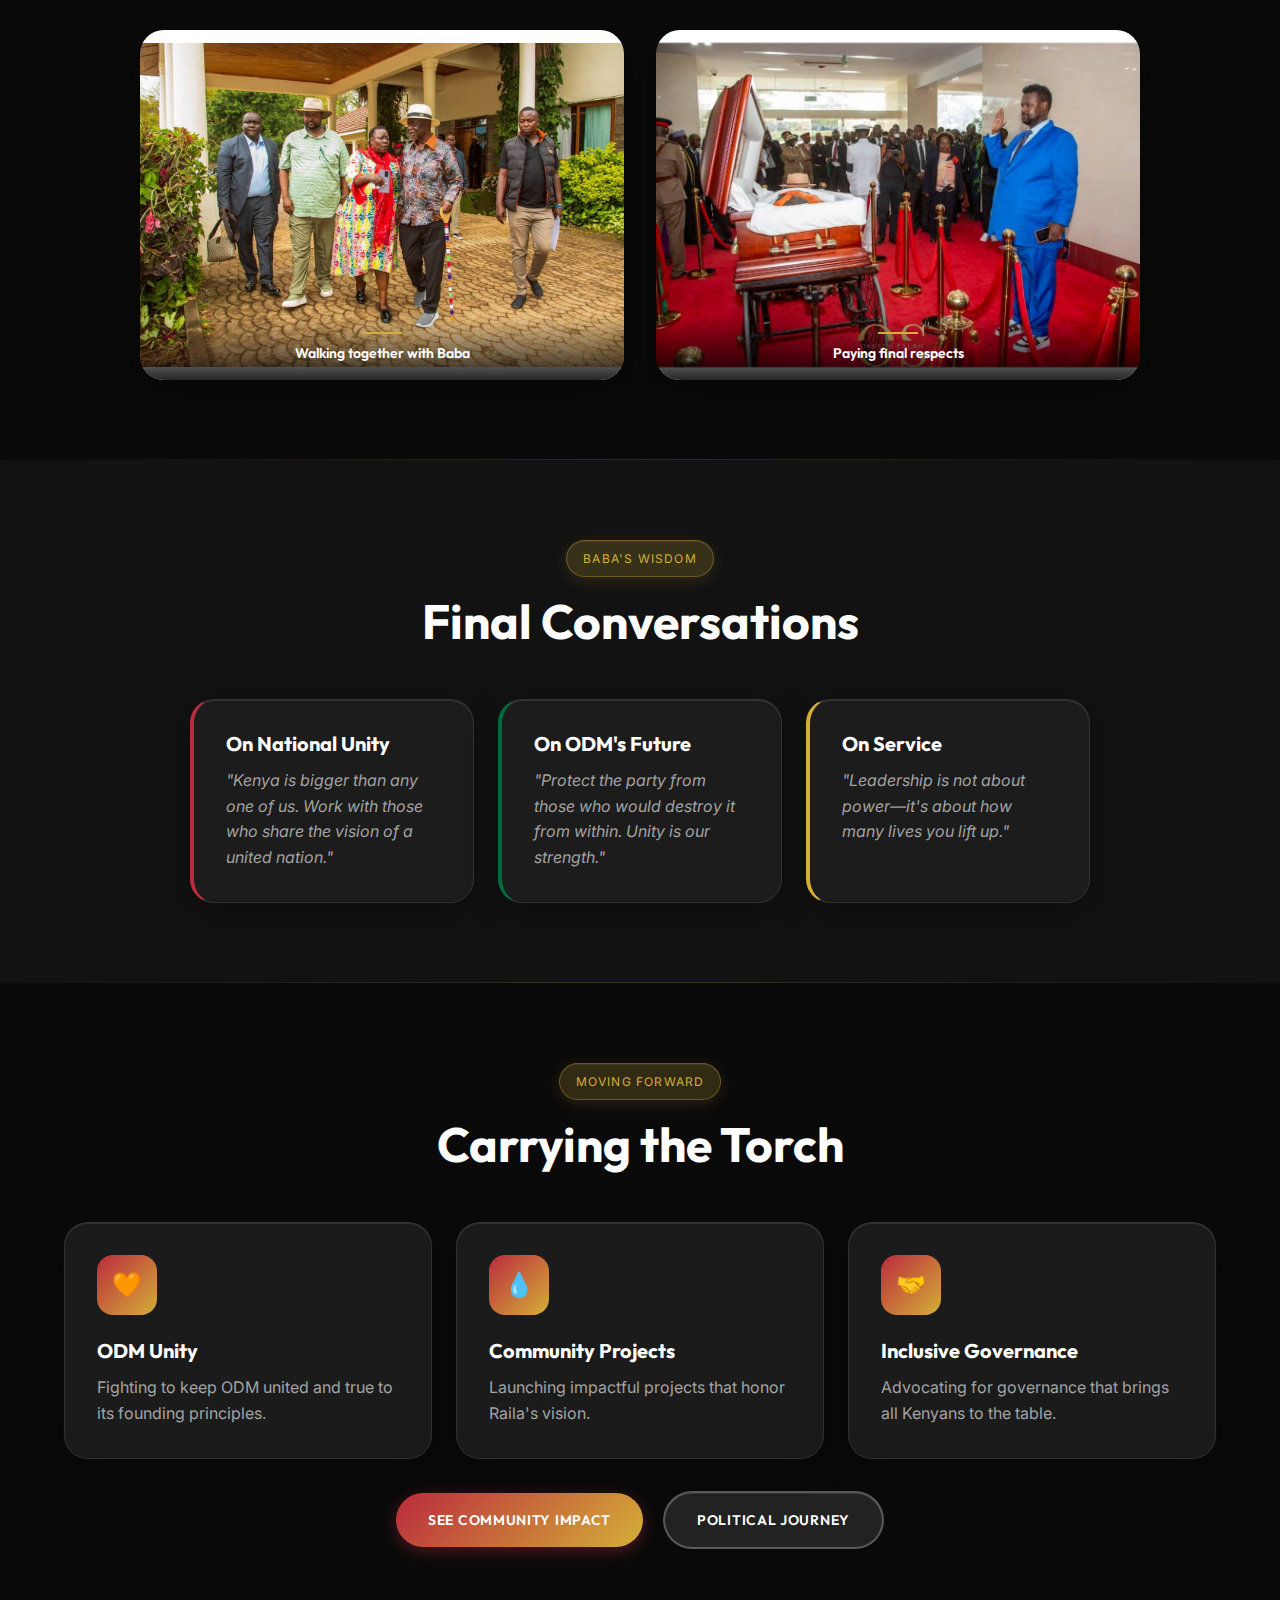
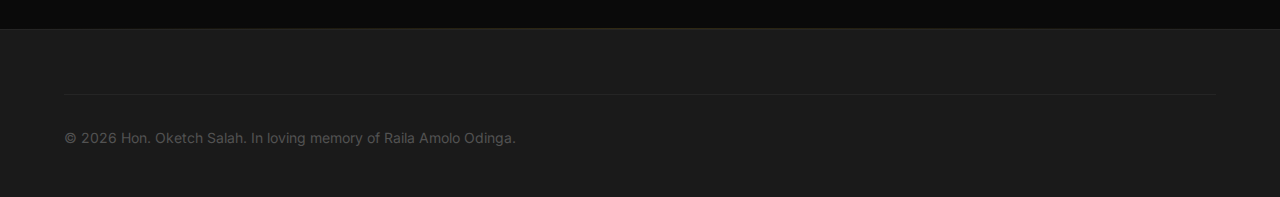
<file: legacy.html>
<!DOCTYPE html>
<html lang="en">

<head>
    <meta charset="UTF-8">
    <meta name="viewport" content="width=device-width, initial-scale=1.0">

    <!-- Primary Meta Tags -->
    <title>Raila Odinga's Legacy | Hon. Oketch Salah | Mentorship & Tribute</title>
    <meta name="description"
        content="Hon. Oketch Salah's special relationship with Raila Odinga - adopted son, mentorship, final conversations, and commitment to carrying forward Baba's legacy for Kenya.">
    <meta name="keywords"
        content="Oketch Salah Raila Odinga, Raila adopted son, Raila Odinga legacy, Baba legacy Kenya, Raila mentorship, Oketch Salah tribute">
    <meta name="author" content="Hon. Oketch Salah">
    <meta name="robots" content="index, follow">

    <link rel="canonical" href="https://oketchsalah.com/legacy.html">

    <!-- Open Graph -->
    <meta property="og:type" content="article">
    <meta property="og:url" content="https://oketchsalah.com/legacy.html">
    <meta property="og:title" content="Raila Odinga's Legacy - Hon. Oketch Salah">
    <meta property="og:description"
        content="A tribute to Baba Raila Odinga and the mentorship that shaped a new generation of Kenyan leaders.">
    <meta property="og:image" content="https://oketchsalah.com/images/oketch-salah-og.jpg">
    <meta property="og:site_name" content="Hon. Oketch Salah">

    <!-- Twitter Card -->
    <meta name="twitter:card" content="summary_large_image">
    <meta name="twitter:site" content="@Oketch_Salah">
    <meta name="twitter:title" content="Raila Odinga's Legacy - Hon. Oketch Salah">
    <meta name="twitter:description"
        content="A tribute to Baba Raila Odinga and the mentorship that shaped a new generation of Kenyan leaders.">

    <meta name="theme-color" content="#0a0a0a">

    <link rel="preconnect" href="https://fonts.googleapis.com">
    <link rel="preconnect" href="https://fonts.gstatic.com" crossorigin>
    <link
        href="https://fonts.googleapis.com/css2?family=Inter:wght@400;500;600&family=Outfit:wght@500;600;700;800&display=swap"
        rel="stylesheet">
    <link rel="stylesheet" href="styles/main.css">
</head>

<body>
    <nav class="nav" id="navbar">
        <div class="container nav-container">
            <a href="index.html" class="nav-logo">Oketch<span>Salah</span></a>
            <ul class="nav-links">
                <li><a href="index.html">Home</a></li>
                <li><a href="about.html">About</a></li>
                <li><a href="legacy.html" class="active">Legacy</a></li>
                <li><a href="business.html">Business</a></li>
                <li><a href="politics.html">Politics</a></li>
                <li><a href="community.html">Community</a></li>
                <li><a href="gallery.html">Gallery</a></li>
                <li><a href="contact.html">Contact</a></li>
            </ul>
            <button class="nav-toggle" id="navToggle"
                aria-label="Toggle menu"><span></span><span></span><span></span></button>
        </div>
    </nav>
    <div class="mobile-menu" id="mobileMenu">
        <a href="index.html">Home</a><a href="about.html">About</a><a href="legacy.html">Legacy</a>
        <a href="business.html">Business</a><a href="politics.html">Politics</a><a href="community.html">Community</a>
        <a href="gallery.html">Gallery</a><a href="contact.html">Contact</a>
    </div>

    <!-- Hero Section with Baba Image -->
    <section class="about-hero legacy-hero">
        <div class="about-hero-pattern"></div>
        <div class="container about-hero-container">
            <!-- Text Content -->
            <div class="about-hero-content">
                <span class="section-badge">In Loving Memory</span>
                <h1 class="about-hero-title">Honoring <span>Baba's Legacy</span></h1>
                <p class="about-hero-subtitle">
                    A tribute to Raila Amolo Odinga — mentor, father figure, and champion of the people.
                    His vision for Kenya lives on through those he touched.
                </p>
                <nav class="page-breadcrumb" style="justify-content: flex-start;">
                    <a href="index.html">Home</a>
                    <span>→</span>
                    <span>Legacy</span>
                </nav>
            </div>

            <!-- Portrait with Baba -->
            <div class="about-hero-image">
                <div class="about-hero-image-frame legacy-frame">
                    <img src="images/oketch-with-baba-laughing.jpg"
                        alt="Hon. Oketch Salah sharing a joyful moment with Raila Odinga">
                    <div class="about-hero-image-accent"></div>
                </div>
            </div>
        </div>
    </section>

    <section class="section">
        <div class="container">
            <div class="quote-block" style="max-width: 800px; margin: 0 auto;">
                <p class="quote-text">"Baba was more than a leader to me—he was a loving father and mentor who instilled
                    values of compassion, resilience, and unity."</p>
                <p class="quote-author">— Hon. Oketch Salah</p>
            </div>
        </div>
    </section>

    <section class="section" style="padding-top: 0;">
        <div class="container">
            <div class="section-header">
                <span class="section-badge">A Special Relationship</span>
                <h2 class="section-title">More Than Blood</h2>
            </div>

            <!-- Story with Inline Images -->
            <div class="legacy-story">
                <div class="legacy-story-text">
                    <p class="lead-text">
                        The bond between Oketch and Raila transcended politics—it was the bond of father and son.
                        Raila mentored him as an <strong class="text-gold">"adopted son"</strong>, providing guidance,
                        support, and lessons in leadership.
                    </p>
                    <p>When Raila's health declined, Oketch coordinated medical care in Dubai and India, staying
                        by his mentor's bedside until the end on October 14, 2025.</p>
                </div>

                <!-- Inline Image Gallery -->
                <div class="legacy-inline-gallery">
                    <div class="legacy-inline-image">
                        <img src="images/oketch-walking-with-baba.jpg"
                            alt="Hon. Oketch Salah walking alongside Raila Odinga" loading="lazy">
                        <span class="legacy-image-caption">Walking together with Baba</span>
                    </div>
                    <div class="legacy-inline-image">
                        <img src="images/oketch-baba-memorial-tribute.jpg"
                            alt="Hon. Oketch Salah paying tribute at Baba's memorial" loading="lazy">
                        <span class="legacy-image-caption">Paying final respects</span>
                    </div>
                </div>
            </div>
        </div>
    </section>

    <section class="section" style="background: rgba(26,26,26,0.5);">
        <div class="container">
            <div class="section-header">
                <span class="section-badge">Baba's Wisdom</span>
                <h2 class="section-title">Final Conversations</h2>
            </div>
            <div class="cards-grid" style="max-width: 900px; margin: 0 auto;">
                <div class="card" style="border-left: 4px solid var(--color-red);">
                    <h3 class="card-title">On National Unity</h3>
                    <p class="card-text" style="font-style: italic;">"Kenya is bigger than any one of us. Work with
                        those who share the vision of a united nation."</p>
                </div>
                <div class="card" style="border-left: 4px solid var(--color-green);">
                    <h3 class="card-title">On ODM's Future</h3>
                    <p class="card-text" style="font-style: italic;">"Protect the party from those who would destroy it
                        from within. Unity is our strength."</p>
                </div>
                <div class="card" style="border-left: 4px solid var(--color-gold);">
                    <h3 class="card-title">On Service</h3>
                    <p class="card-text" style="font-style: italic;">"Leadership is not about power—it's about how many
                        lives you lift up."</p>
                </div>
            </div>
        </div>
    </section>

    <section class="section">
        <div class="container">
            <div class="section-header">
                <span class="section-badge">Moving Forward</span>
                <h2 class="section-title">Carrying the Torch</h2>
            </div>
            <div class="cards-grid">
                <div class="card">
                    <div class="card-icon">🧡</div>
                    <h3 class="card-title">ODM Unity</h3>
                    <p class="card-text">Fighting to keep ODM united and true to its founding principles.</p>
                </div>
                <div class="card">
                    <div class="card-icon">💧</div>
                    <h3 class="card-title">Community Projects</h3>
                    <p class="card-text">Launching impactful projects that honor Raila's vision.</p>
                </div>
                <div class="card">
                    <div class="card-icon">🤝</div>
                    <h3 class="card-title">Inclusive Governance</h3>
                    <p class="card-text">Advocating for governance that brings all Kenyans to the table.</p>
                </div>
            </div>
            <div class="text-center mt-8">
                <a href="community.html" class="btn btn-primary">See Community Impact</a>
                <a href="politics.html" class="btn btn-outline" style="margin-left: var(--space-4);">Political
                    Journey</a>
            </div>
        </div>
    </section>

    <footer class="footer">
        <div class="container">
            <div class="footer-bottom">
                <p class="footer-copyright">&copy; 2026 Hon. Oketch Salah. In loving memory of Raila Amolo Odinga.</p>
            </div>
        </div>
    </footer>
    <script src="scripts/main.js"></script>
</body>

</html>
</file>
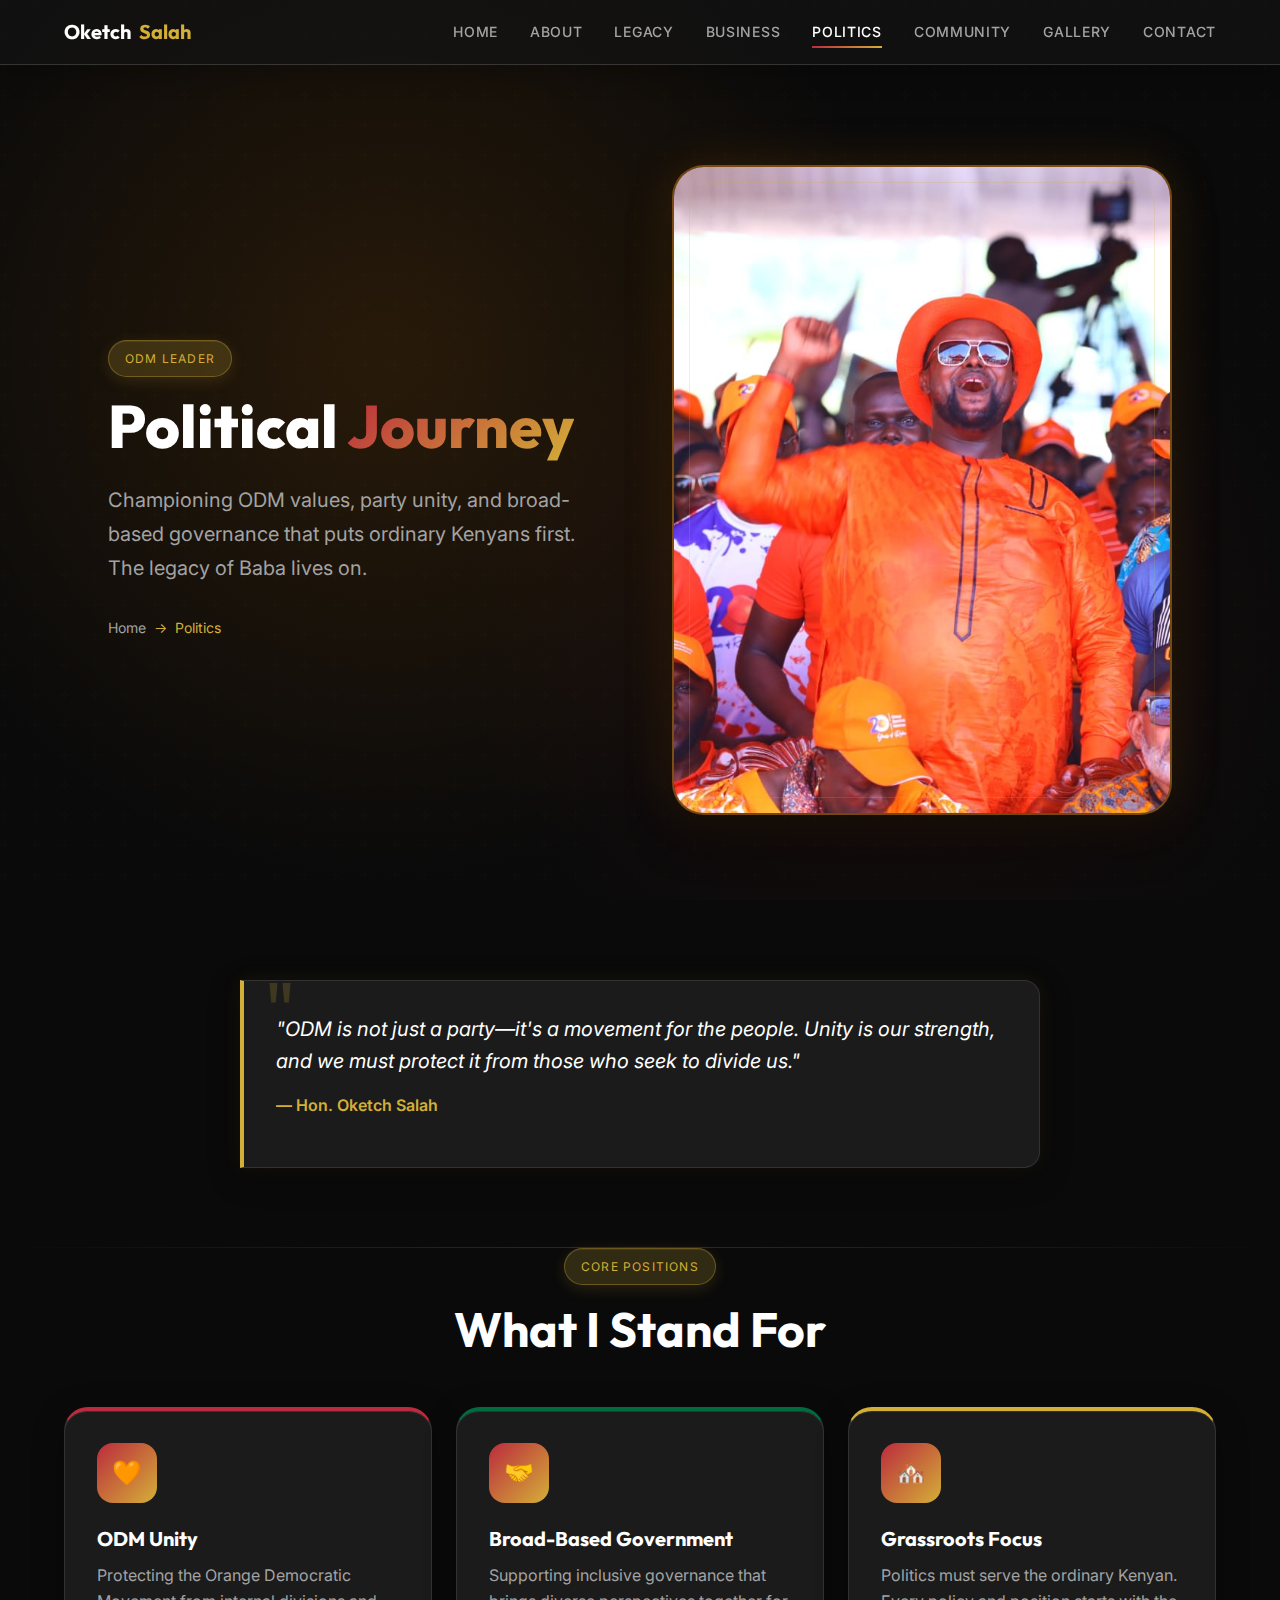
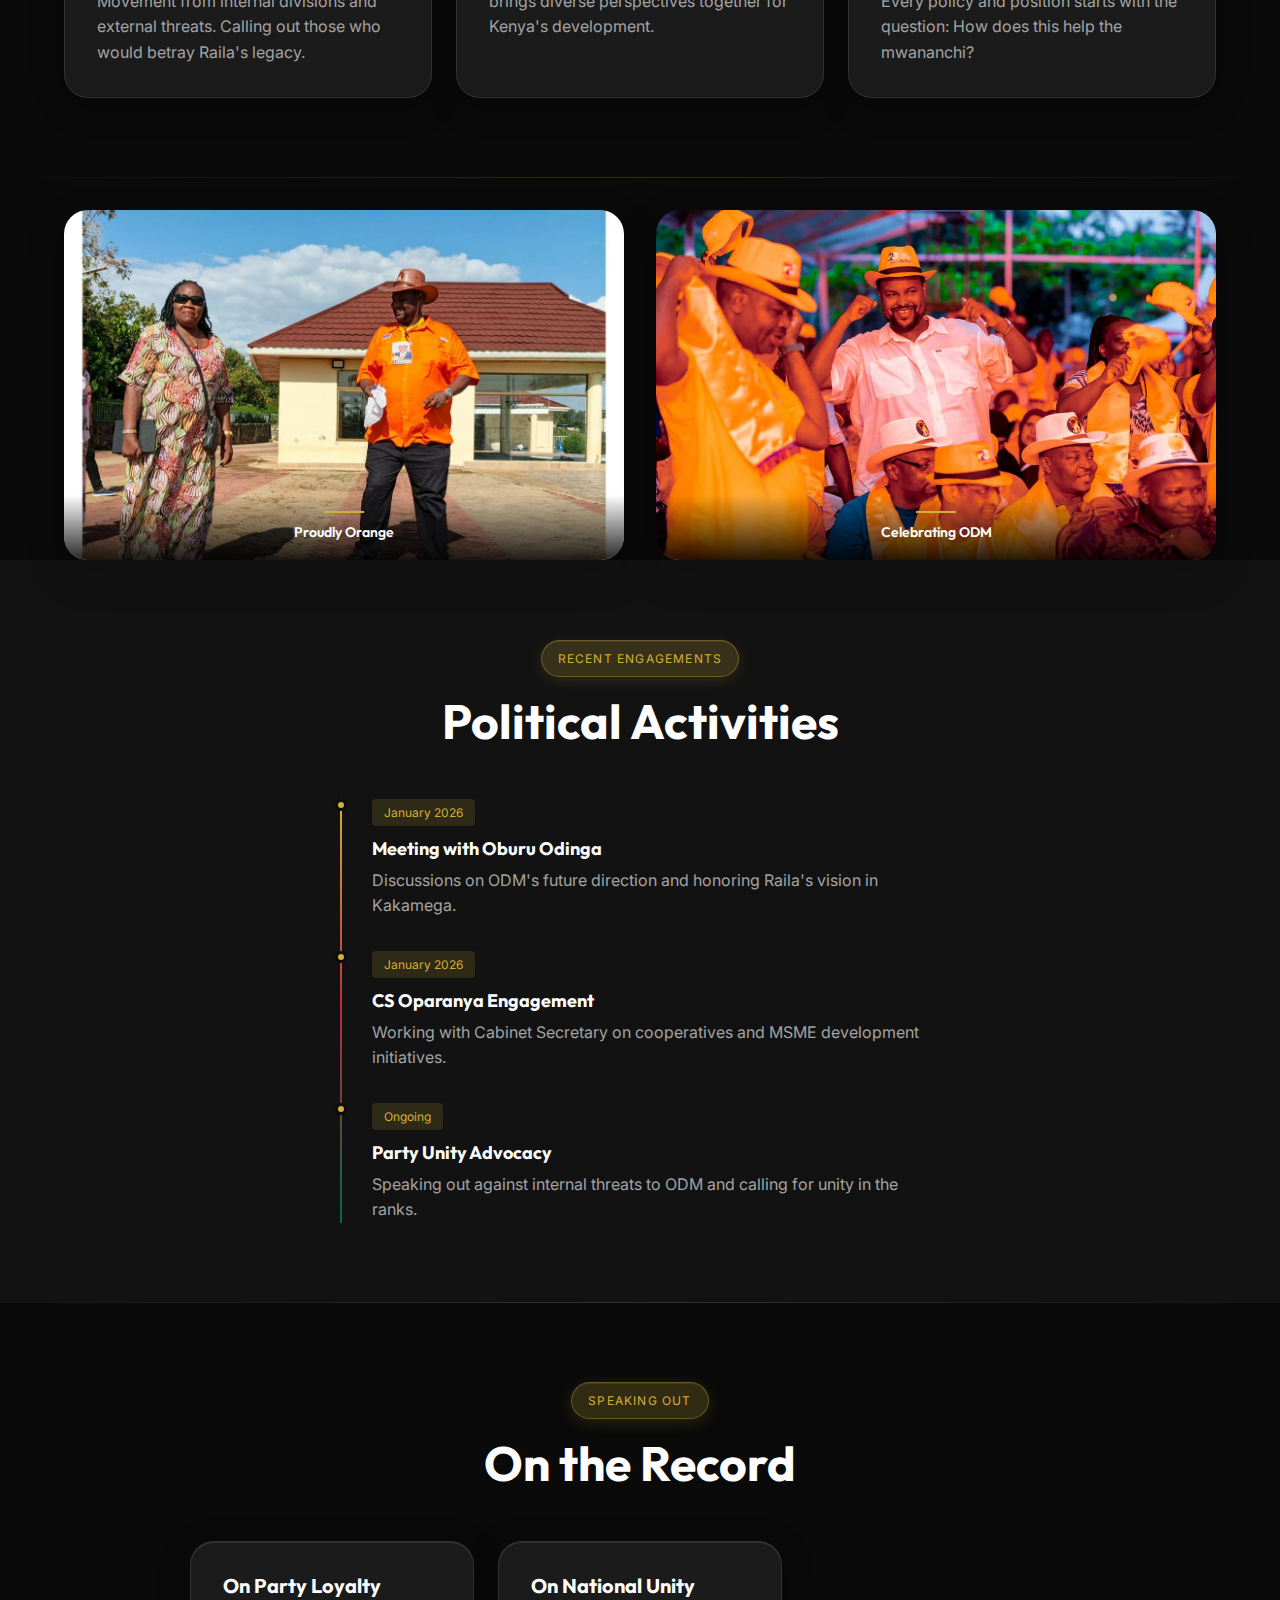
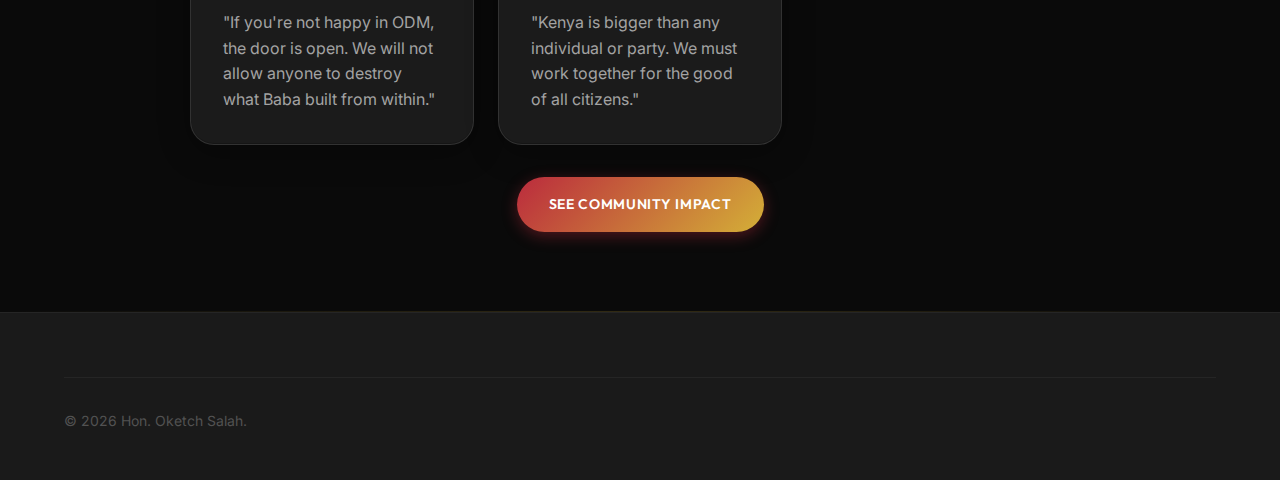
<file: politics.html>
<!DOCTYPE html>
<html lang="en">

<head>
    <meta charset="UTF-8">
    <meta name="viewport" content="width=device-width, initial-scale=1.0">

    <!-- Primary Meta Tags -->
    <title>Political Journey | Hon. Oketch Salah | ODM Leader & Unity Advocate</title>
    <meta name="description"
        content="Hon. Oketch Salah's political journey with ODM - advocating for party unity, broad-based governance, and policies that prioritize ordinary Kenyans. Honoring Raila Odinga's legacy.">
    <meta name="keywords"
        content="Oketch Salah politics, ODM party Kenya, Oketch Salah ODM, Kenya political leader, Migori politician, broad-based government Kenya, ODM unity">
    <meta name="author" content="Hon. Oketch Salah">
    <meta name="robots" content="index, follow">

    <link rel="canonical" href="https://oketchsalah.com/politics.html">

    <!-- Open Graph -->
    <meta property="og:type" content="website">
    <meta property="og:url" content="https://oketchsalah.com/politics.html">
    <meta property="og:title" content="Political Journey - Hon. Oketch Salah">
    <meta property="og:description" content="Advocating for ODM unity and policies that prioritize ordinary Kenyans.">
    <meta property="og:image" content="https://oketchsalah.com/images/oketch-salah-og.jpg">
    <meta property="og:site_name" content="Hon. Oketch Salah">

    <!-- Twitter Card -->
    <meta name="twitter:card" content="summary_large_image">
    <meta name="twitter:site" content="@Oketch_Salah">
    <meta name="twitter:title" content="Political Journey - Hon. Oketch Salah">
    <meta name="twitter:description" content="Advocating for ODM unity and policies that prioritize ordinary Kenyans.">

    <meta name="theme-color" content="#0a0a0a">

    <link rel="preconnect" href="https://fonts.googleapis.com">
    <link rel="preconnect" href="https://fonts.gstatic.com" crossorigin>
    <link
        href="https://fonts.googleapis.com/css2?family=Inter:wght@400;500;600&family=Outfit:wght@500;600;700;800&display=swap"
        rel="stylesheet">
    <link rel="stylesheet" href="styles/main.css">
</head>

<body>
    <nav class="nav" id="navbar">
        <div class="container nav-container">
            <a href="index.html" class="nav-logo">Oketch<span>Salah</span></a>
            <ul class="nav-links">
                <li><a href="index.html">Home</a></li>
                <li><a href="about.html">About</a></li>
                <li><a href="legacy.html">Legacy</a></li>
                <li><a href="business.html">Business</a></li>
                <li><a href="politics.html" class="active">Politics</a></li>
                <li><a href="community.html">Community</a></li>
                <li><a href="gallery.html">Gallery</a></li>
                <li><a href="contact.html">Contact</a></li>
            </ul>
            <button class="nav-toggle" id="navToggle"><span></span><span></span><span></span></button>
        </div>
    </nav>
    <div class="mobile-menu" id="mobileMenu">
        <a href="index.html">Home</a><a href="about.html">About</a><a href="legacy.html">Legacy</a>
        <a href="business.html">Business</a><a href="politics.html">Politics</a><a href="community.html">Community</a>
        <a href="gallery.html">Gallery</a><a href="contact.html">Contact</a>
    </div>

    <!-- Hero Section with Political Rally Image -->
    <section class="about-hero politics-hero">
        <div class="about-hero-pattern"></div>
        <div class="container about-hero-container">
            <div class="about-hero-content">
                <span class="section-badge">ODM Leader</span>
                <h1 class="about-hero-title">Political <span>Journey</span></h1>
                <p class="about-hero-subtitle">
                    Championing ODM values, party unity, and broad-based governance
                    that puts ordinary Kenyans first. The legacy of Baba lives on.
                </p>
                <nav class="page-breadcrumb" style="justify-content: flex-start;">
                    <a href="index.html">Home</a>
                    <span>→</span>
                    <span>Politics</span>
                </nav>
            </div>
            <div class="about-hero-image">
                <div class="about-hero-image-frame politics-frame">
                    <img src="images/oketch-odm-rally-orange.jpg" alt="Hon. Oketch Salah at ODM Political Rally">
                    <div class="about-hero-image-accent"></div>
                </div>
            </div>
        </div>
    </section>

    <section class="section">
        <div class="container">
            <div class="quote-block" style="max-width: 800px; margin: 0 auto;">
                <p class="quote-text">"ODM is not just a party—it's a movement for the people. Unity is our strength,
                    and we must protect it from those who seek to divide us."</p>
                <p class="quote-author">— Hon. Oketch Salah</p>
            </div>
        </div>
    </section>

    <section class="section" style="padding-top: 0;">
        <div class="container">
            <div class="section-header">
                <span class="section-badge">Core Positions</span>
                <h2 class="section-title">What I Stand For</h2>
            </div>
            <div class="cards-grid">
                <div class="card" style="border-top: 4px solid var(--color-red);">
                    <div class="card-icon">🧡</div>
                    <h3 class="card-title">ODM Unity</h3>
                    <p class="card-text">Protecting the Orange Democratic Movement from internal divisions and external
                        threats. Calling out those who would betray Raila's legacy.</p>
                </div>
                <div class="card" style="border-top: 4px solid var(--color-green);">
                    <div class="card-icon">🤝</div>
                    <h3 class="card-title">Broad-Based Government</h3>
                    <p class="card-text">Supporting inclusive governance that brings diverse perspectives together for
                        Kenya's development.</p>
                </div>
                <div class="card" style="border-top: 4px solid var(--color-gold);">
                    <div class="card-icon">🏘️</div>
                    <h3 class="card-title">Grassroots Focus</h3>
                    <p class="card-text">Politics must serve the ordinary Kenyan. Every policy and position starts with
                        the question: How does this help the mwananchi?</p>
                </div>
            </div>
        </div>
    </section>

    <!-- Featured Image: Political Engagement -->
    <div class="container">
        <div class="legacy-inline-gallery">
            <div class="legacy-inline-image">
                <img src="images/oketch-orange-odm-attire.jpg" alt="Hon. Oketch Salah in ODM Orange" loading="lazy">
                <span class="legacy-image-caption">Proudly Orange</span>
            </div>
            <div class="legacy-inline-image">
                <img src="images/odm-party-celebration.jpg" alt="ODM Party Celebration" loading="lazy">
                <span class="legacy-image-caption">Celebrating ODM</span>
            </div>
        </div>
    </div>

    <section class="section" style="background: rgba(26,26,26,0.5);">
        <div class="container">
            <div class="section-header">
                <span class="section-badge">Recent Engagements</span>
                <h2 class="section-title">Political Activities</h2>
            </div>
            <div class="timeline" style="max-width: 600px; margin: 0 auto;">
                <div class="timeline-item">
                    <span class="timeline-date">January 2026</span>
                    <h3 class="timeline-title">Meeting with Oburu Odinga</h3>
                    <p class="timeline-text">Discussions on ODM's future direction and honoring Raila's vision in
                        Kakamega.</p>
                </div>
                <div class="timeline-item">
                    <span class="timeline-date">January 2026</span>
                    <h3 class="timeline-title">CS Oparanya Engagement</h3>
                    <p class="timeline-text">Working with Cabinet Secretary on cooperatives and MSME development
                        initiatives.</p>
                </div>
                <div class="timeline-item">
                    <span class="timeline-date">Ongoing</span>
                    <h3 class="timeline-title">Party Unity Advocacy</h3>
                    <p class="timeline-text">Speaking out against internal threats to ODM and calling for unity in the
                        ranks.</p>
                </div>
            </div>
        </div>
    </section>

    <section class="section">
        <div class="container">
            <div class="section-header">
                <span class="section-badge">Speaking Out</span>
                <h2 class="section-title">On the Record</h2>
            </div>
            <div class="cards-grid" style="max-width: 900px; margin: 0 auto;">
                <div class="card">
                    <h3 class="card-title">On Party Loyalty</h3>
                    <p class="card-text">"If you're not happy in ODM, the door is open. We will not allow anyone to
                        destroy what Baba built from within."</p>
                </div>
                <div class="card">
                    <h3 class="card-title">On National Unity</h3>
                    <p class="card-text">"Kenya is bigger than any individual or party. We must work together for the
                        good of all citizens."</p>
                </div>
            </div>
            <div class="text-center mt-8">
                <a href="community.html" class="btn btn-primary">See Community Impact</a>
            </div>
        </div>
    </section>

    <footer class="footer">
        <div class="container">
            <div class="footer-bottom">
                <p class="footer-copyright">&copy; 2026 Hon. Oketch Salah.</p>
            </div>
        </div>
    </footer>
    <script src="scripts/main.js"></script>
</body>

</html>
</file>
<file: styles/main.css>
/* ============================================
   OKETCH SALAH PORTFOLIO - DESIGN SYSTEM
   ============================================ */

/* CSS Custom Properties */
:root {
  /* Colors - Kenyan Heritage Theme */
  --color-black: #0a0a0a;
  --color-dark: #1a1a1a;
  --color-gray-900: #171717;
  --color-gray-800: #262626;
  --color-gray-700: #404040;
  --color-gray-600: #525252;
  --color-gray-400: #a3a3a3;
  --color-gray-200: #e5e5e5;
  --color-white: #ffffff;

  /* Kenyan Flag Colors */
  --color-red: #bb2b3d;
  --color-red-dark: #8a1f2d;
  --color-green: #006b3f;
  --color-green-dark: #004d2d;
  --color-gold: #d4af37;
  --color-gold-light: #e8c84a;

  /* Gradients */
  --gradient-primary: linear-gradient(135deg, var(--color-red) 0%, var(--color-gold) 100%);
  --gradient-dark: linear-gradient(180deg, var(--color-black) 0%, var(--color-dark) 100%);
  --gradient-hero: linear-gradient(135deg, rgba(10, 10, 10, 0.95) 0%, rgba(26, 26, 26, 0.9) 100%);

  /* Typography */
  --font-heading: 'Outfit', sans-serif;
  --font-body: 'Inter', sans-serif;

  /* Font Sizes */
  --text-xs: 0.75rem;
  --text-sm: 0.875rem;
  --text-base: 1rem;
  --text-lg: 1.125rem;
  --text-xl: 1.25rem;
  --text-2xl: 1.5rem;
  --text-3xl: 1.875rem;
  --text-4xl: 2.25rem;
  --text-5xl: 3rem;
  --text-6xl: 3.75rem;
  --text-7xl: 4.5rem;

  /* Spacing */
  --space-1: 0.25rem;
  --space-2: 0.5rem;
  --space-3: 0.75rem;
  --space-4: 1rem;
  --space-5: 1.25rem;
  --space-6: 1.5rem;
  --space-8: 2rem;
  --space-10: 2.5rem;
  --space-12: 3rem;
  --space-16: 4rem;
  --space-20: 5rem;
  --space-24: 6rem;

  /* Border Radius */
  --radius-sm: 0.25rem;
  --radius-md: 0.5rem;
  --radius-lg: 1rem;
  --radius-xl: 1.5rem;
  --radius-2xl: 2rem;
  --radius-full: 9999px;

  /* Shadows */
  --shadow-sm: 0 1px 2px rgba(0, 0, 0, 0.3);
  --shadow-md: 0 4px 6px rgba(0, 0, 0, 0.4);
  --shadow-lg: 0 10px 15px rgba(0, 0, 0, 0.5);
  --shadow-xl: 0 20px 25px rgba(0, 0, 0, 0.6);
  --shadow-glow: 0 0 40px rgba(212, 175, 55, 0.3);

  /* Transitions */
  --transition-fast: 150ms ease;
  --transition-base: 300ms ease;
  --transition-slow: 500ms ease;

  /* Container */
  --container-max: 1200px;
  --container-padding: var(--space-6);
}

/* Reset & Base */
*,
*::before,
*::after {
  box-sizing: border-box;
  margin: 0;
  padding: 0;
}

html {
  scroll-behavior: smooth;
  font-size: 16px;
  /* Prevent font-size changes on orientation change in iOS */
  -webkit-text-size-adjust: 100%;
  text-size-adjust: 100%;
}

body {
  font-family: var(--font-body);
  background: var(--color-black);
  color: var(--color-white);
  line-height: 1.6;
  overflow-x: hidden;
  min-height: 100vh;
  /* Smooth touch scrolling on iOS */
  -webkit-overflow-scrolling: touch;
  /* Prevent pull-to-refresh on mobile */
  overscroll-behavior-y: contain;
  /* GPU acceleration for smooth rendering */
  -webkit-font-smoothing: antialiased;
  -moz-osx-font-smoothing: grayscale;
  text-rendering: optimizeLegibility;
}

/* Reduce motion for users who prefer it */
@media (prefers-reduced-motion: reduce) {

  *,
  *::before,
  *::after {
    animation-duration: 0.01ms !important;
    animation-iteration-count: 1 !important;
    transition-duration: 0.01ms !important;
    scroll-behavior: auto !important;
  }
}

/* Typography */
h1,
h2,
h3,
h4,
h5,
h6 {
  font-family: var(--font-heading);
  font-weight: 700;
  line-height: 1.2;
  color: var(--color-white);
}

h1 {
  font-size: var(--text-5xl);
}

h2 {
  font-size: var(--text-4xl);
}

h3 {
  font-size: var(--text-2xl);
}

h4 {
  font-size: var(--text-xl);
}

@media (min-width: 768px) {
  h1 {
    font-size: var(--text-6xl);
  }

  h2 {
    font-size: var(--text-5xl);
  }
}

p {
  color: var(--color-gray-400);
  margin-bottom: var(--space-4);
}

a {
  color: var(--color-gold);
  text-decoration: none;
  transition: color var(--transition-fast);
}

a:hover {
  color: var(--color-gold-light);
}

img {
  max-width: 100%;
  height: auto;
  display: block;
}

/* Container */
.container {
  max-width: var(--container-max);
  margin: 0 auto;
  padding: 0 var(--container-padding);
}

/* ============================================
   NAVIGATION
   ============================================ */
.nav {
  position: fixed;
  top: 0;
  left: 0;
  right: 0;
  z-index: 1000;
  padding: var(--space-4) 0;
  background: rgba(20, 20, 20, 0.65);
  border-bottom: 1px solid rgba(255, 255, 255, 0.15);
  box-shadow: 0 4px 30px rgba(0, 0, 0, 0.3);
  transition: all var(--transition-base);
}

.nav.scrolled {
  padding: var(--space-3) 0;
  background: rgba(15, 15, 15, 0.85);
  border-bottom: 1px solid rgba(212, 175, 55, 0.2);
  box-shadow: 0 4px 30px rgba(0, 0, 0, 0.4), 0 0 20px rgba(212, 175, 55, 0.1);
}

.nav-container {
  display: flex;
  align-items: center;
  justify-content: space-between;
}

.nav-logo {
  font-family: var(--font-heading);
  font-size: var(--text-xl);
  font-weight: 700;
  color: var(--color-white);
  display: flex;
  align-items: center;
  gap: var(--space-2);
}

.nav-logo span {
  color: var(--color-gold);
}

.nav-links {
  display: none;
  list-style: none;
  gap: var(--space-8);
}

@media (min-width: 992px) {
  .nav-links {
    display: flex;
  }
}

.nav-links a {
  color: var(--color-gray-400);
  font-size: var(--text-sm);
  font-weight: 500;
  text-transform: uppercase;
  letter-spacing: 0.05em;
  position: relative;
  padding: var(--space-2) 0;
}

.nav-links a::after {
  content: '';
  position: absolute;
  bottom: 0;
  left: 0;
  width: 0;
  height: 2px;
  background: var(--gradient-primary);
  transition: width var(--transition-base);
}

.nav-links a:hover,
.nav-links a.active {
  color: var(--color-white);
}

.nav-links a:hover::after,
.nav-links a.active::after {
  width: 100%;
}

.nav-toggle {
  display: flex;
  flex-direction: column;
  gap: 5px;
  background: none;
  border: none;
  cursor: pointer;
  padding: var(--space-2);
  z-index: 1001;
}

@media (min-width: 992px) {
  .nav-toggle {
    display: none;
  }
}

.nav-toggle span {
  display: block;
  width: 25px;
  height: 2px;
  background: var(--color-white);
  transition: all var(--transition-base);
}

.nav-toggle.active span:nth-child(1) {
  transform: rotate(45deg) translate(5px, 5px);
}

.nav-toggle.active span:nth-child(2) {
  opacity: 0;
}

.nav-toggle.active span:nth-child(3) {
  transform: rotate(-45deg) translate(5px, -5px);
}

/* Mobile Menu */
.mobile-menu {
  position: fixed;
  top: 0;
  left: 0;
  right: 0;
  bottom: 0;
  background: rgba(15, 15, 15, 0.85);
  display: flex;
  flex-direction: column;
  align-items: center;
  justify-content: center;
  gap: var(--space-6);
  transform: translateX(100%);
  transition: transform var(--transition-base);
  z-index: 999;
}

.mobile-menu.active {
  transform: translateX(0);
}

.mobile-menu a {
  font-family: var(--font-heading);
  font-size: var(--text-2xl);
  color: var(--color-white);
  opacity: 0;
  transform: translateY(20px);
  transition: all var(--transition-base);
}

.mobile-menu.active a {
  opacity: 1;
  transform: translateY(0);
}

.mobile-menu a:hover {
  color: var(--color-gold);
}

/* ============================================
   HERO SECTION
   ============================================ */
.hero {
  min-height: 100vh;
  display: flex;
  align-items: center;
  position: relative;
  overflow: hidden;
  background: var(--color-black);
}

.hero::before {
  content: '';
  position: absolute;
  top: 0;
  left: 0;
  right: 0;
  bottom: 0;
  background:
    radial-gradient(circle at 20% 50%, rgba(187, 43, 61, 0.15) 0%, transparent 50%),
    radial-gradient(circle at 80% 80%, rgba(0, 107, 63, 0.1) 0%, transparent 40%),
    radial-gradient(circle at 50% 20%, rgba(212, 175, 55, 0.08) 0%, transparent 40%);
  pointer-events: none;
}

.hero-pattern {
  position: absolute;
  top: 0;
  left: 0;
  right: 0;
  bottom: 0;
  background-image: url("data:image/svg+xml,%3Csvg width='60' height='60' viewBox='0 0 60 60' xmlns='http://www.w3.org/2000/svg'%3E%3Cg fill='none' fill-rule='evenodd'%3E%3Cg fill='%23d4af37' fill-opacity='0.03'%3E%3Cpath d='M36 34v-4h-2v4h-4v2h4v4h2v-4h4v-2h-4zm0-30V0h-2v4h-4v2h4v4h2V6h4V4h-4zM6 34v-4H4v4H0v2h4v4h2v-4h4v-2H6zM6 4V0H4v4H0v2h4v4h2V6h4V4H6z'/%3E%3C/g%3E%3C/g%3E%3C/svg%3E");
  opacity: 0.5;
  pointer-events: none;
}

.hero-container {
  position: relative;
  z-index: 1;
  display: grid;
  grid-template-columns: 1fr;
  gap: var(--space-12);
  align-items: center;
  padding: var(--space-20) 0;
}

@media (min-width: 992px) {
  .hero-container {
    grid-template-columns: 1fr 1fr;
  }
}

.hero-content {
  text-align: center;
}

@media (min-width: 992px) {
  .hero-content {
    text-align: left;
  }
}

.hero-badge {
  display: inline-flex;
  align-items: center;
  gap: var(--space-2);
  padding: var(--space-2) var(--space-4);
  background: rgba(212, 175, 55, 0.2);
  border: 1px solid rgba(212, 175, 55, 0.4);
  border-radius: var(--radius-full);
  font-size: var(--text-sm);
  color: var(--color-gold);
  margin-bottom: var(--space-6);
  box-shadow: 0 4px 20px rgba(212, 175, 55, 0.2), inset 0 1px 0 rgba(255, 255, 255, 0.1);
  animation: fadeInUp 0.8s ease forwards;
}

.hero-badge::before {
  content: '★';
}

.hero-title {
  font-size: var(--text-4xl);
  margin-bottom: var(--space-6);
}

@media (min-width: 768px) {
  .hero-title {
    font-size: var(--text-6xl);
  }
}

@media (min-width: 992px) {
  .hero-title {
    font-size: var(--text-7xl);
  }
}

.hero-title span {
  background: var(--gradient-primary);
  -webkit-background-clip: text;
  -webkit-text-fill-color: transparent;
  background-clip: text;
}

.hero-subtitle {
  font-size: var(--text-lg);
  color: var(--color-gray-400);
  margin-bottom: var(--space-8);
  max-width: 500px;
  margin-left: auto;
  margin-right: auto;
}

@media (min-width: 992px) {
  .hero-subtitle {
    margin-left: 0;
    font-size: var(--text-xl);
  }
}

.hero-buttons {
  display: flex;
  flex-wrap: wrap;
  gap: var(--space-4);
  justify-content: center;
}

@media (min-width: 992px) {
  .hero-buttons {
    justify-content: flex-start;
  }
}

.hero-image {
  position: relative;
  display: flex;
  justify-content: center;
}

.hero-image-wrapper {
  position: relative;
  width: 300px;
  height: 400px;
  border-radius: var(--radius-2xl);
  overflow: hidden;
  border: 3px solid rgba(212, 175, 55, 0.3);
  box-shadow: var(--shadow-xl), var(--shadow-glow);
}

@media (min-width: 768px) {
  .hero-image-wrapper {
    width: 380px;
    height: 500px;
  }
}

.hero-image-wrapper img {
  width: 100%;
  height: 100%;
  object-fit: cover;
}

.hero-image-placeholder {
  width: 100%;
  height: 100%;
  background: linear-gradient(135deg, var(--color-gray-800), var(--color-gray-900));
  display: flex;
  align-items: center;
  justify-content: center;
  flex-direction: column;
  gap: var(--space-4);
}

.hero-image-placeholder svg {
  width: 80px;
  height: 80px;
  fill: var(--color-gray-600);
}

.hero-image-placeholder span {
  color: var(--color-gray-600);
  font-size: var(--text-sm);
}

.hero-decoration {
  position: absolute;
  width: 150%;
  height: 150%;
  top: -25%;
  left: -25%;
  border: 2px dashed rgba(212, 175, 55, 0.2);
  border-radius: var(--radius-2xl);
  animation: rotate 30s linear infinite;
  pointer-events: none;
}

/* ============================================
   BUTTONS
   ============================================ */
.btn {
  display: inline-flex;
  align-items: center;
  justify-content: center;
  gap: var(--space-2);
  padding: var(--space-4) var(--space-8);
  font-family: var(--font-heading);
  font-size: var(--text-sm);
  font-weight: 600;
  text-transform: uppercase;
  letter-spacing: 0.05em;
  border-radius: var(--radius-full);
  border: none;
  cursor: pointer;
  transition: all var(--transition-base);
}

.btn-primary {
  background: var(--gradient-primary);
  color: var(--color-white);
  box-shadow: 0 4px 15px rgba(187, 43, 61, 0.4);
}

.btn-primary:hover {
  transform: translateY(-2px);
  box-shadow: 0 6px 20px rgba(187, 43, 61, 0.5);
  color: var(--color-white);
}

.btn-outline {
  background: rgba(255, 255, 255, 0.1);
  color: var(--color-white);
  border: 2px solid rgba(255, 255, 255, 0.25);
  box-shadow: 0 4px 15px rgba(0, 0, 0, 0.2), inset 0 1px 0 rgba(255, 255, 255, 0.1);
}

.btn-outline:hover {
  background: rgba(212, 175, 55, 0.15);
  border-color: rgba(212, 175, 55, 0.6);
  color: var(--color-gold);
  box-shadow: 0 6px 25px rgba(212, 175, 55, 0.25), inset 0 1px 0 rgba(255, 255, 255, 0.15);
}

/* ============================================
   SECTIONS
   ============================================ */
.section {
  padding: var(--space-20) 0;
  position: relative;
}

.section-header {
  text-align: center;
  margin-bottom: var(--space-12);
}

.section-badge {
  display: inline-block;
  padding: var(--space-2) var(--space-4);
  background: rgba(212, 175, 55, 0.2);
  border: 1px solid rgba(212, 175, 55, 0.35);
  border-radius: var(--radius-full);
  font-size: var(--text-xs);
  color: var(--color-gold);
  text-transform: uppercase;
  letter-spacing: 0.1em;
  margin-bottom: var(--space-4);
  box-shadow: 0 4px 15px rgba(212, 175, 55, 0.15), inset 0 1px 0 rgba(255, 255, 255, 0.08);
}

.section-title {
  margin-bottom: var(--space-4);
}

.section-subtitle {
  max-width: 600px;
  margin: 0 auto;
  color: var(--color-gray-400);
}

/* ============================================
   CARDS
   ============================================ */
.card {
  background: rgba(30, 30, 30, 0.7);
  border: 1px solid rgba(255, 255, 255, 0.12);
  border-radius: var(--radius-xl);
  padding: var(--space-8);
  box-shadow: 0 8px 32px rgba(0, 0, 0, 0.3), inset 0 1px 0 rgba(255, 255, 255, 0.1);
  transition: all var(--transition-base);
}

.card:hover {
  background: rgba(35, 35, 35, 0.6);
  border-color: rgba(212, 175, 55, 0.4);
  transform: translateY(-5px);
  box-shadow: 0 12px 40px rgba(0, 0, 0, 0.4), 0 0 30px rgba(212, 175, 55, 0.15), inset 0 1px 0 rgba(255, 255, 255, 0.15);
}

.card-icon {
  width: 60px;
  height: 60px;
  background: var(--gradient-primary);
  border-radius: var(--radius-lg);
  display: flex;
  align-items: center;
  justify-content: center;
  margin-bottom: var(--space-6);
  font-size: var(--text-2xl);
}

.card-title {
  font-size: var(--text-xl);
  margin-bottom: var(--space-3);
}

.card-text {
  color: var(--color-gray-400);
  margin-bottom: 0;
}

/* Cards Grid */
.cards-grid {
  display: grid;
  grid-template-columns: 1fr;
  gap: var(--space-6);
}

@media (min-width: 768px) {
  .cards-grid {
    grid-template-columns: repeat(2, 1fr);
  }
}

@media (min-width: 992px) {
  .cards-grid {
    grid-template-columns: repeat(3, 1fr);
  }
}

/* Editorial Photo Feature */
.editorial-feature {
  position: relative;
  margin: var(--space-12) 0 var(--space-16);
  padding: var(--space-8) 0;
}

.editorial-accent-line {
  position: absolute;
  top: 0;
  left: 50%;
  transform: translateX(-50%);
  width: 120px;
  height: 1px;
  background: linear-gradient(90deg, transparent, var(--color-gold), transparent);
}

.editorial-accent-bottom {
  top: auto;
  bottom: 0;
}

.editorial-grid {
  display: grid;
  grid-template-columns: 1fr;
  gap: var(--space-8);
  align-items: center;
  max-width: 1000px;
  margin: 0 auto;
}

@media (min-width: 992px) {
  .editorial-grid {
    grid-template-columns: 1.2fr 1fr 1fr;
    gap: var(--space-6);
  }
}

/* Photo Styling */
.editorial-photo {
  position: relative;
}

.photo-frame {
  position: relative;
  overflow: hidden;
  border-radius: var(--radius-lg);
  background: #0a0a0a;
}

.editorial-photo-primary .photo-frame {
  height: 420px;
}

.editorial-photo-secondary .photo-frame {
  height: 340px;
}

.photo-frame img {
  width: 100%;
  height: 100%;
  object-fit: cover;
  transition: transform 0.7s cubic-bezier(0.25, 0.46, 0.45, 0.94);
}

.editorial-photo:hover .photo-frame img {
  transform: scale(1.05);
}

.photo-gradient {
  position: absolute;
  inset: 0;
  background: linear-gradient(180deg,
      transparent 0%,
      transparent 50%,
      rgba(0, 0, 0, 0.4) 100%);
  pointer-events: none;
}

/* Photo Accent Frame */
.photo-accent {
  position: absolute;
  top: -12px;
  right: -12px;
  width: calc(100% - 20px);
  height: calc(100% - 20px);
  border: 1px solid rgba(212, 175, 55, 0.35);
  border-radius: var(--radius-lg);
  pointer-events: none;
  transition: all 0.4s ease;
}

.editorial-photo-secondary .photo-accent {
  top: auto;
  bottom: -12px;
  right: auto;
  left: -12px;
}

.editorial-photo:hover .photo-accent {
  border-color: rgba(212, 175, 55, 0.6);
  transform: translate(4px, -4px);
}

.editorial-photo-secondary:hover .photo-accent {
  transform: translate(-4px, 4px);
}

/* Editorial Content */
.editorial-content {
  text-align: center;
  padding: var(--space-6);
}

@media (min-width: 992px) {
  .editorial-content {
    text-align: left;
    padding: var(--space-8) var(--space-4);
  }
}

.editorial-label {
  display: inline-block;
  font-size: var(--text-xs);
  font-weight: 600;
  text-transform: uppercase;
  letter-spacing: 0.2em;
  color: var(--color-gold);
  margin-bottom: var(--space-4);
  position: relative;
  padding-left: 40px;
}

.editorial-label::before {
  content: '';
  position: absolute;
  left: 0;
  top: 50%;
  width: 30px;
  height: 1px;
  background: var(--color-gold);
}

.editorial-heading {
  font-size: var(--text-2xl);
  font-weight: 700;
  color: var(--color-white);
  margin-bottom: var(--space-4);
  line-height: 1.3;
}

@media (min-width: 768px) {
  .editorial-heading {
    font-size: var(--text-3xl);
  }
}

.editorial-text {
  font-size: var(--text-base);
  color: var(--color-gray-400);
  line-height: 1.7;
  margin-bottom: 0;
}

/* Mobile Adjustments */
@media (max-width: 991px) {
  .editorial-grid {
    grid-template-columns: 1fr 1fr;
  }

  .editorial-content {
    grid-column: 1 / -1;
    order: -1;
  }

  .editorial-photo-primary .photo-frame,
  .editorial-photo-secondary .photo-frame {
    height: 300px;
  }

  .photo-accent {
    display: none;
  }

  .editorial-label::before {
    display: none;
  }

  .editorial-label {
    padding-left: 0;
  }
}

@media (max-width: 639px) {
  .editorial-grid {
    grid-template-columns: 1fr;
  }

  .editorial-photo-primary .photo-frame,
  .editorial-photo-secondary .photo-frame {
    height: 280px;
  }
}

/* ============================================
   STATS SECTION
   ============================================ */
.stats {
  display: grid;
  grid-template-columns: repeat(2, 1fr);
  gap: var(--space-6);
  padding: var(--space-12) 0;
}

@media (min-width: 768px) {
  .stats {
    grid-template-columns: repeat(4, 1fr);
  }
}

.stat-item {
  text-align: center;
  background: rgba(30, 30, 30, 0.6);
  border: 1px solid rgba(255, 255, 255, 0.1);
  border-radius: var(--radius-xl);
  padding: var(--space-6);
  box-shadow: 0 4px 20px rgba(0, 0, 0, 0.2), inset 0 1px 0 rgba(255, 255, 255, 0.08);
  transition: all var(--transition-base);
}

.stat-item:hover {
  border-color: rgba(212, 175, 55, 0.3);
  box-shadow: 0 8px 30px rgba(0, 0, 0, 0.3), 0 0 20px rgba(212, 175, 55, 0.1);
}

.stat-value {
  font-family: var(--font-heading);
  font-size: var(--text-4xl);
  font-weight: 700;
  background: var(--gradient-primary);
  -webkit-background-clip: text;
  -webkit-text-fill-color: transparent;
  background-clip: text;
  margin-bottom: var(--space-2);
}

@media (min-width: 768px) {
  .stat-value {
    font-size: var(--text-5xl);
  }
}

.stat-label {
  color: var(--color-gray-400);
  font-size: var(--text-sm);
  text-transform: uppercase;
  letter-spacing: 0.1em;
}

/* ============================================
   TIMELINE
   ============================================ */
.timeline {
  position: relative;
  padding-left: var(--space-8);
}

.timeline::before {
  content: '';
  position: absolute;
  left: 0;
  top: 0;
  bottom: 0;
  width: 2px;
  background: linear-gradient(to bottom, var(--color-gold), var(--color-red), var(--color-green));
}

.timeline-item {
  position: relative;
  padding-bottom: var(--space-8);
}

.timeline-item:last-child {
  padding-bottom: 0;
}

.timeline-item::before {
  content: '';
  position: absolute;
  left: calc(-1 * var(--space-8) - 5px);
  top: 0;
  width: 12px;
  height: 12px;
  background: var(--color-gold);
  border-radius: 50%;
  border: 3px solid var(--color-black);
}

.timeline-date {
  display: inline-block;
  padding: var(--space-1) var(--space-3);
  background: rgba(212, 175, 55, 0.15);
  border-radius: var(--radius-sm);
  font-size: var(--text-xs);
  color: var(--color-gold);
  margin-bottom: var(--space-3);
}

.timeline-title {
  font-size: var(--text-lg);
  margin-bottom: var(--space-2);
}

.timeline-text {
  color: var(--color-gray-400);
  margin-bottom: 0;
}

/* ============================================
   QUOTE BLOCK
   ============================================ */
.quote-block {
  position: relative;
  padding: var(--space-8);
  background: rgba(30, 30, 30, 0.85);
  border: 1px solid rgba(255, 255, 255, 0.1);
  border-left: 4px solid var(--color-gold);
  border-radius: 0 var(--radius-lg) var(--radius-lg) 0;
  margin: var(--space-8) 0;
  box-shadow: 0 8px 32px rgba(0, 0, 0, 0.3), 0 0 20px rgba(212, 175, 55, 0.08);
}

.quote-block::before {
  content: '"';
  font-family: var(--font-heading);
  font-size: 80px;
  color: rgba(212, 175, 55, 0.2);
  position: absolute;
  top: -10px;
  left: 20px;
  line-height: 1;
}

.quote-text {
  font-size: var(--text-xl);
  font-style: italic;
  color: var(--color-white);
  margin-bottom: var(--space-4);
  position: relative;
  z-index: 1;
}

.quote-author {
  color: var(--color-gold);
  font-weight: 600;
}

/* ============================================
   GALLERY GRID
   ============================================ */
.gallery-grid {
  display: grid;
  grid-template-columns: repeat(2, 1fr);
  gap: var(--space-4);
}

@media (min-width: 768px) {
  .gallery-grid {
    grid-template-columns: repeat(3, 1fr);
  }
}

@media (min-width: 992px) {
  .gallery-grid {
    grid-template-columns: repeat(4, 1fr);
  }
}

.gallery-item {
  position: relative;
  aspect-ratio: 1;
  border-radius: var(--radius-lg);
  overflow: hidden;
  cursor: pointer;
}

.gallery-item img {
  width: 100%;
  height: 100%;
  object-fit: cover;
  transition: transform var(--transition-slow);
}

.gallery-item:hover img {
  transform: scale(1.1);
}

.gallery-item::after {
  content: '';
  position: absolute;
  inset: 0;
  background: linear-gradient(to top, rgba(0, 0, 0, 0.6) 0%, transparent 50%);
  opacity: 0;
  transition: opacity var(--transition-base);
}

.gallery-item:hover::after {
  opacity: 1;
}

/* ============================================
   CONTACT FORM
   ============================================ */
.form-group {
  margin-bottom: var(--space-6);
}

.form-label {
  display: block;
  font-size: var(--text-sm);
  color: var(--color-gray-400);
  margin-bottom: var(--space-2);
  text-transform: uppercase;
  letter-spacing: 0.05em;
}

.form-input,
.form-textarea {
  width: 100%;
  padding: var(--space-4);
  background: rgba(26, 26, 26, 0.6);
  border: 1px solid rgba(255, 255, 255, 0.1);
  border-radius: var(--radius-md);
  color: var(--color-white);
  font-family: var(--font-body);
  font-size: var(--text-base);
  transition: all var(--transition-base);
}

.form-input:focus,
.form-textarea:focus {
  outline: none;
  border-color: var(--color-gold);
  box-shadow: 0 0 0 3px rgba(212, 175, 55, 0.1);
}

.form-textarea {
  min-height: 150px;
  resize: vertical;
}

/* ============================================
   FOOTER
   ============================================ */
.footer {
  background: var(--color-dark);
  border-top: 1px solid rgba(255, 255, 255, 0.05);
  padding: var(--space-16) 0 var(--space-8);
}

.footer-grid {
  display: grid;
  grid-template-columns: 1fr;
  gap: var(--space-10);
  margin-bottom: var(--space-12);
}

@media (min-width: 768px) {
  .footer-grid {
    grid-template-columns: 2fr 1fr 1fr 1fr;
  }
}

.footer-brand {
  max-width: 300px;
}

.footer-logo {
  font-family: var(--font-heading);
  font-size: var(--text-2xl);
  font-weight: 700;
  color: var(--color-white);
  margin-bottom: var(--space-4);
}

.footer-logo span {
  color: var(--color-gold);
}

.footer-desc {
  color: var(--color-gray-400);
  font-size: var(--text-sm);
  margin-bottom: var(--space-6);
}

.footer-title {
  font-size: var(--text-sm);
  text-transform: uppercase;
  letter-spacing: 0.1em;
  color: var(--color-white);
  margin-bottom: var(--space-6);
}

.footer-links {
  list-style: none;
}

.footer-links li {
  margin-bottom: var(--space-3);
}

.footer-links a {
  color: var(--color-gray-400);
  font-size: var(--text-sm);
  transition: color var(--transition-fast);
}

.footer-links a:hover {
  color: var(--color-gold);
}

.social-links {
  display: flex;
  gap: var(--space-3);
}

.social-link {
  width: 40px;
  height: 40px;
  display: flex;
  align-items: center;
  justify-content: center;
  background: rgba(255, 255, 255, 0.05);
  border-radius: var(--radius-md);
  color: var(--color-gray-400);
  transition: all var(--transition-base);
}

.social-link:hover {
  background: var(--color-gold);
  color: var(--color-black);
}

.footer-bottom {
  display: flex;
  flex-direction: column;
  align-items: center;
  gap: var(--space-4);
  padding-top: var(--space-8);
  border-top: 1px solid rgba(255, 255, 255, 0.05);
  text-align: center;
}

@media (min-width: 768px) {
  .footer-bottom {
    flex-direction: row;
    justify-content: space-between;
  }
}

.footer-copyright {
  color: var(--color-gray-600);
  font-size: var(--text-sm);
}

/* ============================================
   ANIMATIONS
   ============================================ */
@keyframes fadeInUp {
  from {
    opacity: 0;
    transform: translateY(30px);
  }

  to {
    opacity: 1;
    transform: translateY(0);
  }
}

@keyframes fadeInRight {
  from {
    opacity: 0;
    transform: translateX(50px);
  }

  to {
    opacity: 1;
    transform: translateX(0);
  }
}

@keyframes rotate {
  from {
    transform: rotate(0deg);
  }

  to {
    transform: rotate(360deg);
  }
}

/* Scroll Reveal - Base Styles (enhanced version below handles js-loaded state) */

/* ============================================
   PAGE HEADER (For subpages)
   ============================================ */
.page-header {
  padding: calc(var(--space-24) + 80px) 0 var(--space-16);
  background: var(--gradient-dark);
  text-align: center;
  position: relative;
  overflow: hidden;
}

.page-header::before {
  content: '';
  position: absolute;
  top: 0;
  left: 0;
  right: 0;
  bottom: 0;
  background:
    radial-gradient(circle at 20% 50%, rgba(187, 43, 61, 0.1) 0%, transparent 50%),
    radial-gradient(circle at 80% 80%, rgba(0, 107, 63, 0.08) 0%, transparent 40%);
  pointer-events: none;
}

.page-header-content {
  position: relative;
  z-index: 1;
}

.page-title {
  margin-bottom: var(--space-4);
}

.page-breadcrumb {
  display: flex;
  align-items: center;
  justify-content: center;
  gap: var(--space-2);
  color: var(--color-gray-400);
  font-size: var(--text-sm);
}

.page-breadcrumb a {
  color: var(--color-gray-400);
}

.page-breadcrumb a:hover {
  color: var(--color-gold);
}

.page-breadcrumb span {
  color: var(--color-gold);
}

/* ============================================
   UTILITIES
   ============================================ */
.text-center {
  text-align: center;
}

.text-gold {
  color: var(--color-gold);
}

.text-white {
  color: var(--color-white);
}

.text-muted {
  color: var(--color-gray-400);
}

.mt-4 {
  margin-top: var(--space-4);
}

.mt-8 {
  margin-top: var(--space-8);
}

.mb-4 {
  margin-bottom: var(--space-4);
}

.mb-8 {
  margin-bottom: var(--space-8);
}

.hidden {
  display: none;
}

.visible {
  display: block;
}

/* Kenyan Pattern Decorations */
.kenyan-pattern {
  background-image: url("data:image/svg+xml,%3Csvg width='40' height='40' viewBox='0 0 40 40' xmlns='http://www.w3.org/2000/svg'%3E%3Cg fill='%23d4af37' fill-opacity='0.05'%3E%3Cpath fill-rule='evenodd' d='M0 40L40 0H20L0 20M40 40V20L20 40'/%3E%3C/g%3E%3C/svg%3E");
}

/* ============================================
   ANIMATED GRADIENT TEXT
   ============================================ */
@keyframes gradientShift {
  0% {
    background-position: 0% 50%;
  }

  50% {
    background-position: 100% 50%;
  }

  100% {
    background-position: 0% 50%;
  }
}

.gradient-text,
.hero-title span,
.page-title .text-gold,
.section-title {
  background: linear-gradient(135deg,
      var(--color-gold) 0%,
      var(--color-red) 25%,
      var(--color-gold-light) 50%,
      var(--color-green) 75%,
      var(--color-gold) 100%);
  background-size: 300% 300%;
  -webkit-background-clip: text;
  -webkit-text-fill-color: transparent;
  background-clip: text;
  animation: gradientShift 8s ease infinite;
}

.hero-title {
  -webkit-text-fill-color: var(--color-white);
}

/* Keep section titles white by default, gradient on hover */
.section-title {
  -webkit-text-fill-color: var(--color-white);
  background: none;
  transition: all 0.5s ease;
}

.section-title:hover {
  background: linear-gradient(135deg,
      var(--color-gold) 0%,
      var(--color-red) 25%,
      var(--color-gold-light) 50%,
      var(--color-green) 75%,
      var(--color-gold) 100%);
  background-size: 300% 300%;
  -webkit-background-clip: text;
  -webkit-text-fill-color: transparent;
  background-clip: text;
  animation: gradientShift 3s ease infinite;
}

/* ============================================
   ENHANCED GLASSMORPHISM CARDS
   ============================================ */
.card {
  background: rgba(30, 30, 30, 0.85);
  border: 1px solid rgba(255, 255, 255, 0.1);
  border-radius: var(--radius-xl);
  padding: var(--space-8);
  box-shadow:
    0 8px 32px rgba(0, 0, 0, 0.3),
    inset 0 1px 0 rgba(255, 255, 255, 0.1),
    inset 0 -1px 0 rgba(0, 0, 0, 0.2);
  transition: all 0.4s cubic-bezier(0.4, 0, 0.2, 1);
  position: relative;
  overflow: hidden;
}

.card::before {
  content: '';
  position: absolute;
  top: 0;
  left: -100%;
  width: 100%;
  height: 100%;
  background: linear-gradient(90deg,
      transparent,
      rgba(255, 255, 255, 0.05),
      transparent);
  transition: left 0.6s ease;
}

.card:hover::before {
  left: 100%;
}

.card:hover {
  background: rgba(40, 40, 40, 0.9);
  border-color: rgba(212, 175, 55, 0.4);
  transform: translateY(-8px) scale(1.02);
  box-shadow:
    0 20px 50px rgba(0, 0, 0, 0.4),
    0 0 40px rgba(212, 175, 55, 0.15),
    inset 0 1px 0 rgba(255, 255, 255, 0.15),
    inset 0 -1px 0 rgba(0, 0, 0, 0.3);
}

/* Stat items glass effect enhancement */
.stat-item {
  background: rgba(30, 30, 30, 0.8);
  border: 1px solid rgba(255, 255, 255, 0.1);
  transition: all 0.4s cubic-bezier(0.4, 0, 0.2, 1);
}

.stat-item:hover {
  background: rgba(40, 40, 40, 0.85);
  border-color: rgba(212, 175, 55, 0.4);
  transform: translateY(-5px);
  box-shadow:
    0 15px 40px rgba(0, 0, 0, 0.3),
    0 0 30px rgba(212, 175, 55, 0.12);
}

/* Quote block glassmorphism */
.quote-block {
  background: rgba(30, 30, 30, 0.85);
  border: 1px solid rgba(255, 255, 255, 0.1);
  border-left: 4px solid var(--color-gold);
  transition: all 0.4s ease;
}

.quote-block:hover {
  background: rgba(40, 40, 40, 0.9);
  transform: translateX(10px);
  box-shadow:
    0 15px 40px rgba(0, 0, 0, 0.3),
    0 0 25px rgba(212, 175, 55, 0.1);
}

/* ============================================
   PARALLAX & SCROLL ANIMATIONS
   ============================================ */
/* DISABLED: Scroll reveal animations causing visibility issues */
/* All content is now always 100% visible */
.reveal,
.reveal-left,
.reveal-right,
.reveal-scale,
.reveal-rotate {
  opacity: 1 !important;
  transform: none !important;
  visibility: visible !important;
}

/* Keep transition for any future hover effects */
.reveal {
  transition: all 0.3s ease;
}

/* These rules are disabled but kept for reference */
/*
html.js-loaded .reveal {
  opacity: 0;
  transform: translateY(60px);
}

html.js-loaded .reveal.active {
  opacity: 1;
  transform: translateY(0);
}
*/

/* Stagger animation for grid items */
.cards-grid .card:nth-child(1) {
  transition-delay: 0.1s;
}

.cards-grid .card:nth-child(2) {
  transition-delay: 0.2s;
}

.cards-grid .card:nth-child(3) {
  transition-delay: 0.3s;
}

.cards-grid .card:nth-child(4) {
  transition-delay: 0.4s;
}

.cards-grid .card:nth-child(5) {
  transition-delay: 0.5s;
}

.cards-grid .card:nth-child(6) {
  transition-delay: 0.6s;
}

/* Gallery stagger */
.gallery-grid .gallery-item:nth-child(1) {
  transition-delay: 0.05s;
}

.gallery-grid .gallery-item:nth-child(2) {
  transition-delay: 0.1s;
}

.gallery-grid .gallery-item:nth-child(3) {
  transition-delay: 0.15s;
}

.gallery-grid .gallery-item:nth-child(4) {
  transition-delay: 0.2s;
}

.gallery-grid .gallery-item:nth-child(5) {
  transition-delay: 0.25s;
}

.gallery-grid .gallery-item:nth-child(6) {
  transition-delay: 0.3s;
}

.gallery-grid .gallery-item:nth-child(7) {
  transition-delay: 0.35s;
}

.gallery-grid .gallery-item:nth-child(8) {
  transition-delay: 0.4s;
}

/* Parallax background layers */
.parallax-bg {
  position: absolute;
  top: 0;
  left: 0;
  right: 0;
  bottom: 0;
  /* will-change removed - can cause blurriness */
  pointer-events: none;
}

.parallax-slow {
  transition: transform 0.1s linear;
}

.parallax-fast {
  transition: transform 0.05s linear;
}

/* Hero section parallax elements */
.hero::after {
  content: '';
  position: absolute;
  width: 600px;
  height: 600px;
  border-radius: 50%;
  background: radial-gradient(circle, rgba(212, 175, 55, 0.08) 0%, transparent 70%);
  top: -200px;
  right: -200px;
  animation: float 8s ease-in-out infinite;
  pointer-events: none;
}

@keyframes float {

  0%,
  100% {
    transform: translateY(0) rotate(0deg);
  }

  50% {
    transform: translateY(-30px) rotate(5deg);
  }
}

/* Additional floating element */
.hero .hero-pattern::after {
  content: '';
  position: absolute;
  width: 400px;
  height: 400px;
  border-radius: 50%;
  background: radial-gradient(circle, rgba(187, 43, 61, 0.06) 0%, transparent 70%);
  bottom: -100px;
  left: -100px;
  animation: float 10s ease-in-out infinite reverse;
  pointer-events: none;
}

/* Smooth scroll shadow on sections */
.section {
  position: relative;
}

.section::after {
  content: '';
  position: absolute;
  bottom: 0;
  left: 0;
  right: 0;
  height: 1px;
  background: linear-gradient(90deg,
      transparent,
      rgba(212, 175, 55, 0.2),
      transparent);
}

/* Hero decoration enhanced animation */
.hero-decoration {
  animation: rotate 25s linear infinite, pulse 4s ease-in-out infinite alternate;
}

@keyframes pulse {
  0% {
    opacity: 0.3;
    transform: scale(1) rotate(0deg);
  }

  100% {
    opacity: 0.6;
    transform: scale(1.05) rotate(360deg);
  }
}

/* ============================================
   GALLERY ENHANCEMENTS
   ============================================ */
.gallery-item {
  transition: all 0.4s cubic-bezier(0.4, 0, 0.2, 1);
  border: 1px solid rgba(255, 255, 255, 0.05);
}

.gallery-item:hover {
  transform: scale(1.05);
  border-color: rgba(212, 175, 55, 0.4);
  box-shadow: 0 20px 50px rgba(0, 0, 0, 0.4), 0 0 30px rgba(212, 175, 55, 0.15);
  z-index: 10;
}

.gallery-item img {
  transition: all 0.5s cubic-bezier(0.4, 0, 0.2, 1);
}

.gallery-item:hover img {
  transform: scale(1.15);
  filter: brightness(1.1) contrast(1.05);
}

/* Button glow effect */
.btn-primary {
  position: relative;
  overflow: hidden;
}

.btn-primary::after {
  content: '';
  position: absolute;
  top: 50%;
  left: 50%;
  width: 0;
  height: 0;
  border-radius: 50%;
  background: rgba(255, 255, 255, 0.2);
  transition: width 0.4s ease, height 0.4s ease;
  transform: translate(-50%, -50%);
}

.btn-primary:hover::after {
  width: 300px;
  height: 300px;
}

/* Smooth focus states */
:focus-visible {
  outline: 2px solid var(--color-gold);
  outline-offset: 3px;
}

/* ============================================
   PERFORMANCE OPTIMIZATIONS
   ============================================ */

/* GPU acceleration REMOVED - it was causing blurriness on desktop displays */
/* The transform: translateZ(0) and will-change: transform properties */
/* can cause sub-pixel rendering issues on high-DPI desktop screens */

/* Contain layout thrashing - these are safe */
.section {
  contain: layout style;
}

.card,
.stat-item {
  contain: layout style paint;
}

/* ============================================
   MOBILE-SPECIFIC STYLES (< 768px)
   ============================================ */
@media (max-width: 767px) {

  /* Reduce padding for mobile */
  :root {
    --container-padding: var(--space-4);
    --space-20: 3rem;
    --space-16: 2.5rem;
    --space-12: 2rem;
  }

  /* Optimized mobile typography */
  h1 {
    font-size: var(--text-3xl);
    line-height: 1.15;
  }

  h2 {
    font-size: var(--text-2xl);
    line-height: 1.2;
  }

  h3 {
    font-size: var(--text-xl);
  }

  /* Hero section mobile optimization */
  .hero {
    min-height: 100svh;
    padding-top: 80px;
  }

  .hero-container {
    padding: var(--space-8) 0 var(--space-12);
    gap: var(--space-8);
  }

  .hero-title {
    font-size: var(--text-3xl);
    margin-bottom: var(--space-4);
  }

  .hero-subtitle {
    font-size: var(--text-base);
    margin-bottom: var(--space-6);
  }

  .hero-badge {
    font-size: var(--text-xs);
    padding: var(--space-1) var(--space-3);
  }

  .hero-image-wrapper {
    width: 260px;
    height: 340px;
  }

  .hero-decoration {
    width: 130%;
    height: 130%;
    animation: rotate 40s linear infinite;
  }

  /* Mobile navigation - 44px touch targets */
  .nav {
    padding: var(--space-3) 0;
  }

  .nav-toggle {
    padding: var(--space-3);
    min-width: 44px;
    min-height: 44px;
  }

  /* Smooth mobile menu */
  .mobile-menu {
    transform: translate3d(100%, 0, 0);
    transition: transform 0.35s cubic-bezier(0.4, 0, 0.2, 1);
    -webkit-overflow-scrolling: touch;
    overflow-y: auto;
  }

  .mobile-menu.active {
    transform: translate3d(0, 0, 0);
  }

  .mobile-menu a {
    font-size: var(--text-xl);
    padding: var(--space-3) var(--space-4);
    min-height: 48px;
    display: flex;
    align-items: center;
    justify-content: center;
    -webkit-tap-highlight-color: rgba(212, 175, 55, 0.2);
    border-radius: var(--radius-md);
  }

  .mobile-menu a:active {
    background: rgba(212, 175, 55, 0.15);
    transform: scale(0.98);
  }

  /* Buttons - proper touch targets */
  .btn {
    min-height: 48px;
    padding: var(--space-3) var(--space-6);
    -webkit-tap-highlight-color: rgba(212, 175, 55, 0.3);
  }

  .hero-buttons {
    flex-direction: column;
    width: 100%;
    gap: var(--space-3);
  }

  .hero-buttons .btn {
    width: 100%;
  }

  /* Cards - no hover transforms on mobile */
  .card {
    padding: var(--space-6);
  }

  .card:hover {
    transform: none;
  }

  .card:active {
    background: rgba(255, 255, 255, 0.08);
  }

  .card-icon {
    width: 50px;
    height: 50px;
    margin-bottom: var(--space-4);
  }

  /* Stats grid mobile */
  .stats {
    gap: var(--space-3);
    padding: var(--space-6) 0;
  }

  .stat-item {
    padding: var(--space-4);
  }

  .stat-value {
    font-size: var(--text-2xl);
  }

  .stat-label {
    font-size: var(--text-xs);
  }

  /* Gallery - no transforms for smooth scroll */
  .gallery-grid {
    gap: var(--space-2);
  }

  .gallery-item:hover {
    transform: none;
  }

  .gallery-item img {
    transform: none !important;
  }

  /* Timeline mobile */
  .timeline {
    padding-left: var(--space-6);
  }

  .timeline-item::before {
    left: calc(-1 * var(--space-6) - 4px);
    width: 10px;
    height: 10px;
  }

  /* Quote block mobile */
  .quote-block {
    padding: var(--space-6);
    margin: var(--space-4) 0;
  }

  .quote-text {
    font-size: var(--text-lg);
  }

  /* Footer mobile */
  .footer {
    padding: var(--space-10) 0 var(--space-6);
  }

  .footer-grid {
    gap: var(--space-8);
    text-align: center;
  }

  .footer-brand {
    max-width: 100%;
    margin: 0 auto;
  }

  .social-links {
    justify-content: center;
  }

  .social-link {
    min-width: 44px;
    min-height: 44px;
  }

  /* Page header mobile */
  .page-header {
    padding: calc(var(--space-16) + 70px) 0 var(--space-10);
  }

  .page-title {
    font-size: var(--text-2xl);
  }

  /* Section spacing mobile */
  .section {
    padding: var(--space-12) 0;
  }

  .section-header {
    margin-bottom: var(--space-8);
  }

  /* Disable complex hero animations */
  .hero::after,
  .hero .hero-pattern::after {
    animation: none;
    opacity: 0.3;
  }

  /* Faster reveal animations */
  .reveal {
    transform: translateY(30px);
    transition: all 0.5s ease-out;
  }
}

/* Small mobile (< 375px) */
@media (max-width: 374px) {
  :root {
    --container-padding: var(--space-3);
  }

  .hero-title {
    font-size: var(--text-2xl);
  }

  .hero-image-wrapper {
    width: 220px;
    height: 290px;
  }

  .stat-value {
    font-size: var(--text-xl);
  }
}

/* Touch device optimizations */
@media (hover: none) and (pointer: coarse) {

  .card:hover,
  .stat-item:hover,
  .gallery-item:hover,
  .quote-block:hover {
    transform: none;
  }

  .btn:active {
    transform: scale(0.97);
  }

  .social-link:active {
    transform: scale(0.95);
  }
}

/* Landscape mobile */
@media (max-height: 500px) and (orientation: landscape) {
  .hero {
    min-height: auto;
    padding: calc(var(--space-16) + 60px) 0 var(--space-8);
  }

  .hero-image-wrapper {
    width: 180px;
    height: 240px;
  }

  .mobile-menu a {
    font-size: var(--text-lg);
    min-height: 40px;
  }
}

/* Safe area insets for notched phones */
@supports (padding: max(0px)) {
  .nav {
    padding-left: max(var(--container-padding), env(safe-area-inset-left));
    padding-right: max(var(--container-padding), env(safe-area-inset-right));
  }

  .footer {
    padding-bottom: max(var(--space-8), env(safe-area-inset-bottom));
  }

  .mobile-menu {
    padding-top: max(var(--space-20), env(safe-area-inset-top));
    padding-bottom: max(var(--space-8), env(safe-area-inset-bottom));
  }
}

/* Scroll padding for fixed nav */
html {
  scroll-padding-top: 80px;
}

@media (max-width: 767px) {
  html {
    scroll-padding-top: 70px;
  }
}

/* ============================================
   IMPACT GALLERY - Making a Difference Section
   ============================================ */
.impact-gallery {
  display: grid;
  grid-template-columns: 1fr;
  gap: var(--space-6);
  margin-bottom: var(--space-12);
}

@media (min-width: 768px) {
  .impact-gallery {
    grid-template-columns: 1.4fr 1fr;
    gap: var(--space-8);
  }
}

.impact-gallery-item {
  position: relative;
  border-radius: var(--radius-xl);
  overflow: hidden;
  background: var(--color-gray-900);
}

.impact-gallery-main {
  min-height: 320px;
}

.impact-gallery-secondary {
  min-height: 280px;
}

@media (min-width: 768px) {
  .impact-gallery-main {
    min-height: 450px;
  }

  .impact-gallery-secondary {
    min-height: 450px;
  }
}

/* Image Container */
.impact-gallery-image {
  position: absolute;
  inset: 0;
  overflow: hidden;
}

.impact-gallery-image img {
  width: 100%;
  height: 100%;
  object-fit: cover;
  transition: transform 0.6s cubic-bezier(0.25, 0.46, 0.45, 0.94);
}

.impact-gallery-item:hover .impact-gallery-image img {
  transform: scale(1.08);
}

/* Gradient Overlay */
.impact-gallery-overlay {
  position: absolute;
  inset: 0;
  background: linear-gradient(180deg,
      rgba(0, 0, 0, 0) 0%,
      rgba(0, 0, 0, 0.15) 40%,
      rgba(0, 0, 0, 0.75) 100%);
  pointer-events: none;
  transition: opacity 0.4s ease;
}

.impact-gallery-item:hover .impact-gallery-overlay {
  opacity: 0.9;
}

/* Gold Accent Decoration */
.impact-gallery-accent {
  position: absolute;
  inset: 12px;
  border: 1px solid rgba(212, 175, 55, 0);
  border-radius: var(--radius-lg);
  pointer-events: none;
  transition: all 0.4s ease;
}

.impact-gallery-item:hover .impact-gallery-accent {
  border-color: rgba(212, 175, 55, 0.5);
  box-shadow: inset 0 0 30px rgba(212, 175, 55, 0.1);
}

/* Corner Markers */
.impact-gallery-accent::before,
.impact-gallery-accent::after {
  content: '';
  position: absolute;
  width: 30px;
  height: 30px;
  border-color: var(--color-gold);
  border-style: solid;
  opacity: 0;
  transition: opacity 0.4s ease;
}

.impact-gallery-accent::before {
  top: -1px;
  left: -1px;
  border-width: 2px 0 0 2px;
  border-radius: var(--radius-sm) 0 0 0;
}

.impact-gallery-accent::after {
  bottom: -1px;
  right: -1px;
  border-width: 0 2px 2px 0;
  border-radius: 0 0 var(--radius-sm) 0;
}

.impact-gallery-item:hover .impact-gallery-accent::before,
.impact-gallery-item:hover .impact-gallery-accent::after {
  opacity: 1;
}

/* Caption Styles */
.impact-gallery-caption {
  position: absolute;
  bottom: 0;
  left: 0;
  right: 0;
  padding: var(--space-6);
  z-index: 2;
  transform: translateY(10px);
  opacity: 0.9;
  transition: all 0.4s ease;
}

.impact-gallery-item:hover .impact-gallery-caption {
  transform: translateY(0);
  opacity: 1;
}

.caption-tag {
  display: inline-block;
  padding: var(--space-1) var(--space-3);
  background: rgba(212, 175, 55, 0.25);
  border: 1px solid rgba(212, 175, 55, 0.5);
  border-radius: var(--radius-full);
  font-size: var(--text-xs);
  font-weight: 600;
  color: var(--color-gold);
  text-transform: uppercase;
  letter-spacing: 0.08em;
  margin-bottom: var(--space-3);
}

.caption-title {
  font-family: var(--font-heading);
  font-size: var(--text-xl);
  font-weight: 700;
  color: var(--color-white);
  margin-bottom: var(--space-2);
  text-shadow: 0 2px 8px rgba(0, 0, 0, 0.5);
}

@media (min-width: 768px) {
  .caption-title {
    font-size: var(--text-2xl);
  }
}

.caption-text {
  font-size: var(--text-sm);
  color: rgba(255, 255, 255, 0.85);
  line-height: 1.5;
  margin-bottom: 0;
  max-width: 320px;
}

@media (min-width: 768px) {
  .caption-text {
    font-size: var(--text-base);
  }
}

/* Impact Connector */
.impact-connector {
  display: flex;
  align-items: center;
  justify-content: center;
  gap: var(--space-4);
  padding: var(--space-8) 0;
}

.connector-line {
  flex: 1;
  max-width: 120px;
  height: 1px;
  background: linear-gradient(90deg, transparent, rgba(212, 175, 55, 0.4), transparent);
}

.connector-dot {
  width: 8px;
  height: 8px;
  background: var(--color-gold);
  border-radius: 50%;
  box-shadow: 0 0 12px rgba(212, 175, 55, 0.5);
}

.connector-label {
  font-family: var(--font-heading);
  font-size: var(--text-sm);
  font-weight: 600;
  color: var(--color-gold);
  text-transform: uppercase;
  letter-spacing: 0.15em;
  white-space: nowrap;
}

/* ============================================
   ABOUT HERO - Split Screen with Portrait
   ============================================ */
.about-hero {
  min-height: 100vh;
  display: flex;
  align-items: center;
  position: relative;
  overflow: hidden;
  background: var(--color-black);
  padding-top: 80px;
}

.about-hero::before {
  content: '';
  position: absolute;
  top: 0;
  left: 0;
  right: 0;
  bottom: 0;
  background:
    radial-gradient(circle at 20% 50%, rgba(212, 175, 55, 0.08) 0%, transparent 50%),
    radial-gradient(circle at 80% 80%, rgba(0, 107, 63, 0.06) 0%, transparent 40%);
  pointer-events: none;
}

.about-hero-pattern {
  position: absolute;
  top: 0;
  left: 0;
  right: 0;
  bottom: 0;
  background-image: url("data:image/svg+xml,%3Csvg width='60' height='60' viewBox='0 0 60 60' xmlns='http://www.w3.org/2000/svg'%3E%3Cg fill='none' fill-rule='evenodd'%3E%3Cg fill='%23d4af37' fill-opacity='0.02'%3E%3Cpath d='M36 34v-4h-2v4h-4v2h4v4h2v-4h4v-2h-4zm0-30V0h-2v4h-4v2h4v4h2V6h4V4h-4zM6 34v-4H4v4H0v2h4v4h2v-4h4v-2H6zM6 4V0H4v4H0v2h4v4h2V6h4V4H6z'/%3E%3C/g%3E%3C/g%3E%3C/svg%3E");
  opacity: 0.5;
  pointer-events: none;
}

.about-hero-container {
  position: relative;
  z-index: 1;
  display: grid;
  grid-template-columns: 1fr;
  gap: var(--space-10);
  align-items: center;
  padding: var(--space-12) 0;
}

@media (min-width: 992px) {
  .about-hero-container {
    grid-template-columns: 1fr 1fr;
    gap: var(--space-16);
    padding: var(--space-8) 0;
  }
}

/* Hero Content */
.about-hero-content {
  text-align: center;
  order: 2;
}

@media (min-width: 992px) {
  .about-hero-content {
    text-align: left;
    order: 1;
  }
}

.about-hero-title {
  font-family: var(--font-heading);
  font-size: var(--text-4xl);
  font-weight: 800;
  color: var(--color-white);
  margin-bottom: var(--space-6);
  line-height: 1.1;
}

@media (min-width: 768px) {
  .about-hero-title {
    font-size: var(--text-5xl);
  }
}

@media (min-width: 992px) {
  .about-hero-title {
    font-size: var(--text-6xl);
  }
}

.about-hero-title span {
  background: var(--gradient-primary);
  -webkit-background-clip: text;
  -webkit-text-fill-color: transparent;
  background-clip: text;
}

.about-hero-subtitle {
  font-size: var(--text-lg);
  color: var(--color-gray-400);
  margin-bottom: var(--space-8);
  max-width: 500px;
  margin-left: auto;
  margin-right: auto;
  line-height: 1.7;
}

@media (min-width: 992px) {
  .about-hero-subtitle {
    margin-left: 0;
    font-size: var(--text-xl);
  }
}

/* Hero Image */
.about-hero-image {
  position: relative;
  display: flex;
  justify-content: center;
  order: 1;
}

@media (min-width: 992px) {
  .about-hero-image {
    order: 2;
  }
}

.about-hero-image-frame {
  position: relative;
  width: 100%;
  max-width: 400px;
  height: 500px;
  border-radius: var(--radius-2xl);
  overflow: hidden;
  background: linear-gradient(135deg, var(--color-gray-900), var(--color-gray-800));
  border: 2px solid rgba(212, 175, 55, 0.3);
  box-shadow:
    0 25px 50px -12px rgba(0, 0, 0, 0.5),
    0 0 40px rgba(212, 175, 55, 0.15);
}

@media (min-width: 768px) {
  .about-hero-image-frame {
    max-width: 450px;
    height: 600px;
  }
}

@media (min-width: 992px) {
  .about-hero-image-frame {
    max-width: 500px;
    height: 650px;
  }
}

.about-hero-image-frame img {
  width: 100%;
  height: 100%;
  object-fit: contain;
  object-position: center bottom;
  transition: transform 0.6s ease;
}

.about-hero-image:hover .about-hero-image-frame img {
  transform: scale(1.02);
}

/* Decorative Accent */
.about-hero-image-accent {
  position: absolute;
  inset: 15px;
  border: 1px solid rgba(212, 175, 55, 0.2);
  border-radius: var(--radius-xl);
  pointer-events: none;
  transition: all 0.4s ease;
}

.about-hero-image:hover .about-hero-image-accent {
  border-color: rgba(212, 175, 55, 0.5);
  inset: 10px;
}

/* ============================================
   LEGACY PAGE - Memorial Tribute Styles
   ============================================ */

/* Legacy Hero Variant */
.legacy-hero::before {
  background:
    radial-gradient(circle at 30% 40%, rgba(187, 43, 61, 0.08) 0%, transparent 50%),
    radial-gradient(circle at 70% 70%, rgba(212, 175, 55, 0.06) 0%, transparent 40%);
}

.legacy-frame {
  border-color: rgba(187, 43, 61, 0.3);
}

.legacy-frame:hover {
  border-color: rgba(212, 175, 55, 0.5);
}

/* Legacy Story Section */
.legacy-story {
  max-width: 1000px;
  margin: 0 auto;
}

.legacy-story-text {
  max-width: 800px;
  margin: 0 auto var(--space-12);
  text-align: center;
}

.lead-text {
  font-size: var(--text-lg);
  color: var(--color-gray-200);
  line-height: 1.8;
  margin-bottom: var(--space-4);
}

@media (min-width: 768px) {
  .lead-text {
    font-size: var(--text-xl);
  }
}

/* Legacy Inline Image Gallery */
.legacy-inline-gallery {
  display: grid;
  grid-template-columns: 1fr;
  gap: var(--space-6);
  margin-top: var(--space-8);
}

@media (min-width: 768px) {
  .legacy-inline-gallery {
    grid-template-columns: repeat(2, 1fr);
    gap: var(--space-8);
  }
}

.legacy-inline-image {
  position: relative;
  border-radius: var(--radius-xl);
  overflow: hidden;
  background: var(--color-gray-900);
  box-shadow: 0 15px 35px rgba(0, 0, 0, 0.4);
  transition: all 0.4s ease;
}

.legacy-inline-image:hover {
  transform: translateY(-8px);
  box-shadow:
    0 25px 50px rgba(0, 0, 0, 0.5),
    0 0 30px rgba(212, 175, 55, 0.15);
}

.legacy-inline-image img {
  width: 100%;
  height: 300px;
  object-fit: cover;
  transition: transform 0.5s ease;
}

@media (min-width: 768px) {
  .legacy-inline-image img {
    height: 350px;
  }
}

.legacy-inline-image:hover img {
  transform: scale(1.05);
}

/* Image Caption */
.legacy-image-caption {
  position: absolute;
  bottom: 0;
  left: 0;
  right: 0;
  padding: var(--space-4) var(--space-5);
  background: linear-gradient(to top, rgba(0, 0, 0, 0.85), transparent);
  font-family: var(--font-heading);
  font-size: var(--text-sm);
  font-weight: 600;
  color: var(--color-white);
  text-align: center;
}

.legacy-image-caption::before {
  content: '';
  display: block;
  width: 40px;
  height: 2px;
  background: var(--color-gold);
  margin: 0 auto var(--space-2);
}

/* ============================================
   PAGE-SPECIFIC HERO VARIANTS
   ============================================ */

/* Business Page Hero */
.business-hero::before {
  background:
    radial-gradient(circle at 25% 50%, rgba(212, 175, 55, 0.1) 0%, transparent 50%),
    radial-gradient(circle at 75% 70%, rgba(34, 139, 34, 0.06) 0%, transparent 40%);
}

/* Politics Page Hero - Orange Theme */
.politics-hero::before {
  background:
    radial-gradient(circle at 30% 40%, rgba(255, 140, 0, 0.12) 0%, transparent 50%),
    radial-gradient(circle at 70% 70%, rgba(187, 43, 61, 0.08) 0%, transparent 40%);
}

.politics-frame {
  border-color: rgba(255, 140, 0, 0.4);
  box-shadow:
    0 25px 50px -12px rgba(0, 0, 0, 0.5),
    0 0 50px rgba(255, 140, 0, 0.15);
}

.politics-frame img {
  object-fit: cover;
  object-position: center top;
}

/* Community Page Hero - Green Theme */
.community-hero::before {
  background:
    radial-gradient(circle at 30% 50%, rgba(0, 107, 63, 0.1) 0%, transparent 50%),
    radial-gradient(circle at 70% 70%, rgba(212, 175, 55, 0.06) 0%, transparent 40%);
}

.community-frame {
  border-color: rgba(0, 107, 63, 0.4);
  box-shadow:
    0 25px 50px -12px rgba(0, 0, 0, 0.5),
    0 0 50px rgba(0, 107, 63, 0.15);
}

.community-frame img {
  object-fit: cover;
  object-position: center;
}

/* Contact Page Hero */
.contact-hero::before {
  background:
    radial-gradient(circle at 20% 40%, rgba(212, 175, 55, 0.08) 0%, transparent 50%),
    radial-gradient(circle at 80% 60%, rgba(138, 43, 226, 0.05) 0%, transparent 40%);
}

/* ============================================
   FEATURED IMAGE BLOCKS (Inline Content)
   ============================================ */
.featured-image-block {
  position: relative;
  border-radius: var(--radius-2xl);
  overflow: hidden;
  margin: var(--space-10) 0;
  box-shadow: 0 20px 40px rgba(0, 0, 0, 0.4);
}

.featured-image-block img {
  width: 100%;
  height: 400px;
  object-fit: cover;
  transition: transform 0.5s ease;
}

@media (min-width: 768px) {
  .featured-image-block img {
    height: 500px;
  }
}

.featured-image-block:hover img {
  transform: scale(1.03);
}

.featured-image-overlay {
  position: absolute;
  inset: 0;
  background: linear-gradient(to top, rgba(0, 0, 0, 0.7) 0%, transparent 50%);
  display: flex;
  align-items: flex-end;
  padding: var(--space-8);
}

.featured-image-caption {
  color: var(--color-white);
  font-family: var(--font-heading);
  font-size: var(--text-lg);
  font-weight: 600;
}

.featured-image-caption::before {
  content: '';
  display: block;
  width: 50px;
  height: 3px;
  background: var(--gradient-primary);
  margin-bottom: var(--space-3);
}

/* ============================================
   STATS WITH VISUAL ENHANCEMENT
   ============================================ */
.stats-enhanced {
  display: grid;
  grid-template-columns: repeat(2, 1fr);
  gap: var(--space-6);
  margin-top: var(--space-8);
}

@media (min-width: 768px) {
  .stats-enhanced {
    grid-template-columns: repeat(4, 1fr);
  }
}

.stat-card {
  background: linear-gradient(135deg, rgba(26, 26, 26, 0.8), rgba(40, 40, 40, 0.6));
  border: 1px solid rgba(212, 175, 55, 0.2);
  border-radius: var(--radius-xl);
  padding: var(--space-6);
  text-align: center;
  transition: all 0.3s ease;
}

.stat-card:hover {
  transform: translateY(-5px);
  border-color: rgba(212, 175, 55, 0.5);
  box-shadow: 0 15px 30px rgba(0, 0, 0, 0.3);
}

.stat-card-value {
  font-family: var(--font-heading);
  font-size: var(--text-3xl);
  font-weight: 800;
  background: var(--gradient-primary);
  -webkit-background-clip: text;
  -webkit-text-fill-color: transparent;
  background-clip: text;
  margin-bottom: var(--space-2);
}

.stat-card-label {
  font-size: var(--text-sm);
  color: var(--color-gray-400);
  text-transform: uppercase;
  letter-spacing: 0.1em;
}
</file>
